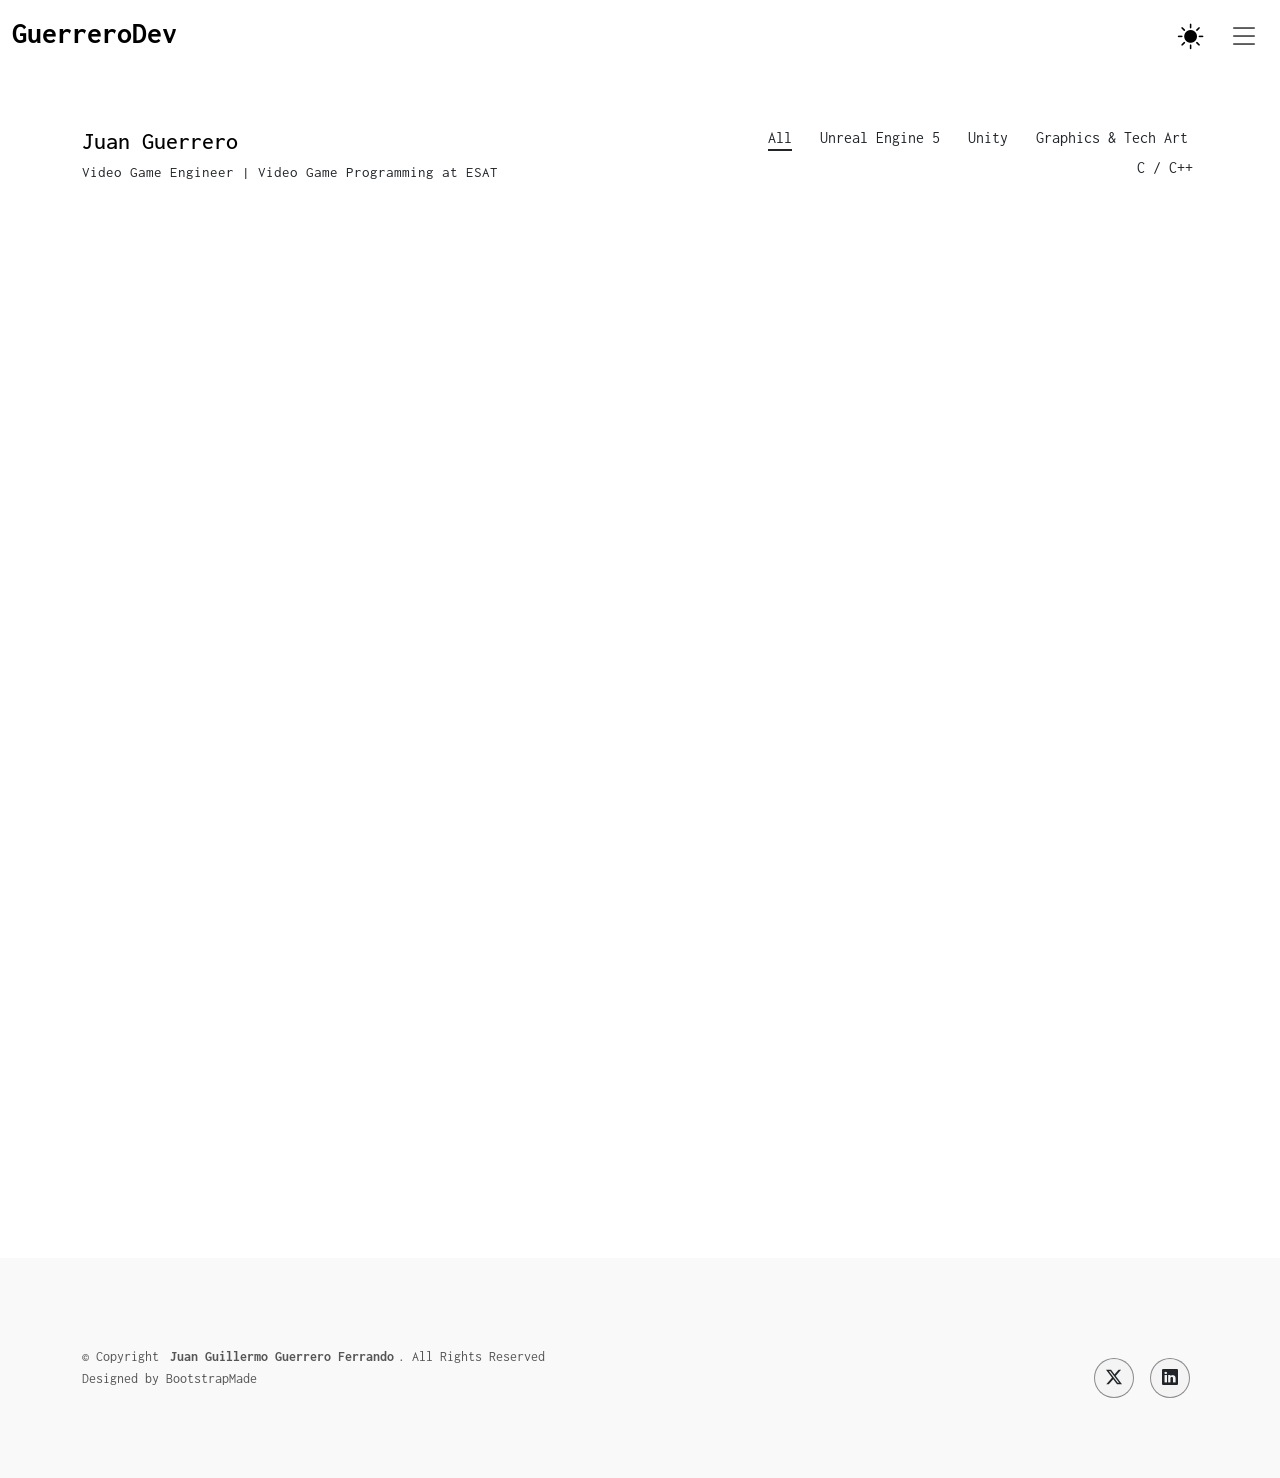
<file: index.html>
<!DOCTYPE html>
<html lang="en">

<head>
  <meta charset="utf-8">
  <meta content="width=device-width, initial-scale=1.0" name="viewport">
  <title>Juan Guerrero - Video Game Engineer</title>
  <meta name="description" content="Portfolio of Juan Guillermo Guerrero, Video Game Engineer and Technical Artist based in Valencia, Spain.">
  <meta name="keywords" content="Video Game Engineer, Technical Artist, C++, C, Unreal Engine, Unity">

  <link href="assets/img/favicon.png?v=2" rel="icon">
  <link href="assets/img/apple-touch-icon.png?v=2" rel="apple-touch-icon">

  <link href="https://fonts.googleapis.com" rel="preconnect">
  <link href="https://fonts.gstatic.com" rel="preconnect" crossorigin>
  <link href="https://fonts.googleapis.com/css2?family=Inconsolata:wght@200;300;400;500;600;700;800;900&display=swap" rel="stylesheet">

  <link href="assets/vendor/bootstrap/css/bootstrap.min.css" rel="stylesheet">
  <link href="assets/vendor/bootstrap-icons/bootstrap-icons.css" rel="stylesheet">
  <link href="assets/vendor/aos/aos.css" rel="stylesheet">
  <link href="assets/vendor/glightbox/css/glightbox.min.css" rel="stylesheet">
  <link href="assets/vendor/swiper/swiper-bundle.min.css" rel="stylesheet">
  
  <link href="assets/css/main.css?v=7" rel="stylesheet">
</head>

<body class="index-page">

<header id="header" class="header d-flex align-items-center sticky-top">
    <div class="container-fluid position-relative d-flex align-items-center justify-content-between">

      <a href="index.html" class="logo d-flex align-items-center">
        <h1 class="sitename">GuerreroDev</h1>
      </a>
      <div class="d-flex align-items-center">
        <button id="theme-toggle" class="theme-btn">
          <i class="bi bi-sun-fill" id="theme-icon"></i>
        </button>
        <nav id="navmenu" class="navmenu">
          <ul>
            <li><a href="index.html" class="active">Portfolio</a></li>
            <li><a href="currently.html">Currently</a></li>
            <li><a href="about.html">About Me</a></li>
            <li><a href="contact.html">Contact</a></li>
          </ul>
          <i class="mobile-nav-toggle d-xl-none bi bi-list"></i>
        </nav>
      </div>
    </div>
  </header>

  <main class="main">

    <section id="portfolio" class="portfolio section">
      <div class="container">
        <div class="isotope-layout" data-default-filter="*" data-layout="masonry" data-sort="original-order">

          <div class="row align-items-center mb-5">
            <div class="col-lg-7 portfolio-info">
              <h3>Juan Guerrero</h3>
              <p>Video Game Engineer | Video Game Programming at ESAT</p>
            </div>
            <div class="col-lg-5 text-center text-lg-end">
              <ul class="portfolio-filters isotope-filters" data-aos="fade-up" data-aos-delay="100">
                <li data-filter="*" class="filter-active">All</li>
                <li data-filter=".filter-ue5">Unreal Engine 5</li>
                <li data-filter=".filter-unity">Unity</li>
                <li data-filter=".filter-graphics">Graphics & Tech Art</li>
                <li data-filter=".filter-c">C / C++</li>
              </ul>
            </div>
          </div>

          <div class="row gy-4 isotope-container" data-aos="fade-up" data-aos-delay="200">

            <div class="col-lg-4 col-md-6 portfolio-item isotope-item filter-ue5">
              <div class="portfolio-content h-100">
               <video src="assets/img/portfolio/dungeon-bound-short.mp4" class="img-fluid" autoplay muted loop playsinline style="width: 100%; aspect-ratio: 16/9; object-fit: cover;"></video>
                <div class="portfolio-info">
                  <h4>Dungeon Bound: The Last Chamber</h4>
                  <p>Co-op Puzzle Adventure | Unreal Engine 5</p>
                  <div>
                    <a href="dungeon-bound.html" title="View Project Details" class="details-link"><i class="bi bi-arrow-right-circle"></i></a>
                  </div>
                </div>
              </div>
            </div>

            <div class="col-lg-4 col-md-6 portfolio-item isotope-item filter-graphics filter-c">
              <div class="portfolio-content h-100">
                <video src="assets/img/portfolio/graphics-engine-short.mp4" class="img-fluid" autoplay muted loop playsinline style="width: 100%; aspect-ratio: 16/9; object-fit: cover;"></video>
                <div class="portfolio-info">
                  <h4>Procedural Graphics Engine</h4>
                  <p>C++ & OpenGL rendering pipeline</p>
                  <div>
                    <a href="graphics-engine.html" title="View Project Details" class="details-link"><i class="bi bi-arrow-right-circle"></i></a>
                  </div>
                </div>
              </div>
            </div>

            <div class="col-lg-4 col-md-6 portfolio-item isotope-item filter-unity filter-graphics">
              <div class="portfolio-content h-100">
                <video src="assets/img/portfolio/hero-rush-short.mp4" class="img-fluid" autoplay muted loop playsinline style="width: 100%; aspect-ratio: 16/9; object-fit: cover;"></video>
                <div class="portfolio-info">
                  <h4>Hero Rush: Odyssey</h4>
                  <p>Top-Down Roguelike | Unity</p>
                  <div>
                    <a href="hero-rush.html" title="View Project Details" class="details-link"><i class="bi bi-arrow-right-circle"></i></a>
                  </div>
                </div>
              </div>
            </div>

            <div class="col-lg-4 col-md-6 portfolio-item isotope-item filter-unity">
              <div class="portfolio-content h-100">
                <video src="assets/img/portfolio/fungitive-short.mp4" class="img-fluid" autoplay muted loop playsinline style="width: 100%; aspect-ratio: 16/9; object-fit: cover;"></video>
                <div class="portfolio-info">
                  <h4>Fungitive</h4>
                  <p>Infinite Runner | Unity</p>
                  <div>
                    <a href="fungitive.html" title="View Project Details" class="details-link"><i class="bi bi-arrow-right-circle"></i></a>
                  </div>
                </div>
              </div>
            </div>

            <div class="col-lg-4 col-md-6 portfolio-item isotope-item filter-unity">
              <div class="portfolio-content h-100">
                <video src="assets/img/portfolio/beyond-the-dust-short.mp4" class="img-fluid" autoplay muted loop playsinline style="width: 100%; aspect-ratio: 16/9; object-fit: cover;"></video>
                <div class="portfolio-info">
                  <h4>Beyond The Dust</h4>
                  <p>Game Jam 2.5D Platformer | Unity</p>
                  <div>
                    <a href="beyond-the-dust.html" title="View Project Details" class="details-link"><i class="bi bi-arrow-right-circle"></i></a>
                  </div>
                </div>
              </div>
            </div>

            <div class="col-lg-4 col-md-6 portfolio-item isotope-item filter-ue5 filter-graphics">
              <div class="portfolio-content h-100">
                <video src="assets/img/portfolio/animations-short.mp4" class="img-fluid" autoplay muted loop playsinline style="width: 100%; aspect-ratio: 16/9; object-fit: cover;"></video>
                <div class="portfolio-info">
                  <h4>Character Animation Pipeline</h4>
                  <p>Technical Art R&D | Unreal Engine 5</p>
                  <div>
                    <a href="character-animation.html" title="View Project Details" class="details-link"><i class="bi bi-arrow-right-circle"></i></a>
                  </div>
                </div>
              </div>
            </div>

            <div class="col-lg-4 col-md-6 portfolio-item isotope-item filter-ue5 filter-graphics">
              <div class="portfolio-content h-100">
                <video src="assets/img/portfolio/technical-art-short.mp4" class="img-fluid" autoplay muted loop playsinline style="width: 100%; aspect-ratio: 16/9; object-fit: cover;"></video>
                <div class="portfolio-info">
                  <h4>Technical Art Environment</h4>
                  <p>Shaders & VFX | Unreal Engine 5</p>
                  <div>
                    <a href="tech-art-environment.html" title="View Project Details" class="details-link"><i class="bi bi-arrow-right-circle"></i></a>
                  </div>
                </div>
              </div>
            </div>

            <div class="col-lg-4 col-md-6 portfolio-item isotope-item filter-ue5">
              <div class="portfolio-content h-100">
                <video src="assets/img/portfolio/colors-labyrinth-short.mp4" class="img-fluid" autoplay muted loop playsinline style="width: 100%; aspect-ratio: 16/9; object-fit: cover;"></video>
                <div class="portfolio-info">
                  <h4>Colors Labyrinth</h4>
                  <p>FPS Puzzle | Unreal Engine 5</p>
                  <div>
                    <a href="colors-labyrinth.html" title="View Project Details" class="details-link"><i class="bi bi-arrow-right-circle"></i></a>
                  </div>
                </div>
              </div>
            </div>

            <div class="col-lg-4 col-md-6 portfolio-item isotope-item filter-c">
              <div class="portfolio-content h-100">
                <video src="assets/img/portfolio/space-invaders-short.mp4" class="img-fluid" autoplay muted loop playsinline style="width: 100%; aspect-ratio: 16/9; object-fit: cover;"></video>
                <div class="portfolio-info">
                  <h4>Space Invaders Clone</h4>
                  <p>Arcade Shooter | C</p>
                  <div>
                    <a href="space-invaders.html" title="View Project Details" class="details-link"><i class="bi bi-arrow-right-circle"></i></a>
                  </div>
                </div>
              </div>
            </div>

            <div class="col-lg-4 col-md-6 portfolio-item isotope-item filter-c">
              <div class="portfolio-content h-100">
                <video src="assets/img/portfolio/asteroids-short.mp4" class="img-fluid" autoplay muted loop playsinline style="width: 100%; aspect-ratio: 16/9; object-fit: cover;"></video>
                <div class="portfolio-info">
                  <h4>Asteroids Clone</h4>
                  <p>Arcade Physics Shooter | C</p>
                  <div>
                    <a href="asteroids.html" title="View Project Details" class="details-link"><i class="bi bi-arrow-right-circle"></i></a>
                  </div>
                </div>
              </div>
            </div>

          </div>
        </div>
      </div>
    </section>

  </main>

  <footer id="footer" class="footer light-background mt-5" style="border-top: none;">
    <div class="container d-flex flex-column flex-md-row justify-content-between align-items-center" style="padding-top: 40px; padding-bottom: 40px;">
      <div class="copyright text-start mb-3 mb-md-0" style="font-size: 0.9rem; color: #555;">
        <p>© <span>Copyright</span> <strong class="px-1 sitename">Juan Guillermo Guerrero Ferrando</strong>. <span>All Rights Reserved</span></p>
        <p class="mb-0">Designed by BootstrapMade</p>
      </div>
      <div class="social-links d-flex">
        <a href="https://twitter.com/jowyguerrero" target="_blank" class="mx-2 text-dark" style="background: #f4f4f4; border-radius: 50%; width: 40px; height: 40px; display: flex; align-items: center; justify-content: center;"><i class="bi bi-twitter-x"></i></a>
        <a href="https://linkedin.com/in/guerrerofe/" target="_blank" class="mx-2 text-dark" style="background: #f4f4f4; border-radius: 50%; width: 40px; height: 40px; display: flex; align-items: center; justify-content: center;"><i class="bi bi-linkedin"></i></a>
      </div>
    </div>
  </footer>

  <a href="#" id="scroll-top" class="scroll-top d-flex align-items-center justify-content-center"><i class="bi bi-arrow-up-short"></i></a>

  <script src="assets/vendor/bootstrap/js/bootstrap.bundle.min.js"></script>
  <script src="assets/vendor/aos/aos.js"></script>
  <script src="assets/vendor/glightbox/js/glightbox.min.js"></script>
  <script src="assets/vendor/imagesloaded/imagesloaded.pkgd.min.js"></script>
  <script src="assets/vendor/isotope-layout/isotope.pkgd.min.js"></script>
  <script src="assets/vendor/swiper/swiper-bundle.min.js"></script>
  <script src="assets/js/main.js"></script>

</body>
</html>
</file>
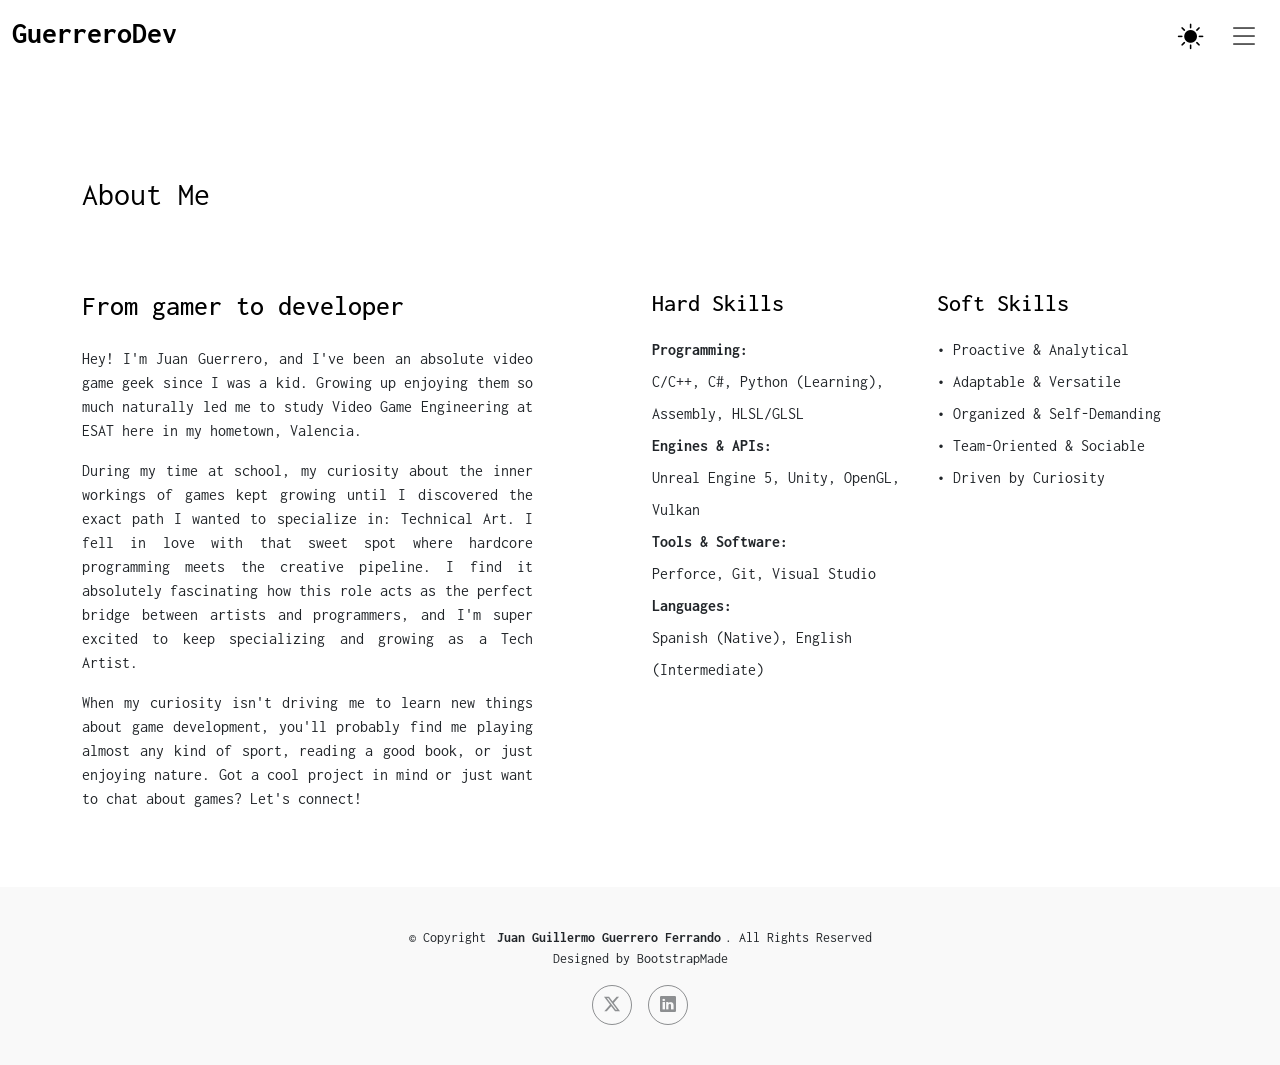
<file: about.html>
<!DOCTYPE html>
<html lang="en">

<head>
  <meta charset="utf-8">
  <meta content="width=device-width, initial-scale=1.0" name="viewport">
  <title>About Me - Juan Guerrero</title>
  <meta name="description" content="About Juan Guillermo Guerrero, Video Game Engineer and Technical Artist.">
  <meta name="keywords" content="Video Game Engineer, Technical Artist, C++, Unreal Engine, Unity">

  <!-- Favicons -->
  <link href="assets/img/favicon.png?v=2" rel="icon">
  <link href="assets/img/apple-touch-icon.png?v=2" rel="apple-touch-icon">

  <!-- Fonts -->
  <link href="https://fonts.googleapis.com" rel="preconnect">
  <link href="https://fonts.gstatic.com" rel="preconnect" crossorigin>
  <link href="https://fonts.googleapis.com/css2?family=Inconsolata:wght@200;300;400;500;600;700;800;900&display=swap" rel="stylesheet">

  <!-- Vendor CSS Files -->
  <link href="assets/vendor/bootstrap/css/bootstrap.min.css" rel="stylesheet">
  <link href="assets/vendor/bootstrap-icons/bootstrap-icons.css" rel="stylesheet">
  <link href="assets/vendor/aos/aos.css" rel="stylesheet">
  <link href="assets/vendor/glightbox/css/glightbox.min.css" rel="stylesheet">
  <link href="assets/vendor/swiper/swiper-bundle.min.css" rel="stylesheet">

  <!-- Main CSS File -->
  <link href="assets/css/main.css?v=5" rel="stylesheet">
</head>

<body class="about-page">

<header id="header" class="header d-flex align-items-center sticky-top">
    <div class="container-fluid position-relative d-flex align-items-center justify-content-between">

      <a href="index.html" class="logo d-flex align-items-center">
        <h1 class="sitename">GuerreroDev</h1>
      </a>
      <div class="d-flex align-items-center">
        <button id="theme-toggle" class="theme-btn">
          <i class="bi bi-sun-fill" id="theme-icon"></i>
        </button>
        <nav id="navmenu" class="navmenu">
          <ul>
            <li><a href="index.html">Portfolio</a></li>
            <li><a href="currently.html">Currently</a></li>
            <li><a href="about.html">About Me</a></li>
            <li><a href="contact.html">Contact</a></li>
          </ul>
          <i class="mobile-nav-toggle d-xl-none bi bi-list"></i>
        </nav>
      </div>
    </div>
  </header>

  <main class="main">

    <!-- About & Skills Section -->
    <section id="about" class="about section" style="margin-top: 50px;">
      <div class="container section-title text-start" data-aos="fade-up" style="text-align: left;">
        <h2>About Me</h2>
      </div>
      
      <div class="container" data-aos="fade-up" data-aos-delay="100">
        <div class="row gy-5">
          
          <div class="col-lg-5 content">
            <h3 class="mb-4">From gamer to developer</h3>
            <p style="text-align: justify;">
              Hey! I'm Juan Guerrero, and I've been an absolute video game geek since I was a kid. Growing up enjoying them so much naturally led me to study Video Game Engineering at ESAT here in my hometown, Valencia.
            </p>
            <p style="text-align: justify;">
              During my time at school, my curiosity about the inner workings of games kept growing until I discovered the exact path I wanted to specialize in: Technical Art. I fell in love with that sweet spot where hardcore programming meets the creative pipeline. I find it absolutely fascinating how this role acts as the perfect bridge between artists and programmers, and I'm super excited to keep specializing and growing as a Tech Artist.
            </p>
            <p style="text-align: justify;">
              When my curiosity isn't driving me to learn new things about game development, you'll probably find me playing almost any kind of sport, reading a good book, or just enjoying nature. Got a cool project in mind or just want to chat about games? Let's connect!
            </p>
          </div>

          <div class="col-lg-6 offset-lg-1">
            <div class="row">
              
              <!-- Hard Skills -->
              <div class="col-md-6 mb-4">
                <h4 class="mb-3">Hard Skills</h4>
                <ul class="list-unstyled" style="line-height: 2;">
                  <li><strong>Programming:</strong><br> C/C++, C#, Python (Learning), Assembly, HLSL/GLSL</li>
                  <li><strong>Engines & APIs:</strong><br> Unreal Engine 5, Unity, OpenGL, Vulkan</li>
                  <li><strong>Tools & Software:</strong><br> Perforce, Git, Visual Studio</li>
                  <li><strong>Languages:</strong><br> Spanish (Native), English (Intermediate)</li>
                </ul>
              </div>

              <!-- Soft Skills -->
              <div class="col-md-6 mb-4">
                <h4 class="mb-3">Soft Skills</h4>
                <ul class="list-unstyled" style="line-height: 2;">
                  <li><strong>&bull;</strong> Proactive & Analytical</li>
                  <li><strong>&bull;</strong> Adaptable & Versatile</li>
                  <li><strong>&bull;</strong> Organized & Self-Demanding</li>
                  <li><strong>&bull;</strong> Team-Oriented & Sociable</li>
                  <li><strong>&bull;</strong> Driven by Curiosity</li>
                </ul>
              </div>

            </div>
          </div>

        </div>
      </div>
    </section>

  </main>

  <!-- Footer -->
  <footer id="footer" class="footer light-background">
    <div class="container">
      <div class="copyright text-center">
        <p>© <span>Copyright</span> <strong class="px-1 sitename">Juan Guillermo Guerrero Ferrando</strong>. <span>All Rights Reserved</span></p>
        <p class="mb-0">Designed by BootstrapMade</p>
      </div>
      <div class="social-links d-flex justify-content-center mt-3">
        <a href="https://twitter.com/jowyguerrero" target="_blank" class="mx-2"><i class="bi bi-twitter-x"></i></a>
        <a href="https://www.linkedin.com/in/guerrerofe/" target="_blank" class="mx-2"><i class="bi bi-linkedin"></i></a>
      </div>
    </div>
  </footer>

  <!-- Scroll Top -->
  <a href="#" id="scroll-top" class="scroll-top d-flex align-items-center justify-content-center"><i class="bi bi-arrow-up-short"></i></a>

  <!-- Vendor JS Files -->
  <script src="assets/vendor/bootstrap/js/bootstrap.bundle.min.js"></script>
  <script src="assets/vendor/aos/aos.js"></script>
  <script src="assets/vendor/glightbox/js/glightbox.min.js"></script>
  <script src="assets/vendor/imagesloaded/imagesloaded.pkgd.min.js"></script>
  <script src="assets/vendor/isotope-layout/isotope.pkgd.min.js"></script>
  <script src="assets/vendor/swiper/swiper-bundle.min.js"></script>

  <!-- Main JS File -->
  <script src="assets/js/main.js"></script>

</body>
</html>
</file>
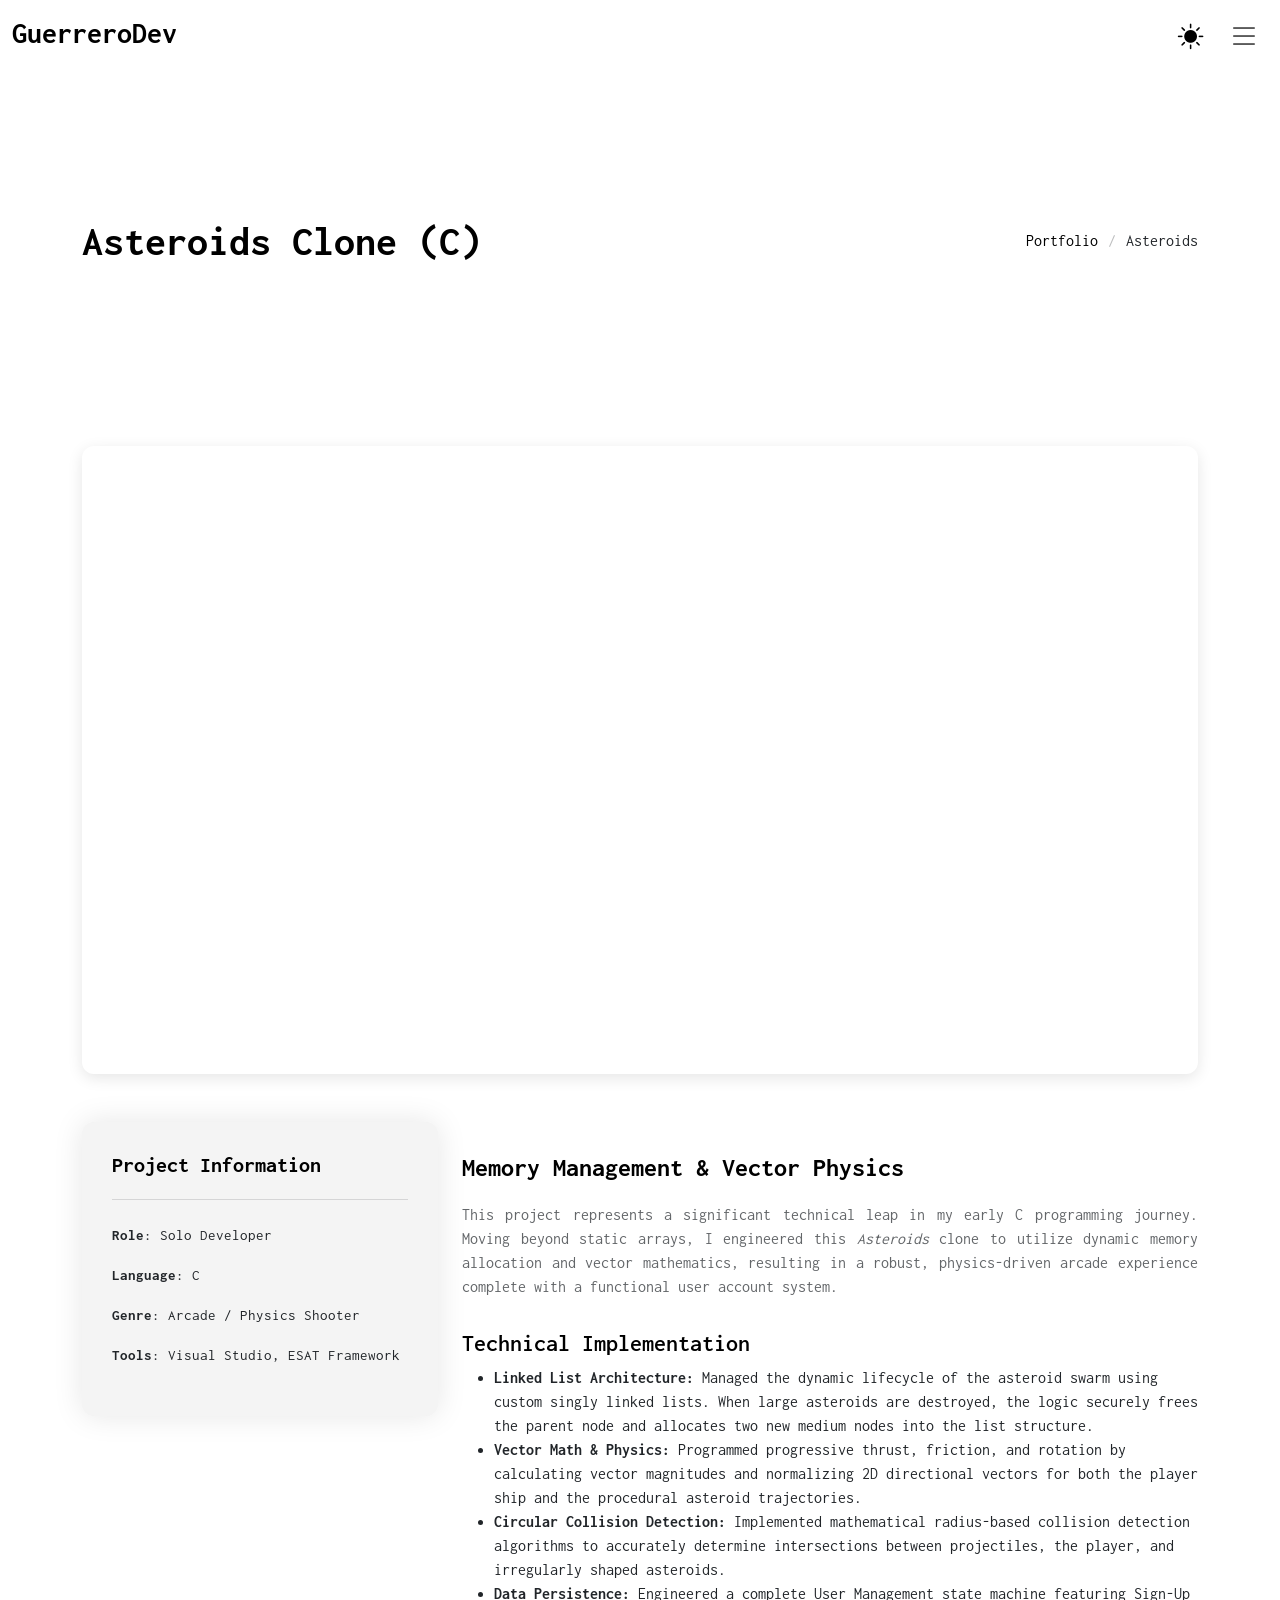
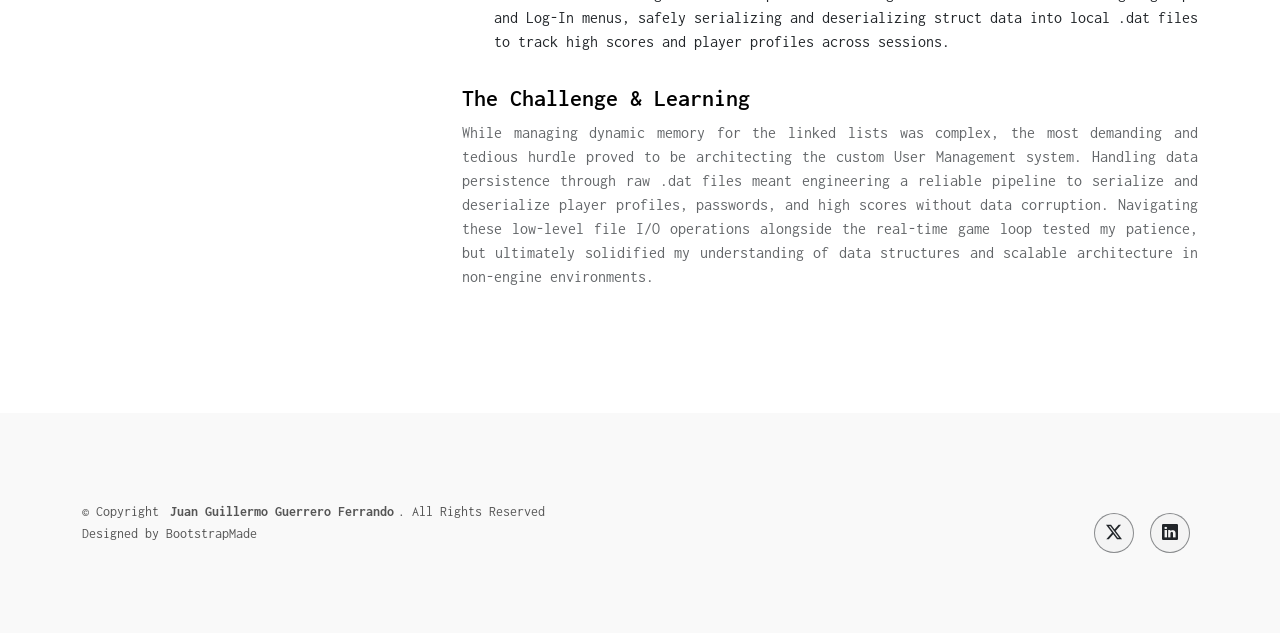
<file: asteroids.html>
<!DOCTYPE html>
<html lang="en">

<head>
  <meta charset="utf-8">
  <meta content="width=device-width, initial-scale=1.0" name="viewport">
  <title>Asteroids (C) - GuerreroDev</title>
  <meta name="description" content="A robust Asteroids clone developed in C, featuring linked list entity management and data persistence.">
  <meta name="keywords" content="C Programming, Linked Lists, Asteroids, Video Game Engineer">

  <!-- Favicons -->
  <link href="assets/img/favicon.png?v=2" rel="icon">
  <link href="assets/img/apple-touch-icon.png?v=2" rel="apple-touch-icon"> 

  <!-- Fonts -->
  <link href="https://fonts.googleapis.com" rel="preconnect">
  <link href="https://fonts.gstatic.com" rel="preconnect" crossorigin>
  <link href="https://fonts.googleapis.com/css2?family=Inconsolata:wght@200;300;400;500;600;700;800;900&display=swap" rel="stylesheet">

  <!-- Vendor CSS Files -->
  <link href="assets/vendor/bootstrap/css/bootstrap.min.css" rel="stylesheet">
  <link href="assets/vendor/bootstrap-icons/bootstrap-icons.css" rel="stylesheet">
  <link href="assets/vendor/aos/aos.css" rel="stylesheet">
  <link href="assets/vendor/glightbox/css/glightbox.min.css" rel="stylesheet">
  <link href="assets/vendor/swiper/swiper-bundle.min.css" rel="stylesheet">

  <!-- Main CSS File -->
  <link href="assets/css/main.css?v=7" rel="stylesheet">
</head>

<body class="portfolio-details-page">

<header id="header" class="header d-flex align-items-center sticky-top">
    <div class="container-fluid position-relative d-flex align-items-center justify-content-between">

      <a href="index.html" class="logo d-flex align-items-center">
        <h1 class="sitename">GuerreroDev</h1>
      </a>
      <div class="d-flex align-items-center">
        <button id="theme-toggle" class="theme-btn">
          <i class="bi bi-sun-fill" id="theme-icon"></i>
        </button>
        <nav id="navmenu" class="navmenu">
          <ul>
            <li><a href="index.html">Portfolio</a></li>
            <li><a href="currently.html">Currently</a></li>
            <li><a href="about.html">About Me</a></li>
            <li><a href="contact.html">Contact</a></li>
          </ul>
          <i class="mobile-nav-toggle d-xl-none bi bi-list"></i>
        </nav>
      </div>
    </div>
  </header>

  <main class="main">

    <!-- Page Title -->
    <div class="page-title" data-aos="fade">
      <div class="container d-lg-flex justify-content-between align-items-center" style="margin-top: 30px;">
        <h1 class="mb-2 mb-lg-0">Asteroids Clone (C)</h1>
        <nav class="breadcrumbs">
          <ol>
            <li><a href="index.html">Portfolio</a></li>
            <li class="current">Asteroids</li>
          </ol>
        </nav>
      </div>
    </div>

    <!-- Portfolio Details Section -->
    <section id="portfolio-details" class="portfolio-details section">
      <div class="container" data-aos="fade-up" data-aos-delay="100">

        <!-- Video Reel Area -->
        <div class="row mb-5">
          <div class="col-12">
            <div class="video-container" style="position: relative; padding-bottom: 56.25%; height: 0; overflow: hidden; border-radius: 12px; box-shadow: 0 4px 15px rgba(0,0,0,0.1);">
              <iframe src="https://www.youtube.com/embed/7d35xP8bmMg" 
                      style="position: absolute; top: 0; left: 0; width: 100%; height: 100%; border: 0;" 
                      allow="accelerometer; autoplay; clipboard-write; encrypted-media; gyroscope; picture-in-picture" 
                      allowfullscreen>
              </iframe>
            </div>
          </div>
        </div>

        <div class="row gy-4">
          <!-- Project Info Sidebar -->
          <div class="col-lg-4">
            <div class="portfolio-info" style="background-color: #f4f4f4; padding: 30px; border-radius: 12px;">
              <h3 style="margin-bottom: 20px; font-weight: 700;">Project Information</h3>
              <ul style="list-style: none; padding: 0; line-height: 2;">
                <li><strong>Role</strong>: Solo Developer</li>
                <li><strong>Language</strong>: C</li>
                <li><strong>Genre</strong>: Arcade / Physics Shooter</li>
                <li><strong>Tools</strong>: Visual Studio, ESAT Framework</li>
              </ul>
            </div>
          </div>

          <!-- Project Description & Tasks -->
          <div class="col-lg-8">
            <div class="portfolio-description">
              <h2 style="font-weight: 700; margin-bottom: 20px;">Memory Management & Vector Physics</h2>
              <p style="text-align: justify;">
                This project represents a significant technical leap in my early C programming journey. Moving beyond static arrays, I engineered this <em>Asteroids</em> clone to utilize dynamic memory allocation and vector mathematics, resulting in a robust, physics-driven arcade experience complete with a functional user account system.
              </p>
              
              <h4 style="margin-top: 30px; font-weight: 600;">Technical Implementation</h4>
              <ul>
                <li><strong>Linked List Architecture:</strong> Managed the dynamic lifecycle of the asteroid swarm using custom singly linked lists. When large asteroids are destroyed, the logic securely frees the parent node and allocates two new medium nodes into the list structure.</li>
                <li><strong>Vector Math & Physics:</strong> Programmed progressive thrust, friction, and rotation by calculating vector magnitudes and normalizing 2D directional vectors for both the player ship and the procedural asteroid trajectories.</li>
                <li><strong>Circular Collision Detection:</strong> Implemented mathematical radius-based collision detection algorithms to accurately determine intersections between projectiles, the player, and irregularly shaped asteroids.</li>
                <li><strong>Data Persistence:</strong> Engineered a complete User Management state machine featuring Sign-Up and Log-In menus, safely serializing and deserializing struct data into local .dat files to track high scores and player profiles across sessions.</li>
              </ul>

              <h4 style="margin-top: 30px; font-weight: 600;">The Challenge & Learning</h4>
              <p style="text-align: justify;">
                While managing dynamic memory for the linked lists was complex, the most demanding and tedious hurdle proved to be architecting the custom User Management system. Handling data persistence through raw .dat files meant engineering a reliable pipeline to serialize and deserialize player profiles, passwords, and high scores without data corruption. Navigating these low-level file I/O operations alongside the real-time game loop tested my patience, but ultimately solidified my understanding of data structures and scalable architecture in non-engine environments.
              </p>
            </div>
          </div>
        </div>

      </div>
    </section>
  </main>

  <footer id="footer" class="footer light-background mt-5" style="border-top: none;">
    <div class="container d-flex flex-column flex-md-row justify-content-between align-items-center" style="padding-top: 40px; padding-bottom: 40px;">
      <div class="copyright text-start mb-3 mb-md-0" style="font-size: 0.9rem; color: #555;">
        <p>© <span>Copyright</span> <strong class="px-1 sitename">Juan Guillermo Guerrero Ferrando</strong>. <span>All Rights Reserved</span></p>
        <p class="mb-0">Designed by BootstrapMade</p>
      </div>
      <div class="social-links d-flex">
        <a href="https://twitter.com/jowyguerrero" target="_blank" class="mx-2 text-dark" style="background: #f4f4f4; border-radius: 50%; width: 40px; height: 40px; display: flex; align-items: center; justify-content: center;"><i class="bi bi-twitter-x"></i></a>
        <a href="https://linkedin.com/in/guerrerofe/" target="_blank" class="mx-2 text-dark" style="background: #f4f4f4; border-radius: 50%; width: 40px; height: 40px; display: flex; align-items: center; justify-content: center;"><i class="bi bi-linkedin"></i></a>
      </div>
    </div>
  </footer>

  <a href="#" id="scroll-top" class="scroll-top d-flex align-items-center justify-content-center"><i class="bi bi-arrow-up-short"></i></a>

  <!-- Vendor JS Files -->
  <script src="assets/vendor/bootstrap/js/bootstrap.bundle.min.js"></script>
  <script src="assets/vendor/aos/aos.js"></script>
  <script src="assets/vendor/glightbox/js/glightbox.min.js"></script>
  <script src="assets/vendor/imagesloaded/imagesloaded.pkgd.min.js"></script>
  <script src="assets/vendor/isotope-layout/isotope.pkgd.min.js"></script>
  <script src="assets/vendor/swiper/swiper-bundle.min.js"></script>

  <!-- Main JS File -->
  <script src="assets/js/main.js"></script>

</body>
</html>
</file>
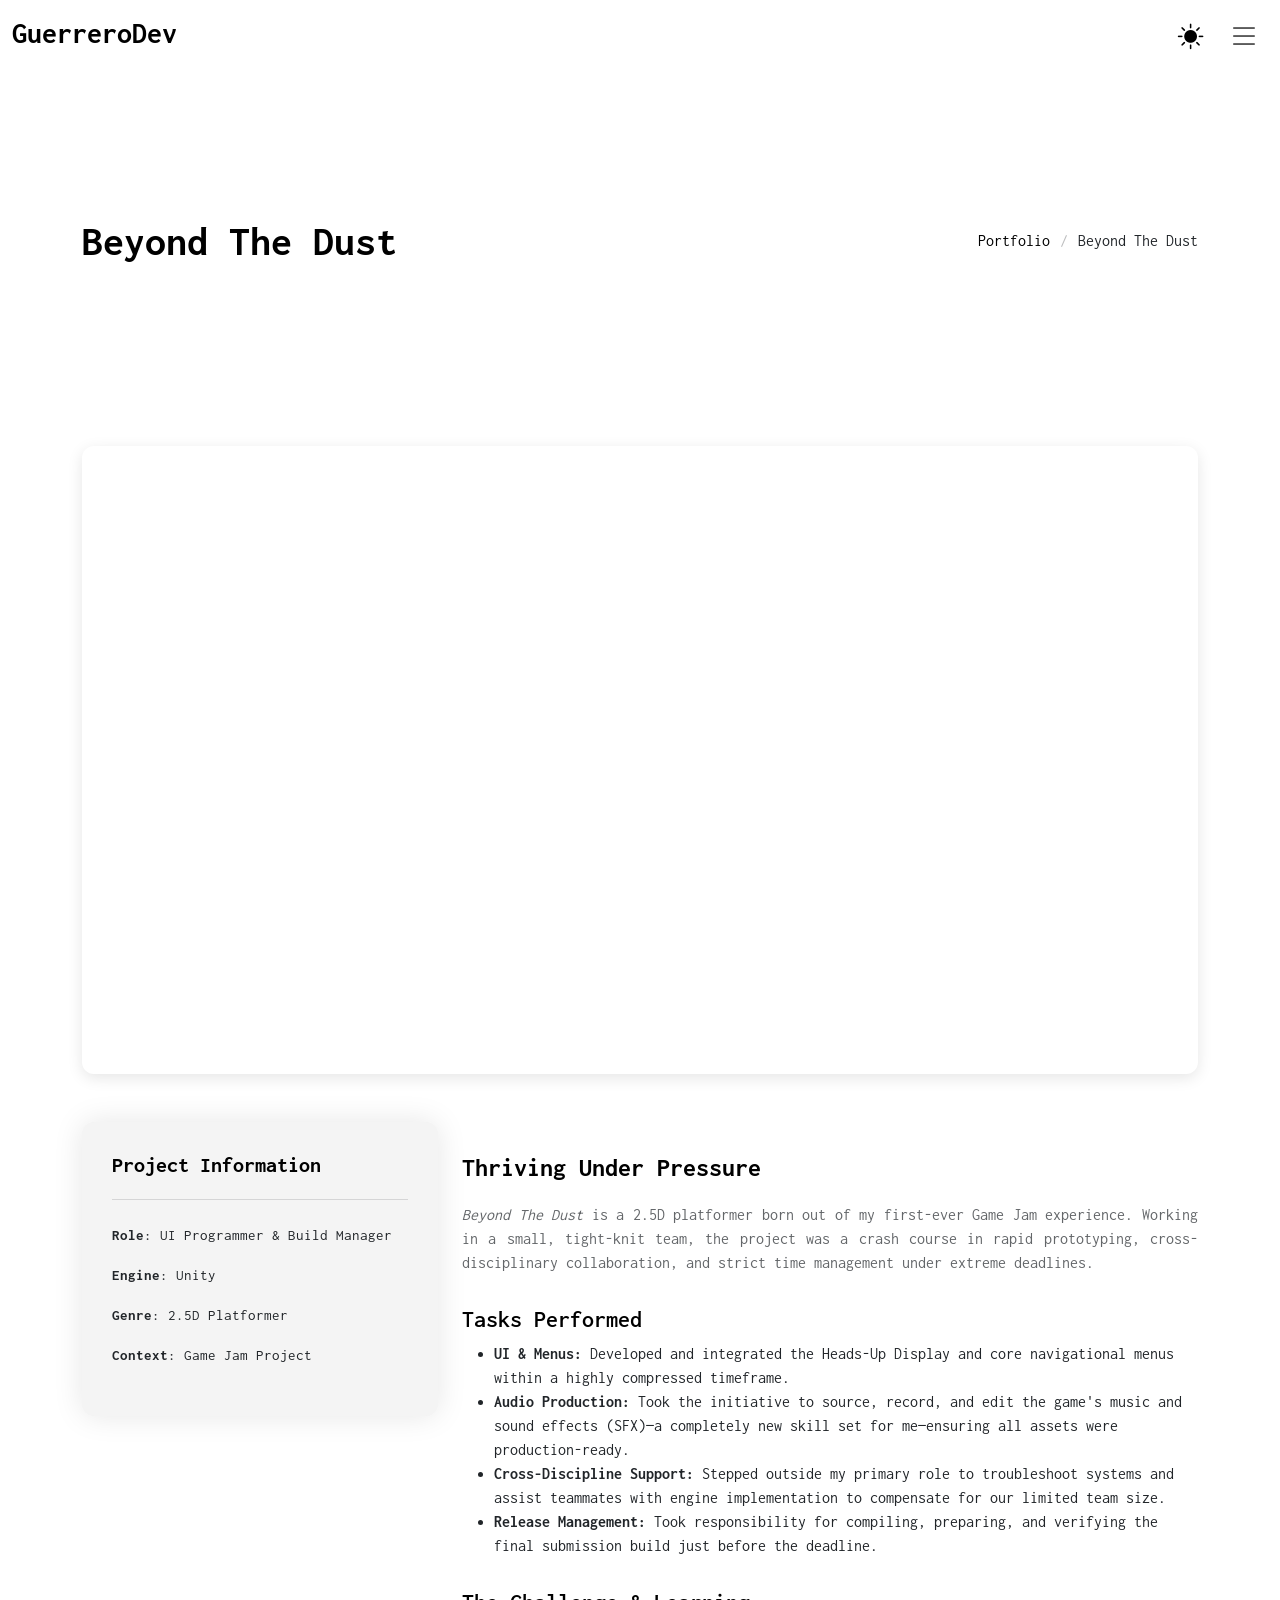
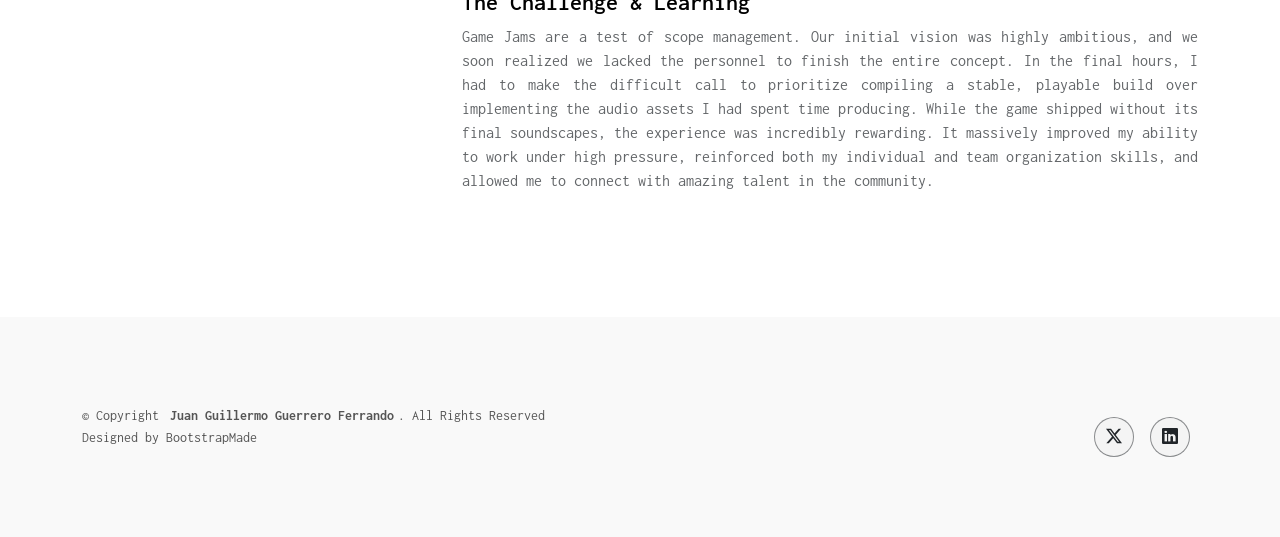
<file: beyond-the-dust.html>
<!DOCTYPE html>
<html lang="en">

<head>
  <meta charset="utf-8">
  <meta content="width=device-width, initial-scale=1.0" name="viewport">
  <title>Beyond The Dust - GuerreroDev</title>
  <meta name="description" content="Beyond The Dust - A 2.5D Platformer created during a Game Jam, focusing on UI, audio production, and build management.">
  <meta name="keywords" content="Unity, C#, Game Jam, 2.5D Platformer, UI Programmer, Portfolio">

  <!-- Favicons -->
  <link href="assets/img/favicon.png?v=2" rel="icon">
  <link href="assets/img/apple-touch-icon.png?v=2" rel="apple-touch-icon">

  <!-- Fonts -->
  <link href="https://fonts.googleapis.com" rel="preconnect">
  <link href="https://fonts.gstatic.com" rel="preconnect" crossorigin>
  <link href="https://fonts.googleapis.com/css2?family=Inconsolata:wght@200;300;400;500;600;700;800;900&display=swap" rel="stylesheet">

  <!-- Vendor CSS Files -->
  <link href="assets/vendor/bootstrap/css/bootstrap.min.css" rel="stylesheet">
  <link href="assets/vendor/bootstrap-icons/bootstrap-icons.css" rel="stylesheet">
  <link href="assets/vendor/aos/aos.css" rel="stylesheet">
  <link href="assets/vendor/glightbox/css/glightbox.min.css" rel="stylesheet">
  <link href="assets/vendor/swiper/swiper-bundle.min.css" rel="stylesheet">

  <!-- Main CSS File -->
  <link href="assets/css/main.css?v=5" rel="stylesheet">
</head>

<body class="portfolio-details-page">

<header id="header" class="header d-flex align-items-center sticky-top">
    <div class="container-fluid position-relative d-flex align-items-center justify-content-between">

      <a href="index.html" class="logo d-flex align-items-center">
        <h1 class="sitename">GuerreroDev</h1>
      </a>
      <div class="d-flex align-items-center">
        <button id="theme-toggle" class="theme-btn">
          <i class="bi bi-sun-fill" id="theme-icon"></i>
        </button>
          <nav id="navmenu" class="navmenu">
          <ul>
            <li><a href="index.html">Portfolio</a></li>
            <li><a href="currently.html">Currently</a></li>
            <li><a href="about.html">About Me</a></li>
            <li><a href="contact.html">Contact</a></li>
          </ul>
          <i class="mobile-nav-toggle d-xl-none bi bi-list"></i>
        </nav>
      </div>
    </div>
  </header>

  <main class="main">

    <!-- Page Title -->
    <div class="page-title" data-aos="fade">
      <div class="container d-lg-flex justify-content-between align-items-center" style="margin-top: 30px;">
        <h1 class="mb-2 mb-lg-0">Beyond The Dust</h1>
        <nav class="breadcrumbs">
          <ol>
            <li><a href="index.html">Portfolio</a></li>
            <li class="current">Beyond The Dust</li>
          </ol>
        </nav>
      </div>
    </div>

    <!-- Portfolio Details Section -->
    <section id="portfolio-details" class="portfolio-details section">
      <div class="container" data-aos="fade-up" data-aos-delay="100">

        <!-- Video Area -->
        <div class="row mb-5">
          <div class="col-12">
            <div class="video-container" style="position: relative; padding-bottom: 56.25%; height: 0; overflow: hidden; border-radius: 12px; box-shadow: 0 4px 15px rgba(0,0,0,0.1);">
              <iframe src="https://www.youtube.com/embed/tw74Gvbzn_4" 
                      style="position: absolute; top: 0; left: 0; width: 100%; height: 100%; border: 0;" 
                      allow="accelerometer; autoplay; clipboard-write; encrypted-media; gyroscope; picture-in-picture" 
                      allowfullscreen>
              </iframe>
            </div>
          </div>
        </div>

        <div class="row gy-4">
          <!-- Project Info Sidebar -->
          <div class="col-lg-4">
            <div class="portfolio-info" style="background-color: #f4f4f4; padding: 30px; border-radius: 12px;">
              <h3 style="margin-bottom: 20px; font-weight: 700;">Project Information</h3>
              <ul style="list-style: none; padding: 0; line-height: 2;">
                <li><strong>Role</strong>: UI Programmer & Build Manager</li>
                <li><strong>Engine</strong>: Unity</li>
                <li><strong>Genre</strong>: 2.5D Platformer</li>
                <li><strong>Context</strong>: Game Jam Project</li>
              </ul>
            </div>
          </div>

          <!-- Project Description & Tasks -->
          <div class="col-lg-8">
            <div class="portfolio-description">
              <h2 style="font-weight: 700; margin-bottom: 20px;">Thriving Under Pressure</h2>
              <p style="text-align: justify;">
                <em>Beyond The Dust</em> is a 2.5D platformer born out of my first-ever Game Jam experience. Working in a small, tight-knit team, the project was a crash course in rapid prototyping, cross-disciplinary collaboration, and strict time management under extreme deadlines.
              </p>
              
              <h4 style="margin-top: 30px; font-weight: 600;">Tasks Performed</h4>
              <ul>
                <li><strong>UI & Menus:</strong> Developed and integrated the Heads-Up Display and core navigational menus within a highly compressed timeframe.</li>
                <li><strong>Audio Production:</strong> Took the initiative to source, record, and edit the game's music and sound effects (SFX)—a completely new skill set for me—ensuring all assets were production-ready.</li>
                <li><strong>Cross-Discipline Support:</strong> Stepped outside my primary role to troubleshoot systems and assist teammates with engine implementation to compensate for our limited team size.</li>
                <li><strong>Release Management:</strong> Took responsibility for compiling, preparing, and verifying the final submission build just before the deadline.</li>
              </ul>

              <h4 style="margin-top: 30px; font-weight: 600;">The Challenge & Learning</h4>
              <p style="text-align: justify;">
                Game Jams are a test of scope management. Our initial vision was highly ambitious, and we soon realized we lacked the personnel to finish the entire concept. In the final hours, I had to make the difficult call to prioritize compiling a stable, playable build over implementing the audio assets I had spent time producing. While the game shipped without its final soundscapes, the experience was incredibly rewarding. It massively improved my ability to work under high pressure, reinforced both my individual and team organization skills, and allowed me to connect with amazing talent in the community.
              </p>
            </div>
          </div>
        </div>

      </div>
    </section>
  </main>

  <footer id="footer" class="footer light-background mt-5" style="border-top: none;">
    <div class="container d-flex flex-column flex-md-row justify-content-between align-items-center" style="padding-top: 40px; padding-bottom: 40px;">
      <div class="copyright text-start mb-3 mb-md-0" style="font-size: 0.9rem; color: #555;">
        <p>© <span>Copyright</span> <strong class="px-1 sitename">Juan Guillermo Guerrero Ferrando</strong>. <span>All Rights Reserved</span></p>
        <p class="mb-0">Designed by BootstrapMade</p>
      </div>
      <div class="social-links d-flex">
        <a href="https://twitter.com/jowyguerrero" target="_blank" class="mx-2 text-dark" style="background: #f4f4f4; border-radius: 50%; width: 40px; height: 40px; display: flex; align-items: center; justify-content: center;"><i class="bi bi-twitter-x"></i></a>
        <a href="https://linkedin.com/in/guerrerofe/" target="_blank" class="mx-2 text-dark" style="background: #f4f4f4; border-radius: 50%; width: 40px; height: 40px; display: flex; align-items: center; justify-content: center;"><i class="bi bi-linkedin"></i></a>
      </div>
    </div>
  </footer>

  <a href="#" id="scroll-top" class="scroll-top d-flex align-items-center justify-content-center"><i class="bi bi-arrow-up-short"></i></a>

  <script src="assets/vendor/bootstrap/js/bootstrap.bundle.min.js"></script>
  <script src="assets/vendor/aos/aos.js"></script>
  <script src="assets/vendor/glightbox/js/glightbox.min.js"></script>
  <script src="assets/vendor/imagesloaded/imagesloaded.pkgd.min.js"></script>
  <script src="assets/vendor/isotope-layout/isotope.pkgd.min.js"></script>
  <script src="assets/vendor/swiper/swiper-bundle.min.js"></script>
  <script src="assets/js/main.js"></script>

</body>
</html>
</file>
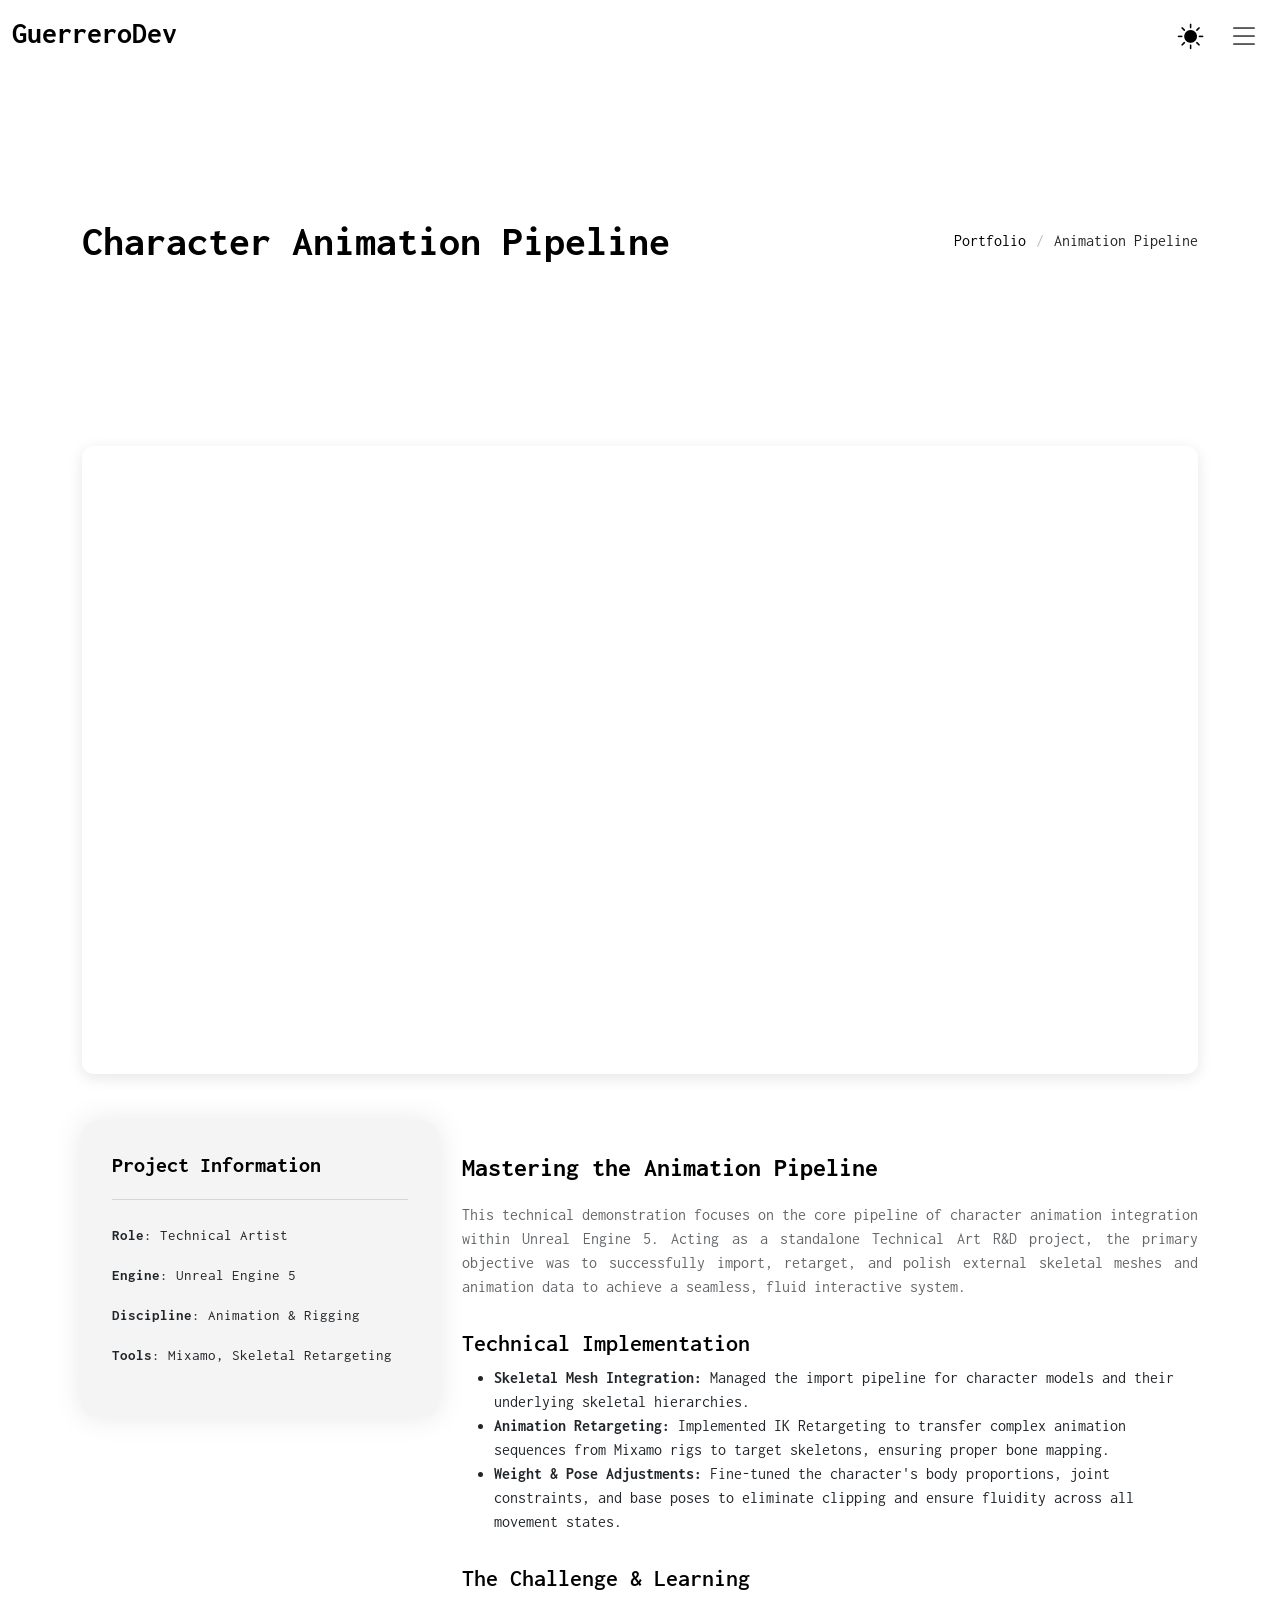
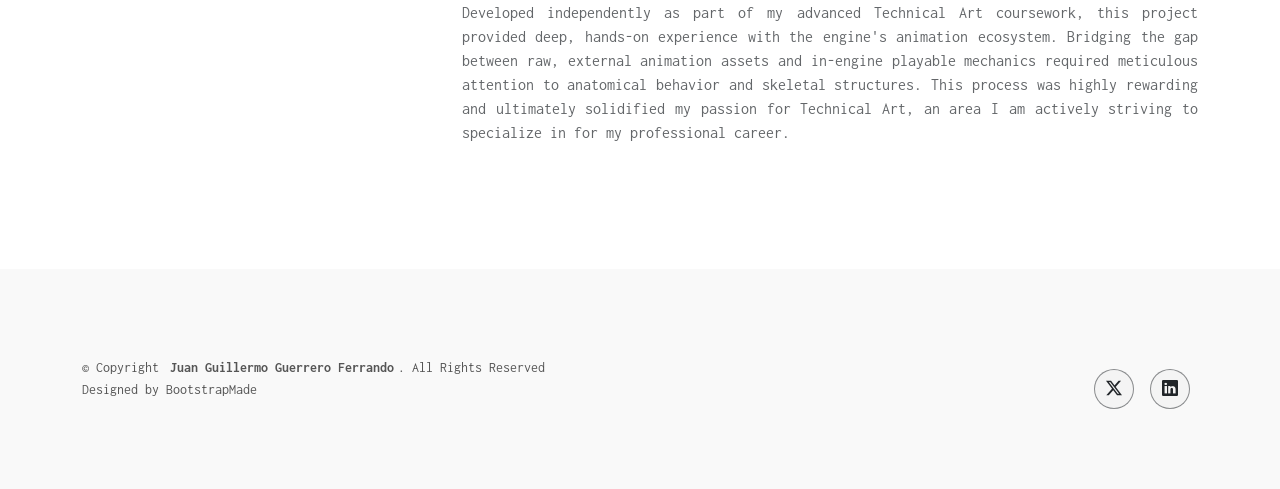
<file: character-animation.html>
<!DOCTYPE html>
<html lang="en">

<head>
  <meta charset="utf-8">
  <meta content="width=device-width, initial-scale=1.0" name="viewport">
  <title>Character Animation Pipeline - GuerreroDev</title>
  <meta name="description" content="Technical Art demonstration focusing on skeletal retargeting and animation implementation in Unreal Engine 5.">
  <meta name="keywords" content="Unreal Engine 5, Technical Art, Animation Retargeting, Rigging, Mixamo, Portfolio">

  <!-- Favicons -->
  <link href="assets/img/favicon.png?v=2" rel="icon">
  <link href="assets/img/apple-touch-icon.png?v=2" rel="apple-touch-icon">

  <!-- Fonts -->
  <link href="https://fonts.googleapis.com" rel="preconnect">
  <link href="https://fonts.gstatic.com" rel="preconnect" crossorigin>
  <link href="https://fonts.googleapis.com/css2?family=Inconsolata:wght@200;300;400;500;600;700;800;900&display=swap" rel="stylesheet">

  <!-- Vendor CSS Files -->
  <link href="assets/vendor/bootstrap/css/bootstrap.min.css" rel="stylesheet">
  <link href="assets/vendor/bootstrap-icons/bootstrap-icons.css" rel="stylesheet">
  <link href="assets/vendor/aos/aos.css" rel="stylesheet">
  <link href="assets/vendor/glightbox/css/glightbox.min.css" rel="stylesheet">
  <link href="assets/vendor/swiper/swiper-bundle.min.css" rel="stylesheet">

  <!-- Main CSS File -->
  <link href="assets/css/main.css?v=5" rel="stylesheet">
</head>

<body class="portfolio-details-page">

<header id="header" class="header d-flex align-items-center sticky-top">
    <div class="container-fluid position-relative d-flex align-items-center justify-content-between">

      <a href="index.html" class="logo d-flex align-items-center">
        <h1 class="sitename">GuerreroDev</h1>
      </a>
      <div class="d-flex align-items-center">
        <button id="theme-toggle" class="theme-btn">
          <i class="bi bi-sun-fill" id="theme-icon"></i>
        </button>
        <nav id="navmenu" class="navmenu">
          <ul>
            <li><a href="index.html">Portfolio</a></li>
            <li><a href="currently.html">Currently</a></li>
            <li><a href="about.html">About Me</a></li>
            <li><a href="contact.html">Contact</a></li>
          </ul>
          <i class="mobile-nav-toggle d-xl-none bi bi-list"></i>
        </nav>
      </div>
    </div>
  </header>

  <main class="main">

    <!-- Page Title -->
    <div class="page-title" data-aos="fade">
      <div class="container d-lg-flex justify-content-between align-items-center" style="margin-top: 30px;">
        <h1 class="mb-2 mb-lg-0">Character Animation Pipeline</h1>
        <nav class="breadcrumbs">
          <ol>
            <li><a href="index.html">Portfolio</a></li>
            <li class="current">Animation Pipeline</li>
          </ol>
        </nav>
      </div>
    </div>

    <!-- Portfolio Details Section -->
    <section id="portfolio-details" class="portfolio-details section">
      <div class="container" data-aos="fade-up" data-aos-delay="100">

        <!-- Video Area -->
        <div class="row mb-5">
          <div class="col-12">
            <div class="video-container" style="position: relative; padding-bottom: 56.25%; height: 0; overflow: hidden; border-radius: 12px; box-shadow: 0 4px 15px rgba(0,0,0,0.1);">
              <iframe src="https://www.youtube.com/embed/sbmhMTWsXVI" 
                      style="position: absolute; top: 0; left: 0; width: 100%; height: 100%; border: 0;" 
                      allow="accelerometer; autoplay; clipboard-write; encrypted-media; gyroscope; picture-in-picture" 
                      allowfullscreen>
              </iframe>
            </div>
          </div>
        </div>

        <div class="row gy-4">
          <!-- Project Info Sidebar -->
          <div class="col-lg-4">
            <div class="portfolio-info" style="background-color: #f4f4f4; padding: 30px; border-radius: 12px;">
              <h3 style="margin-bottom: 20px; font-weight: 700;">Project Information</h3>
              <ul style="list-style: none; padding: 0; line-height: 2;">
                <li><strong>Role</strong>: Technical Artist</li>
                <li><strong>Engine</strong>: Unreal Engine 5</li>
                <li><strong>Discipline</strong>: Animation & Rigging</li>
                <li><strong>Tools</strong>: Mixamo, Skeletal Retargeting</li>
              </ul>
            </div>
          </div>

          <!-- Project Description & Tasks -->
          <div class="col-lg-8">
            <div class="portfolio-description">
              <h2 style="font-weight: 700; margin-bottom: 20px;">Mastering the Animation Pipeline</h2>
              <p style="text-align: justify;">
                This technical demonstration focuses on the core pipeline of character animation integration within Unreal Engine 5. Acting as a standalone Technical Art R&D project, the primary objective was to successfully import, retarget, and polish external skeletal meshes and animation data to achieve a seamless, fluid interactive system.
              </p>
              
              <h4 style="margin-top: 30px; font-weight: 600;">Technical Implementation</h4>
              <ul>
                <li><strong>Skeletal Mesh Integration:</strong> Managed the import pipeline for character models and their underlying skeletal hierarchies.</li>
                <li><strong>Animation Retargeting:</strong> Implemented IK Retargeting to transfer complex animation sequences from Mixamo rigs to target skeletons, ensuring proper bone mapping.</li>
                <li><strong>Weight & Pose Adjustments:</strong> Fine-tuned the character's body proportions, joint constraints, and base poses to eliminate clipping and ensure fluidity across all movement states.</li>
              </ul>

              <h4 style="margin-top: 30px; font-weight: 600;">The Challenge & Learning</h4>
              <p style="text-align: justify;">
                Developed independently as part of my advanced Technical Art coursework, this project provided deep, hands-on experience with the engine's animation ecosystem. Bridging the gap between raw, external animation assets and in-engine playable mechanics required meticulous attention to anatomical behavior and skeletal structures. This process was highly rewarding and ultimately solidified my passion for Technical Art, an area I am actively striving to specialize in for my professional career.
              </p>
            </div>
          </div>
        </div>

      </div>
    </section>
  </main>

  <footer id="footer" class="footer light-background mt-5" style="border-top: none;">
    <div class="container d-flex flex-column flex-md-row justify-content-between align-items-center" style="padding-top: 40px; padding-bottom: 40px;">
      <div class="copyright text-start mb-3 mb-md-0" style="font-size: 0.9rem; color: #555;">
        <p>© <span>Copyright</span> <strong class="px-1 sitename">Juan Guillermo Guerrero Ferrando</strong>. <span>All Rights Reserved</span></p>
        <p class="mb-0">Designed by BootstrapMade</p>
      </div>
      <div class="social-links d-flex">
        <a href="https://twitter.com/jowyguerrero" target="_blank" class="mx-2 text-dark" style="background: #f4f4f4; border-radius: 50%; width: 40px; height: 40px; display: flex; align-items: center; justify-content: center;"><i class="bi bi-twitter-x"></i></a>
        <a href="https://linkedin.com/in/guerrerofe/" target="_blank" class="mx-2 text-dark" style="background: #f4f4f4; border-radius: 50%; width: 40px; height: 40px; display: flex; align-items: center; justify-content: center;"><i class="bi bi-linkedin"></i></a>
      </div>
    </div>
  </footer>

  <a href="#" id="scroll-top" class="scroll-top d-flex align-items-center justify-content-center"><i class="bi bi-arrow-up-short"></i></a>

  <script src="assets/vendor/bootstrap/js/bootstrap.bundle.min.js"></script>
  <script src="assets/vendor/aos/aos.js"></script>
  <script src="assets/vendor/glightbox/js/glightbox.min.js"></script>
  <script src="assets/vendor/imagesloaded/imagesloaded.pkgd.min.js"></script>
  <script src="assets/vendor/isotope-layout/isotope.pkgd.min.js"></script>
  <script src="assets/vendor/swiper/swiper-bundle.min.js"></script>
  <script src="assets/js/main.js"></script>

</body>
</html>
</file>
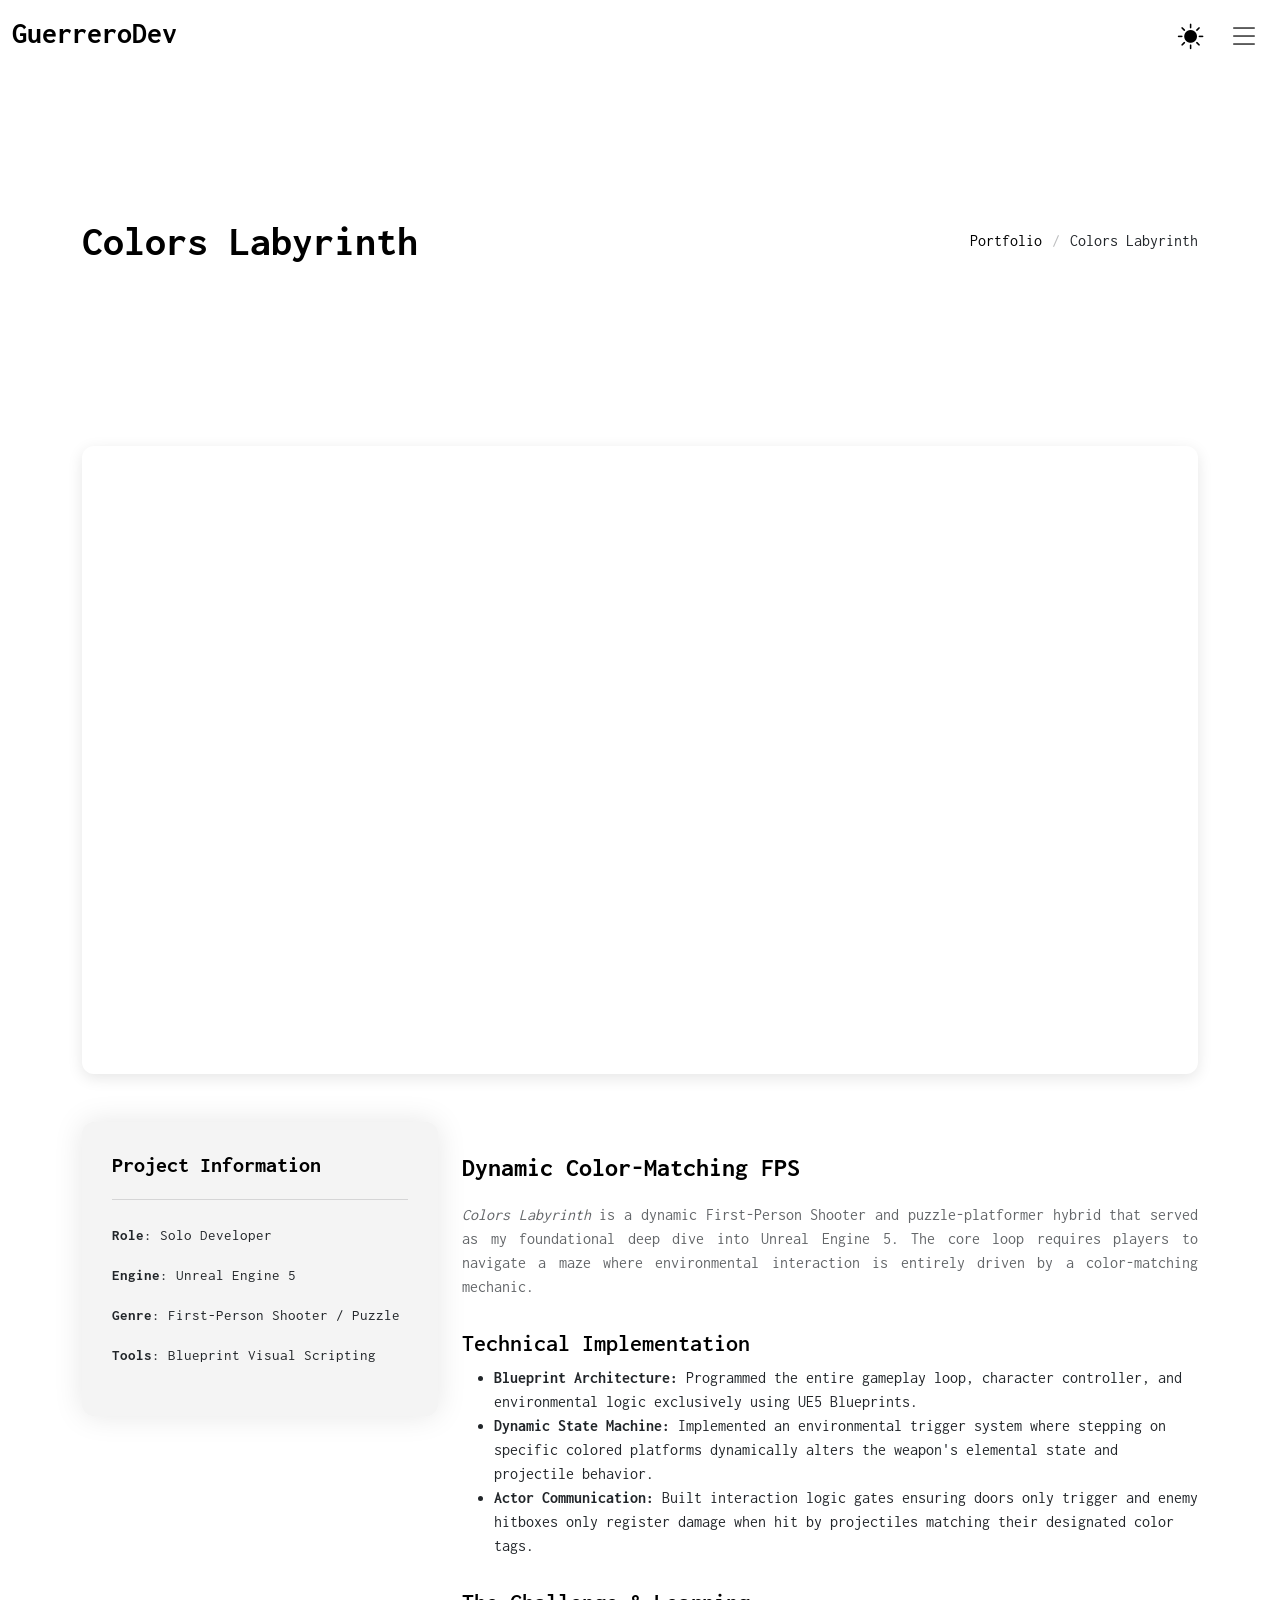
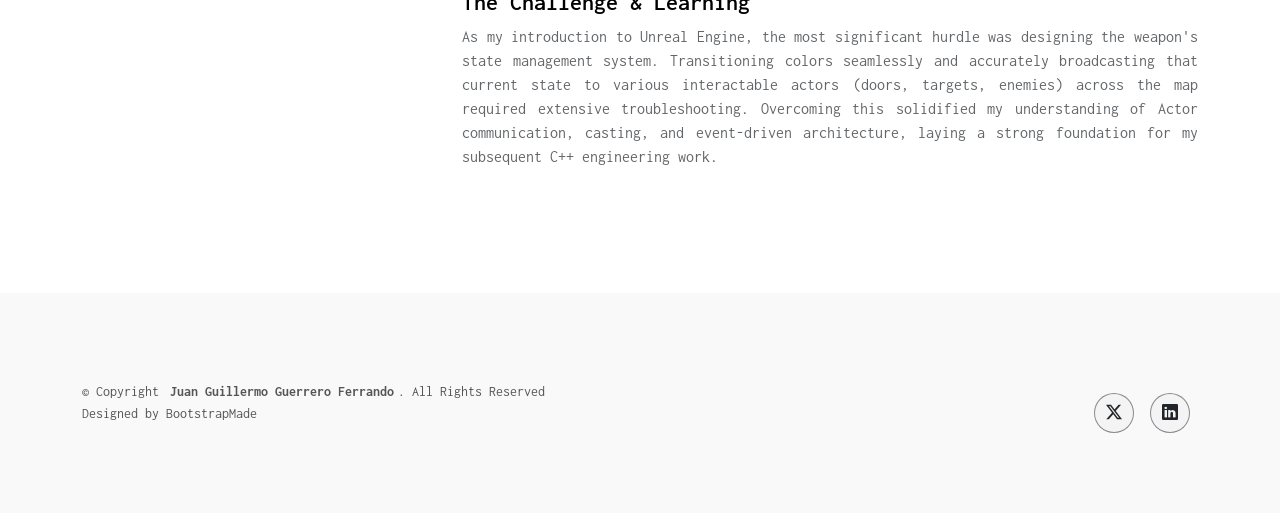
<file: colors-labyrinth.html>
<!DOCTYPE html>
<html lang="en">

<head>
  <meta charset="utf-8">
  <meta content="width=device-width, initial-scale=1.0" name="viewport">
  <title>Colors Labyrinth - GuerreroDev</title>
  <meta name="description" content="Colors Labyrinth: A Blueprint-based FPS puzzle game developed in Unreal Engine 5 by Juan Guillermo Guerrero.">
  <meta name="keywords" content="Unreal Engine 5, Blueprints, FPS, Puzzle, Video Game Engineer">

  <!-- Favicons -->
  <link href="assets/img/favicon.png?v=2" rel="icon">
  <link href="assets/img/apple-touch-icon.png?v=2" rel="apple-touch-icon"> 

  <!-- Fonts -->
  <link href="https://fonts.googleapis.com" rel="preconnect">
  <link href="https://fonts.gstatic.com" rel="preconnect" crossorigin>
  <link href="https://fonts.googleapis.com/css2?family=Inconsolata:wght@200;300;400;500;600;700;800;900&display=swap" rel="stylesheet">

  <!-- Vendor CSS Files -->
  <link href="assets/vendor/bootstrap/css/bootstrap.min.css" rel="stylesheet">
  <link href="assets/vendor/bootstrap-icons/bootstrap-icons.css" rel="stylesheet">
  <link href="assets/vendor/aos/aos.css" rel="stylesheet">
  <link href="assets/vendor/glightbox/css/glightbox.min.css" rel="stylesheet">
  <link href="assets/vendor/swiper/swiper-bundle.min.css" rel="stylesheet">

  <!-- Main CSS File -->
  <link href="assets/css/main.css?v=7" rel="stylesheet">
</head>

<body class="portfolio-details-page">

<header id="header" class="header d-flex align-items-center sticky-top">
    <div class="container-fluid position-relative d-flex align-items-center justify-content-between">

      <a href="index.html" class="logo d-flex align-items-center">
        <h1 class="sitename">GuerreroDev</h1>
      </a>
      <div class="d-flex align-items-center">
        <button id="theme-toggle" class="theme-btn">
          <i class="bi bi-sun-fill" id="theme-icon"></i>
        </button>
        <nav id="navmenu" class="navmenu">
          <ul>
            <li><a href="index.html">Portfolio</a></li>
            <li><a href="currently.html">Currently</a></li>
            <li><a href="about.html">About Me</a></li>
            <li><a href="contact.html">Contact</a></li>
          </ul>
          <i class="mobile-nav-toggle d-xl-none bi bi-list"></i>
        </nav>
      </div>
    </div>
  </header>

  <main class="main">

    <!-- Page Title -->
    <div class="page-title" data-aos="fade">
      <div class="container d-lg-flex justify-content-between align-items-center" style="margin-top: 30px;">
        <h1 class="mb-2 mb-lg-0">Colors Labyrinth</h1>
        <nav class="breadcrumbs">
          <ol>
            <li><a href="index.html">Portfolio</a></li>
            <li class="current">Colors Labyrinth</li>
          </ol>
        </nav>
      </div>
    </div>

    <!-- Portfolio Details Section -->
    <section id="portfolio-details" class="portfolio-details section">
      <div class="container" data-aos="fade-up" data-aos-delay="100">

        <!-- Video Reel Area -->
        <div class="row mb-5">
          <div class="col-12">
            <div class="video-container" style="position: relative; padding-bottom: 56.25%; height: 0; overflow: hidden; border-radius: 12px; box-shadow: 0 4px 15px rgba(0,0,0,0.1);">
              <iframe src="https://www.youtube.com/embed/NAe336WDsU4" 
                      style="position: absolute; top: 0; left: 0; width: 100%; height: 100%; border: 0;" 
                      allow="accelerometer; autoplay; clipboard-write; encrypted-media; gyroscope; picture-in-picture" 
                      allowfullscreen>
              </iframe>
            </div>
          </div>
        </div>

        <div class="row gy-4">
          <!-- Project Info Sidebar -->
          <div class="col-lg-4">
            <div class="portfolio-info" style="background-color: #f4f4f4; padding: 30px; border-radius: 12px;">
              <h3 style="margin-bottom: 20px; font-weight: 700;">Project Information</h3>
              <ul style="list-style: none; padding: 0; line-height: 2;">
                <li><strong>Role</strong>: Solo Developer</li>
                <li><strong>Engine</strong>: Unreal Engine 5</li>
                <li><strong>Genre</strong>: First-Person Shooter / Puzzle</li>
                <li><strong>Tools</strong>: Blueprint Visual Scripting</li>
              </ul>
            </div>
          </div>

          <!-- Project Description & Tasks -->
          <div class="col-lg-8">
            <div class="portfolio-description">
              <h2 style="font-weight: 700; margin-bottom: 20px;">Dynamic Color-Matching FPS</h2>
              <p style="text-align: justify;">
                <em>Colors Labyrinth</em> is a dynamic First-Person Shooter and puzzle-platformer hybrid that served as my foundational deep dive into Unreal Engine 5. The core loop requires players to navigate a maze where environmental interaction is entirely driven by a color-matching mechanic.
              </p>
              
              <h4 style="margin-top: 30px; font-weight: 600;">Technical Implementation</h4>
              <ul>
                <li><strong>Blueprint Architecture:</strong> Programmed the entire gameplay loop, character controller, and environmental logic exclusively using UE5 Blueprints.</li>
                <li><strong>Dynamic State Machine:</strong> Implemented an environmental trigger system where stepping on specific colored platforms dynamically alters the weapon's elemental state and projectile behavior.</li>
                <li><strong>Actor Communication:</strong> Built interaction logic gates ensuring doors only trigger and enemy hitboxes only register damage when hit by projectiles matching their designated color tags.</li>
              </ul>

              <h4 style="margin-top: 30px; font-weight: 600;">The Challenge & Learning</h4>
              <p style="text-align: justify;">
                As my introduction to Unreal Engine, the most significant hurdle was designing the weapon's state management system. Transitioning colors seamlessly and accurately broadcasting that current state to various interactable actors (doors, targets, enemies) across the map required extensive troubleshooting. Overcoming this solidified my understanding of Actor communication, casting, and event-driven architecture, laying a strong foundation for my subsequent C++ engineering work.
              </p>
            </div>
          </div>
        </div>

      </div>
    </section>
  </main>

  <footer id="footer" class="footer light-background mt-5" style="border-top: none;">
    <div class="container d-flex flex-column flex-md-row justify-content-between align-items-center" style="padding-top: 40px; padding-bottom: 40px;">
      <div class="copyright text-start mb-3 mb-md-0" style="font-size: 0.9rem; color: #555;">
        <p>© <span>Copyright</span> <strong class="px-1 sitename">Juan Guillermo Guerrero Ferrando</strong>. <span>All Rights Reserved</span></p>
        <p class="mb-0">Designed by BootstrapMade</p>
      </div>
      <div class="social-links d-flex">
        <a href="https://twitter.com/jowyguerrero" target="_blank" class="mx-2 text-dark" style="background: #f4f4f4; border-radius: 50%; width: 40px; height: 40px; display: flex; align-items: center; justify-content: center;"><i class="bi bi-twitter-x"></i></a>
        <a href="https://linkedin.com/in/guerrerofe/" target="_blank" class="mx-2 text-dark" style="background: #f4f4f4; border-radius: 50%; width: 40px; height: 40px; display: flex; align-items: center; justify-content: center;"><i class="bi bi-linkedin"></i></a>
      </div>
    </div>
  </footer>

  <a href="#" id="scroll-top" class="scroll-top d-flex align-items-center justify-content-center"><i class="bi bi-arrow-up-short"></i></a>

  <!-- Vendor JS Files -->
  <script src="assets/vendor/bootstrap/js/bootstrap.bundle.min.js"></script>
  <script src="assets/vendor/aos/aos.js"></script>
  <script src="assets/vendor/glightbox/js/glightbox.min.js"></script>
  <script src="assets/vendor/imagesloaded/imagesloaded.pkgd.min.js"></script>
  <script src="assets/vendor/isotope-layout/isotope.pkgd.min.js"></script>
  <script src="assets/vendor/swiper/swiper-bundle.min.js"></script>

  <!-- Main JS File -->
  <script src="assets/js/main.js"></script>

</body>
</html>
</file>
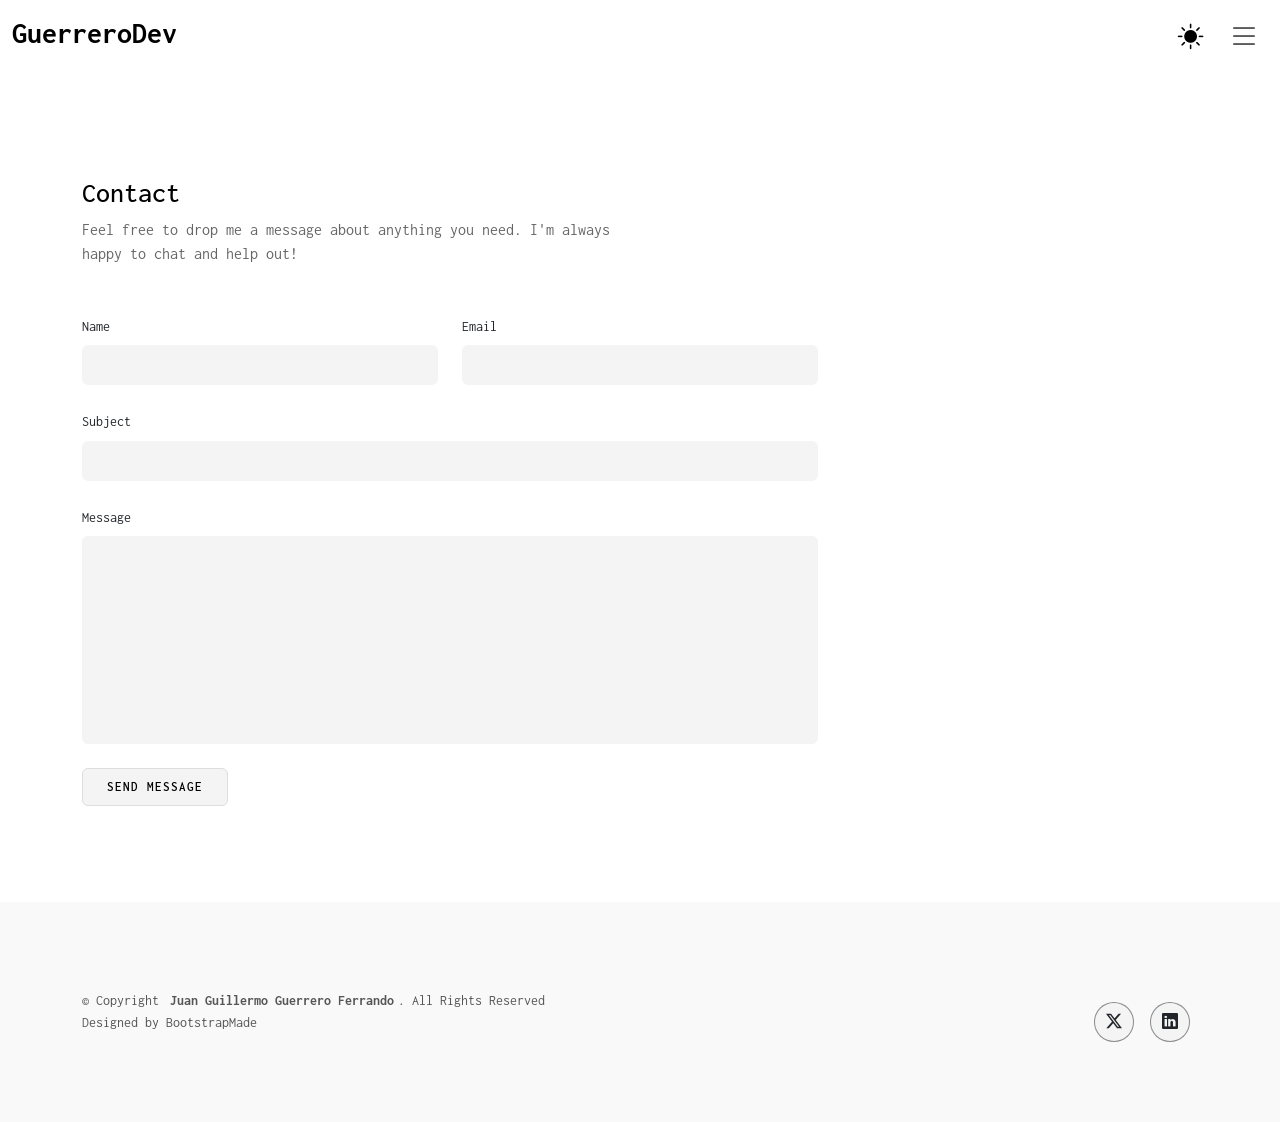
<file: contact.html>
<!DOCTYPE html>
<html lang="en">

<head>
  <meta charset="utf-8">
  <meta content="width=device-width, initial-scale=1.0" name="viewport">
  <title>Contact - GuerreroDev</title>
  <meta name="description" content="Contact Juan Guillermo Guerrero">
  <meta name="keywords" content="Contact, Video Game Engineer">

  <!-- Favicons -->
  <link href="assets/img/favicon.png?v=2" rel="icon">
  <link href="assets/img/apple-touch-icon.png?v=2" rel="apple-touch-icon">

  <!-- Fonts -->
  <link href="https://fonts.googleapis.com" rel="preconnect">
  <link href="https://fonts.gstatic.com" rel="preconnect" crossorigin>
  <link href="https://fonts.googleapis.com/css2?family=Inconsolata:wght@200;300;400;500;600;700;800;900&display=swap" rel="stylesheet">

  <!-- Vendor CSS Files -->
  <link href="assets/vendor/bootstrap/css/bootstrap.min.css" rel="stylesheet">
  <link href="assets/vendor/bootstrap-icons/bootstrap-icons.css" rel="stylesheet">
  <link href="assets/vendor/aos/aos.css" rel="stylesheet">
  <link href="assets/vendor/glightbox/css/glightbox.min.css" rel="stylesheet">
  <link href="assets/vendor/swiper/swiper-bundle.min.css" rel="stylesheet">

  <!-- Main CSS File -->
  <link href="assets/css/main.css?v=5" rel="stylesheet">
</head>

<body class="contact-page">

<header id="header" class="header d-flex align-items-center sticky-top">
    <div class="container-fluid position-relative d-flex align-items-center justify-content-between">

      <a href="index.html" class="logo d-flex align-items-center">
        <h1 class="sitename">GuerreroDev</h1>
      </a>
      <div class="d-flex align-items-center">
        <button id="theme-toggle" class="theme-btn">
          <i class="bi bi-sun-fill" id="theme-icon"></i>
        </button>
        <nav id="navmenu" class="navmenu">
          <ul>
            <li><a href="index.html">Portfolio</a></li>
            <li><a href="currently.html">Currently</a></li>
            <li><a href="about.html">About Me</a></li>
            <li><a href="contact.html">Contact</a></li>
          </ul>
          <i class="mobile-nav-toggle d-xl-none bi bi-list"></i>
        </nav>
      </div>
    </div>
  </header>

  <main class="main">
    <section id="contact" class="section pb-5" style="margin-top: 50px;">
      <div class="container">
        
        <div class="row mb-5 align-items-end">
          <div class="col-md-6" data-aos="fade-up">
            <h3>Contact</h3>
            <p class="mb-0" style="color: #666;">Feel free to drop me a message about anything you need. I'm always happy to chat and help out!</p>
          </div>
        </div>

        <div class="row">
          <div class="col-md-8 col-lg-8" data-aos="fade-up" data-aos-delay="100">
            <form action="https://formspree.io/f/xkjjonjv" method="post">
              
              <div class="row gy-4">
                <div class="col-md-6 form-group">
                  <label for="name" class="pb-2" style="font-size: 0.9rem;">Name</label>
                  <input type="text" name="name" class="form-control border-0 py-2" id="name" required="" style="background-color: #f4f4f4;">
                </div>
                <div class="col-md-6 form-group">
                  <label for="email" class="pb-2" style="font-size: 0.9rem;">Email</label>
                  <input type="email" class="form-control border-0 py-2" name="email" id="email" required="" style="background-color: #f4f4f4;">
                </div>
              </div>

              <div class="form-group mt-4">
                <label for="subject" class="pb-2" style="font-size: 0.9rem;">Subject</label>
                <input type="text" class="form-control border-0 py-2" name="subject" id="subject" required="" style="background-color: #f4f4f4;">
              </div>

              <div class="form-group mt-4">
                <label for="message" class="pb-2" style="font-size: 0.9rem;">Message</label>
                <textarea class="form-control border-0 py-2" name="message" rows="8" required="" style="background-color: #f4f4f4; resize: none;"></textarea>
              </div>

              <div class="mt-4 text-start">
                <button type="submit" class="btn px-4 py-2" style="background-color: #f4f4f4; border: 1px solid #ddd; color: #000; font-size: 0.8rem; font-weight: 600; letter-spacing: 1px;">SEND MESSAGE</button>
              </div>

            </form>
          </div>
        </div>

      </div>
    </section>
  </main>

  <footer id="footer" class="footer light-background mt-5" style="border-top: none;">
    <div class="container d-flex flex-column flex-md-row justify-content-between align-items-center" style="padding-top: 40px; padding-bottom: 40px;">
      
      <div class="copyright text-start mb-3 mb-md-0" style="font-size: 0.9rem; color: #555;">
        <p>© <span>Copyright</span> <strong class="px-1 sitename">Juan Guillermo Guerrero Ferrando</strong>. <span>All Rights Reserved</span></p>
        <p class="mb-0">Designed by BootstrapMade</p>
      </div>
      
      <div class="social-links d-flex">
        <a href="https://twitter.com/tu-twitter" target="_blank" class="mx-2 text-dark" style="background: #f4f4f4; border-radius: 50%; width: 40px; height: 40px; display: flex; align-items: center; justify-content: center;"><i class="bi bi-twitter-x"></i></a>
        <a href="https://linkedin.com/in/guerrerofe/" target="_blank" class="mx-2 text-dark" style="background: #f4f4f4; border-radius: 50%; width: 40px; height: 40px; display: flex; align-items: center; justify-content: center;"><i class="bi bi-linkedin"></i></a>
      </div>

    </div>
  </footer>

  <a href="#" id="scroll-top" class="scroll-top d-flex align-items-center justify-content-center"><i class="bi bi-arrow-up-short"></i></a>

  <!-- Vendor JS Files -->
  <script src="assets/vendor/bootstrap/js/bootstrap.bundle.min.js"></script>
  <script src="assets/vendor/aos/aos.js"></script>
  <script src="assets/vendor/glightbox/js/glightbox.min.js"></script>
  <script src="assets/vendor/imagesloaded/imagesloaded.pkgd.min.js"></script>
  <script src="assets/vendor/isotope-layout/isotope.pkgd.min.js"></script>
  <script src="assets/vendor/swiper/swiper-bundle.min.js"></script>

  <!-- Main JS File -->
  <script src="assets/js/main.js"></script>

</body>
</html>
</file>
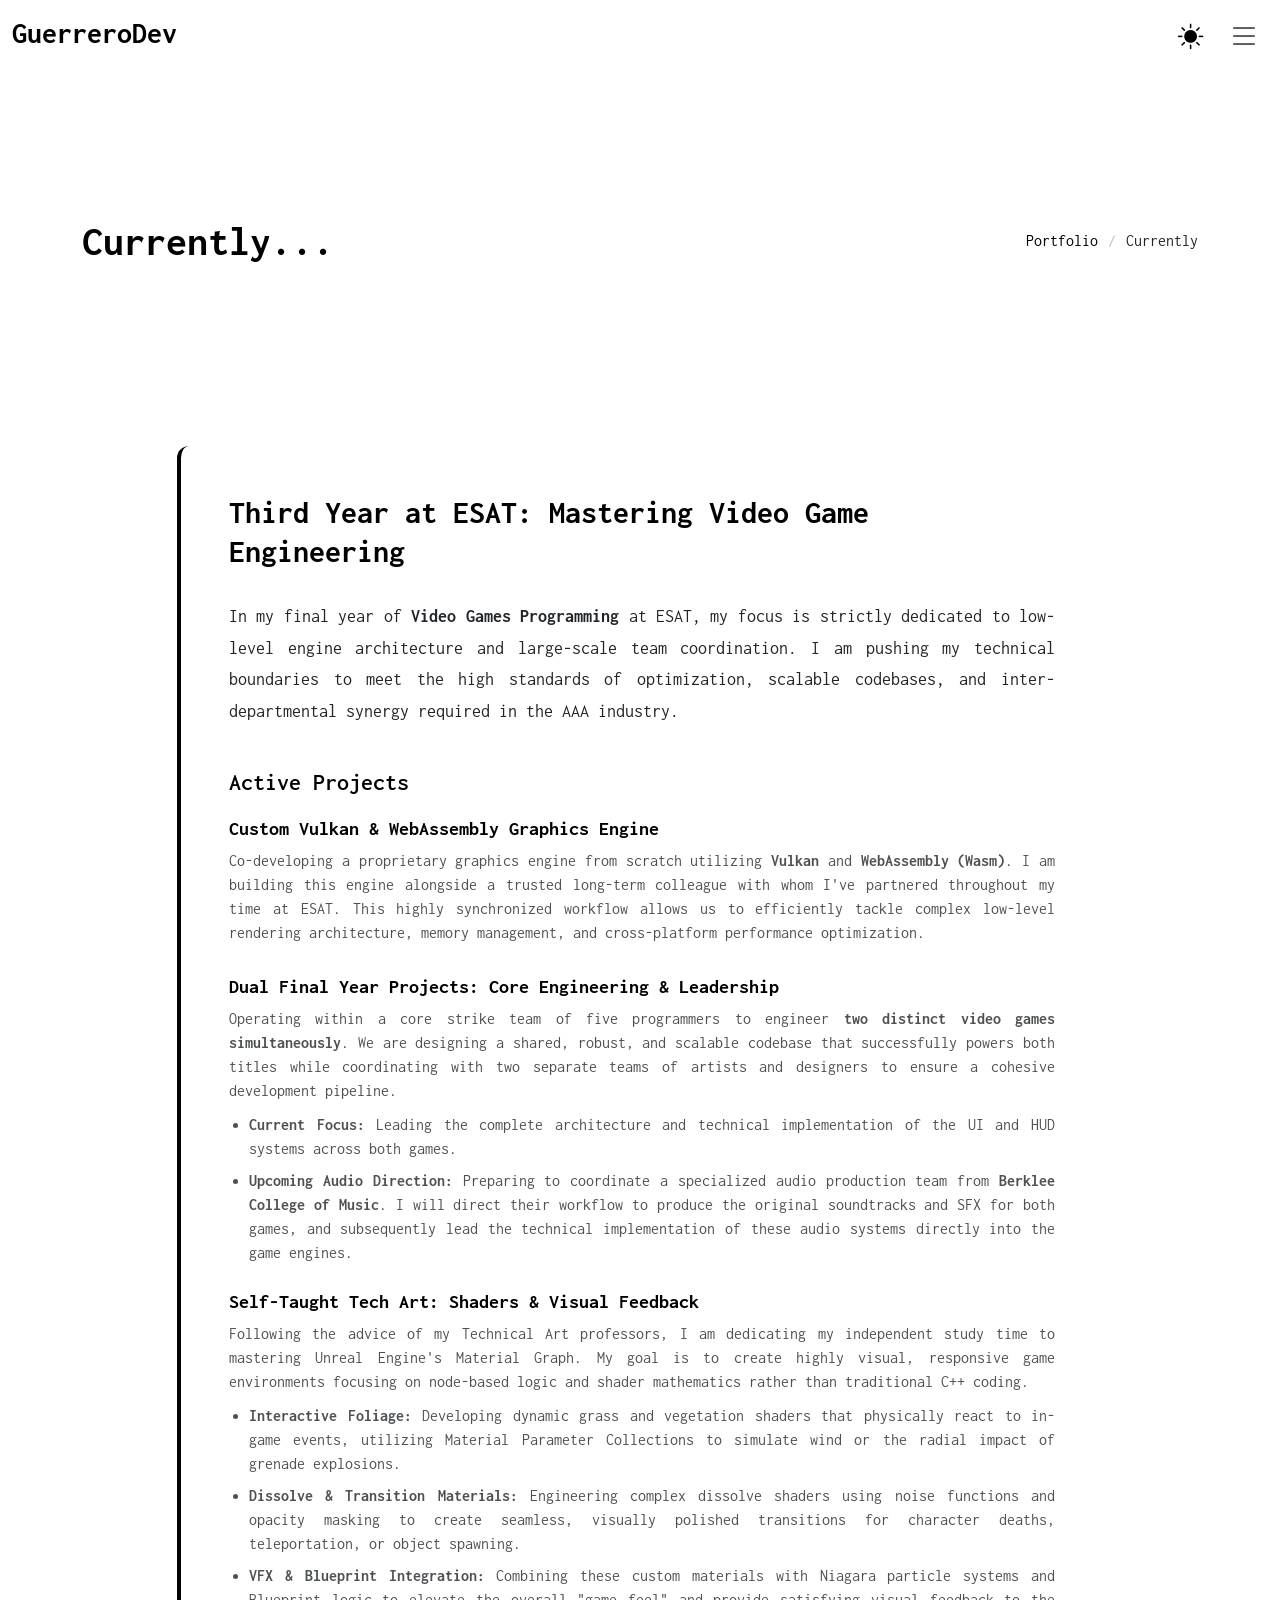
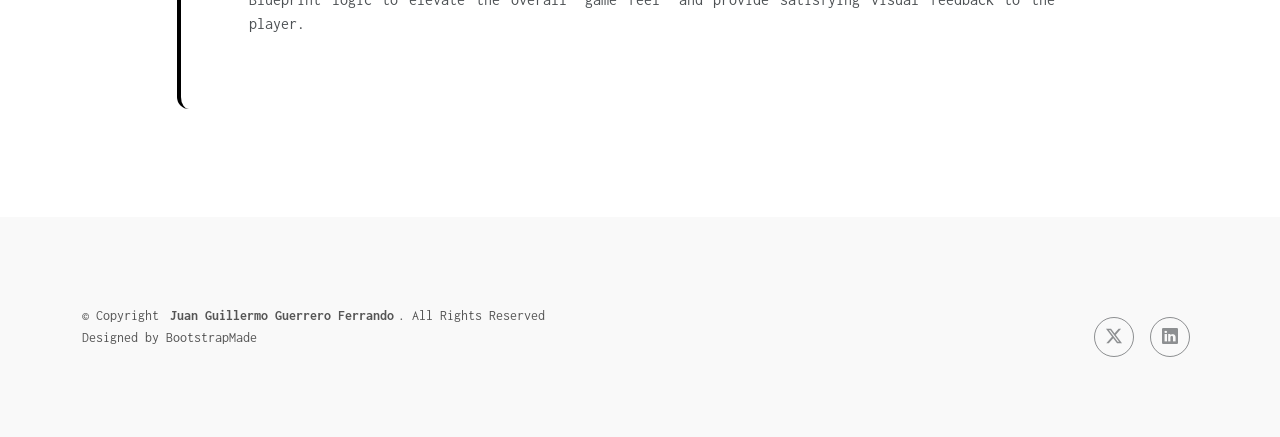
<file: currently.html>
<!DOCTYPE html>
<html lang="en">

<head>
  <meta charset="utf-8">
  <meta content="width=device-width, initial-scale=1.0" name="viewport">
  <title>Currently - GuerreroDev</title>
  <meta name="description" content="What Juan Guillermo Guerrero is currently working on in his 3rd year of Video Game Engineering at ESAT.">
  <meta name="keywords" content="Currently, Now, Video Game Engineer, Technical Artist, Vulkan, WebAssembly, C++">

  <link href="assets/img/favicon.png?v=2" rel="icon">
  <link href="assets/img/apple-touch-icon.png?v=2" rel="apple-touch-icon">

  <link href="https://fonts.googleapis.com" rel="preconnect">
  <link href="https://fonts.gstatic.com" rel="preconnect" crossorigin>
  <link href="https://fonts.googleapis.com/css2?family=Inconsolata:wght@200;300;400;500;600;700;800;900&display=swap" rel="stylesheet">

  <link href="assets/vendor/bootstrap/css/bootstrap.min.css" rel="stylesheet">
  <link href="assets/vendor/bootstrap-icons/bootstrap-icons.css" rel="stylesheet">
  <link href="assets/vendor/aos/aos.css" rel="stylesheet">
  <link href="assets/vendor/glightbox/css/glightbox.min.css" rel="stylesheet">
  <link href="assets/vendor/swiper/swiper-bundle.min.css" rel="stylesheet">
  
  <link href="assets/css/main.css?v=7" rel="stylesheet">
</head>

<body class="starter-page">

  <header id="header" class="header d-flex align-items-center sticky-top">
    <div class="container-fluid position-relative d-flex align-items-center justify-content-between">
      <a href="index.html" class="logo d-flex align-items-center">
        <h1 class="sitename">GuerreroDev</h1>
      </a>
      
      <div class="d-flex align-items-center">
        <button id="theme-toggle" class="theme-btn">
          <i class="bi bi-sun-fill" id="theme-icon"></i>
        </button>
        <nav id="navmenu" class="navmenu">
          <ul>
            <li><a href="index.html">Portfolio</a></li>
            <li><a href="currently.html" class="active">Currently</a></li>
            <li><a href="about.html">About Me</a></li>
            <li><a href="contact.html">Contact</a></li>
          </ul>
          <i class="mobile-nav-toggle d-xl-none bi bi-list"></i>
        </nav>
      </div>
    </div>
  </header>

  <main class="main">

    <div class="page-title" data-aos="fade">
      <div class="container d-lg-flex justify-content-between align-items-center" style="margin-top: 30px;">
        <h1 class="mb-2 mb-lg-0">Currently...</h1>
        <nav class="breadcrumbs">
          <ol>
            <li><a href="index.html">Portfolio</a></li>
            <li class="current">Currently</li>
          </ol>
        </nav>
      </div>
    </div>

    <section id="currently" class="section">
      <div class="container" data-aos="fade-up">
        
        <div class="row justify-content-center">
          <div class="col-lg-10">
            <div class="portfolio-info p-5" style="border-radius: 12px; border-left: 4px solid var(--accent-color); background-color: var(--surface-color);">
              <h2 style="font-weight: 700; margin-bottom: 30px;">Third Year at ESAT: Mastering Video Game Engineering</h2>
              
              <p style="text-align: justify; font-size: 1.1rem; line-height: 1.8;">
                In my final year of <strong>Video Games Programming</strong> at ESAT, my focus is strictly dedicated to low-level engine architecture and large-scale team coordination. I am pushing my technical boundaries to meet the high standards of optimization, scalable codebases, and inter-departmental synergy required in the AAA industry.
              </p>

              <h4 style="margin-top: 40px; font-weight: 600;">Active Projects</h4>
              <ul style="list-style: none; padding-left: 0; margin-top: 20px;">
                
                <li style="margin-bottom: 30px;">
                  <h5 style="font-weight: 700;">Custom Vulkan & WebAssembly Graphics Engine</h5>
                  <p style="text-align: justify; color: color-mix(in srgb, var(--default-color), transparent 20%); margin-bottom: 10px;">
                    Co-developing a proprietary graphics engine from scratch utilizing <strong>Vulkan</strong> and <strong>WebAssembly (Wasm)</strong>. I am building this engine alongside a trusted long-term colleague with whom I've partnered throughout my time at ESAT. This highly synchronized workflow allows us to efficiently tackle complex low-level rendering architecture, memory management, and cross-platform performance optimization.
                  </p>
                </li>

                <li style="margin-bottom: 25px;">
                  <h5 style="font-weight: 700;">Dual Final Year Projects: Core Engineering & Leadership</h5>
                  <p style="text-align: justify; color: color-mix(in srgb, var(--default-color), transparent 20%); margin-bottom: 10px;">
                    Operating within a core strike team of five programmers to engineer <strong>two distinct video games simultaneously</strong>. We are designing a shared, robust, and scalable codebase that successfully powers both titles while coordinating with two separate teams of artists and designers to ensure a cohesive development pipeline.
                  </p>
                  <ul style="list-style: disc; padding-left: 20px; color: color-mix(in srgb, var(--default-color), transparent 20%); text-align: justify;">
                    <li style="margin-bottom: 8px;"><strong>Current Focus:</strong> Leading the complete architecture and technical implementation of the UI and HUD systems across both games.</li>
                    <li><strong>Upcoming Audio Direction:</strong> Preparing to coordinate a specialized audio production team from <strong>Berklee College of Music</strong>. I will direct their workflow to produce the original soundtracks and SFX for both games, and subsequently lead the technical implementation of these audio systems directly into the game engines.</li>
                  </ul>
                </li>

                <li style="margin-bottom: 25px;">
                  <h5 style="font-weight: 700;">Self-Taught Tech Art: Shaders & Visual Feedback</h5>
                  <p style="text-align: justify; color: color-mix(in srgb, var(--default-color), transparent 20%); margin-bottom: 10px;">
                    Following the advice of my Technical Art professors, I am dedicating my independent study time to mastering Unreal Engine's Material Graph. My goal is to create highly visual, responsive game environments focusing on node-based logic and shader mathematics rather than traditional C++ coding.
                  </p>
                  <ul style="list-style: disc; padding-left: 20px; color: color-mix(in srgb, var(--default-color), transparent 20%); text-align: justify;">
                    <li style="margin-bottom: 8px;"><strong>Interactive Foliage:</strong> Developing dynamic grass and vegetation shaders that physically react to in-game events, utilizing Material Parameter Collections to simulate wind or the radial impact of grenade explosions.</li>
                    <li style="margin-bottom: 8px;"><strong>Dissolve & Transition Materials:</strong> Engineering complex dissolve shaders using noise functions and opacity masking to create seamless, visually polished transitions for character deaths, teleportation, or object spawning.</li>
                    <li><strong>VFX & Blueprint Integration:</strong> Combining these custom materials with Niagara particle systems and Blueprint logic to elevate the overall "game feel" and provide satisfying visual feedback to the player.</li>
                  </ul>
                </li>

              </ul>
              
            </div>
          </div>
        </div>

      </div>
    </section>

  </main>

  <footer id="footer" class="footer light-background mt-5" style="border-top: none;">
    <div class="container d-flex flex-column flex-md-row justify-content-between align-items-center" style="padding-top: 40px; padding-bottom: 40px;">
      <div class="copyright text-start mb-3 mb-md-0" style="font-size: 0.9rem; color: #555;">
        <p>© <span>Copyright</span> <strong class="px-1 sitename">Juan Guillermo Guerrero Ferrando</strong>. <span>All Rights Reserved</span></p>
        <p class="mb-0">Designed by BootstrapMade</p>
      </div>
      <div class="social-links d-flex">
        <a href="https://twitter.com/jowyguerrero" target="_blank" class="mx-2"><i class="bi bi-twitter-x"></i></a>
        <a href="https://linkedin.com/in/guerrerofe/" target="_blank" class="mx-2"><i class="bi bi-linkedin"></i></a>
      </div>
    </div>
  </footer>

  <a href="#" id="scroll-top" class="scroll-top d-flex align-items-center justify-content-center"><i class="bi bi-arrow-up-short"></i></a>

  <script src="assets/vendor/bootstrap/js/bootstrap.bundle.min.js"></script>
  <script src="assets/vendor/aos/aos.js"></script>
  <script src="assets/vendor/glightbox/js/glightbox.min.js"></script>
  <script src="assets/vendor/imagesloaded/imagesloaded.pkgd.min.js"></script>
  <script src="assets/vendor/isotope-layout/isotope.pkgd.min.js"></script>
  <script src="assets/vendor/swiper/swiper-bundle.min.js"></script>
  <script src="assets/js/main.js"></script>

</body>
</html>
</file>
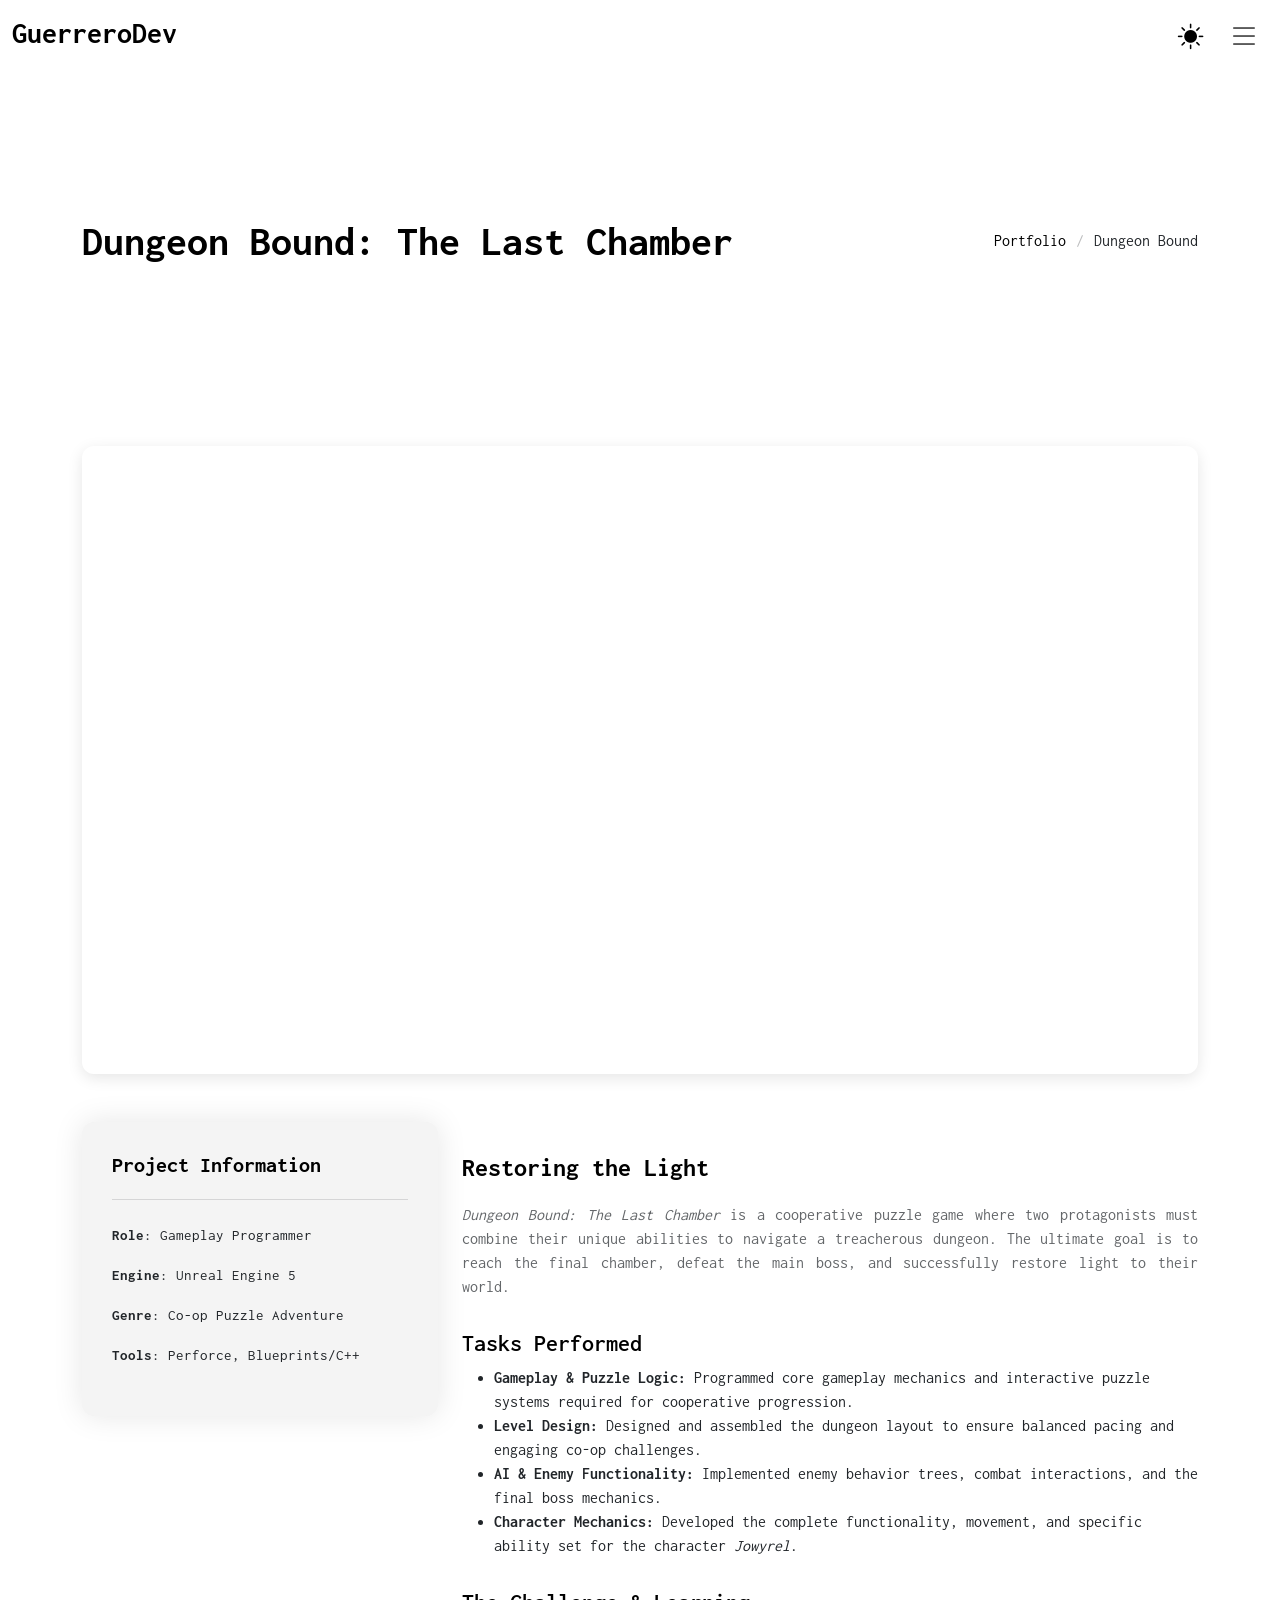
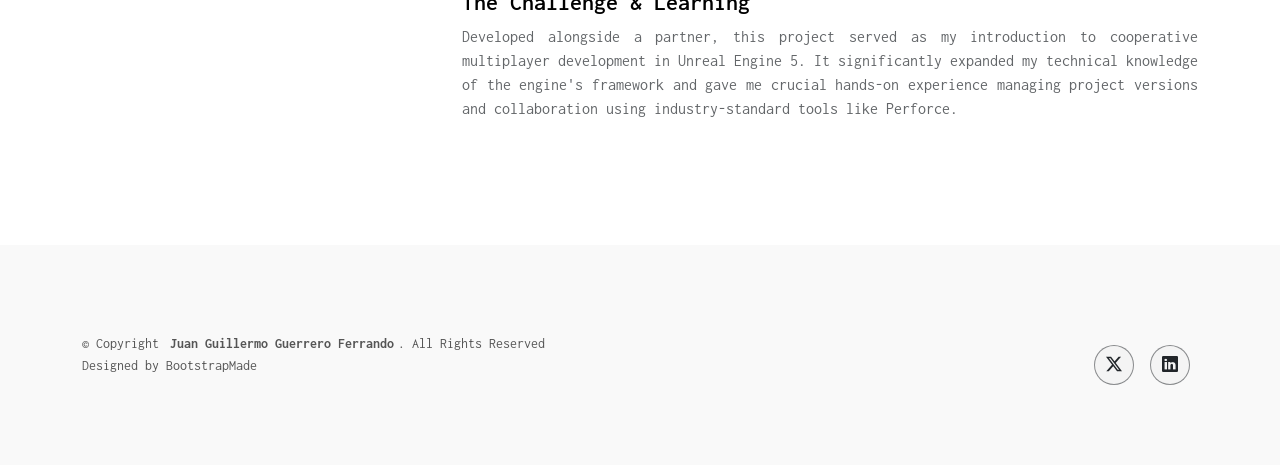
<file: dungeon-bound.html>
<!DOCTYPE html>
<html lang="en">

<head>
  <meta charset="utf-8">
  <meta content="width=device-width, initial-scale=1.0" name="viewport">
  <title>Dungeon Bound: The Last Chamber - GuerreroDev</title>
  <meta name="description" content="Dungeon Bound: The Last Chamber - A cooperative puzzle game built in Unreal Engine 5.">
  <meta name="keywords" content="Unreal Engine 5, C++, Gameplay Programmer, Level Design, Portfolio">

  <!-- Favicons -->
  <link href="assets/img/favicon.png?v=2" rel="icon">
  <link href="assets/img/apple-touch-icon.png?v=2" rel="apple-touch-icon"> 

  <!-- Fonts -->
  <link href="https://fonts.googleapis.com" rel="preconnect">
  <link href="https://fonts.gstatic.com" rel="preconnect" crossorigin>
  <link href="https://fonts.googleapis.com/css2?family=Inconsolata:wght@200;300;400;500;600;700;800;900&display=swap" rel="stylesheet">

  <!-- Vendor CSS Files -->
  <link href="assets/vendor/bootstrap/css/bootstrap.min.css" rel="stylesheet">
  <link href="assets/vendor/bootstrap-icons/bootstrap-icons.css" rel="stylesheet">
  <link href="assets/vendor/aos/aos.css" rel="stylesheet">
  <link href="assets/vendor/glightbox/css/glightbox.min.css" rel="stylesheet">
  <link href="assets/vendor/swiper/swiper-bundle.min.css" rel="stylesheet">

  <!-- Main CSS File -->
  <link href="assets/css/main.css?v=5" rel="stylesheet">
</head>

<body class="portfolio-details-page">

<header id="header" class="header d-flex align-items-center sticky-top">
    <div class="container-fluid position-relative d-flex align-items-center justify-content-between">

      <a href="index.html" class="logo d-flex align-items-center">
        <h1 class="sitename">GuerreroDev</h1>
      </a>
      <div class="d-flex align-items-center">
        <button id="theme-toggle" class="theme-btn">
          <i class="bi bi-sun-fill" id="theme-icon"></i>
        </button>
        <nav id="navmenu" class="navmenu">
          <ul>
            <li><a href="index.html">Portfolio</a></li>
            <li><a href="currently.html">Currently</a></li>
            <li><a href="about.html">About Me</a></li>
            <li><a href="contact.html">Contact</a></li>
          </ul>
          <i class="mobile-nav-toggle d-xl-none bi bi-list"></i>
        </nav>
      </div>
    </div>
  </header>

  <main class="main">

    <!-- Page Title -->
    <div class="page-title" data-aos="fade">
      <div class="container d-lg-flex justify-content-between align-items-center" style="margin-top: 30px;">
        <h1 class="mb-2 mb-lg-0">Dungeon Bound: The Last Chamber</h1>
        <nav class="breadcrumbs">
          <ol>
            <li><a href="index.html">Portfolio</a></li>
            <li class="current">Dungeon Bound</li>
          </ol>
        </nav>
      </div>
    </div>

    <!-- Portfolio Details Section -->
    <section id="portfolio-details" class="portfolio-details section">
      <div class="container" data-aos="fade-up" data-aos-delay="100">

        <!-- Video Reel Area -->
        <div class="row mb-5">
          <div class="col-12">
            <div class="video-container" style="position: relative; padding-bottom: 56.25%; height: 0; overflow: hidden; border-radius: 12px; box-shadow: 0 4px 15px rgba(0,0,0,0.1);">
              <iframe src="https://www.youtube.com/embed/MInJPiaSSuE" 
                      style="position: absolute; top: 0; left: 0; width: 100%; height: 100%; border: 0;" 
                      allow="accelerometer; autoplay; clipboard-write; encrypted-media; gyroscope; picture-in-picture" 
                      allowfullscreen>
              </iframe>
            </div>
          </div>
        </div>

        <div class="row gy-4">
          <!-- Project Info Sidebar -->
          <div class="col-lg-4">
            <div class="portfolio-info" style="background-color: #f4f4f4; padding: 30px; border-radius: 12px;">
              <h3 style="margin-bottom: 20px; font-weight: 700;">Project Information</h3>
              <ul style="list-style: none; padding: 0; line-height: 2;">
                <li><strong>Role</strong>: Gameplay Programmer</li>
                <li><strong>Engine</strong>: Unreal Engine 5</li>
                <li><strong>Genre</strong>: Co-op Puzzle Adventure</li>
                <li><strong>Tools</strong>: Perforce, Blueprints/C++</li>
              </ul>
            </div>
          </div>

          <!-- Project Description & Tasks -->
          <div class="col-lg-8">
            <div class="portfolio-description">
              <h2 style="font-weight: 700; margin-bottom: 20px;">Restoring the Light</h2>
              <p style="text-align: justify;">
                <em>Dungeon Bound: The Last Chamber</em> is a cooperative puzzle game where two protagonists must combine their unique abilities to navigate a treacherous dungeon. The ultimate goal is to reach the final chamber, defeat the main boss, and successfully restore light to their world.
              </p>
              
              <h4 style="margin-top: 30px; font-weight: 600;">Tasks Performed</h4>
              <ul>
                <li><strong>Gameplay & Puzzle Logic:</strong> Programmed core gameplay mechanics and interactive puzzle systems required for cooperative progression.</li>
                <li><strong>Level Design:</strong> Designed and assembled the dungeon layout to ensure balanced pacing and engaging co-op challenges.</li>
                <li><strong>AI & Enemy Functionality:</strong> Implemented enemy behavior trees, combat interactions, and the final boss mechanics.</li>
                <li><strong>Character Mechanics:</strong> Developed the complete functionality, movement, and specific ability set for the character <em>Jowyrel</em>.</li>
              </ul>

              <h4 style="margin-top: 30px; font-weight: 600;">The Challenge & Learning</h4>
              <p style="text-align: justify;">
                Developed alongside a partner, this project served as my introduction to cooperative multiplayer development in Unreal Engine 5. It significantly expanded my technical knowledge of the engine's framework and gave me crucial hands-on experience managing project versions and collaboration using industry-standard tools like Perforce.
              </p>
            </div>
          </div>
        </div>

      </div>
    </section>
  </main>

  <footer id="footer" class="footer light-background mt-5" style="border-top: none;">
    <div class="container d-flex flex-column flex-md-row justify-content-between align-items-center" style="padding-top: 40px; padding-bottom: 40px;">
      <div class="copyright text-start mb-3 mb-md-0" style="font-size: 0.9rem; color: #555;">
        <p>© <span>Copyright</span> <strong class="px-1 sitename">Juan Guillermo Guerrero Ferrando</strong>. <span>All Rights Reserved</span></p>
        <p class="mb-0">Designed by BootstrapMade</p>
      </div>
      <div class="social-links d-flex">
        <a href="https://twitter.com/jowyguerrero" target="_blank" class="mx-2 text-dark" style="background: #f4f4f4; border-radius: 50%; width: 40px; height: 40px; display: flex; align-items: center; justify-content: center;"><i class="bi bi-twitter-x"></i></a>
        <a href="https://linkedin.com/in/guerrerofe/" target="_blank" class="mx-2 text-dark" style="background: #f4f4f4; border-radius: 50%; width: 40px; height: 40px; display: flex; align-items: center; justify-content: center;"><i class="bi bi-linkedin"></i></a>
      </div>
    </div>
  </footer>

  <a href="#" id="scroll-top" class="scroll-top d-flex align-items-center justify-content-center"><i class="bi bi-arrow-up-short"></i></a>

  <!-- Vendor JS Files -->
  <script src="assets/vendor/bootstrap/js/bootstrap.bundle.min.js"></script>
  <script src="assets/vendor/aos/aos.js"></script>
  <script src="assets/vendor/glightbox/js/glightbox.min.js"></script>
  <script src="assets/vendor/imagesloaded/imagesloaded.pkgd.min.js"></script>
  <script src="assets/vendor/isotope-layout/isotope.pkgd.min.js"></script>
  <script src="assets/vendor/swiper/swiper-bundle.min.js"></script>

  <!-- Main JS File -->
  <script src="assets/js/main.js"></script>

</body>
</html>
</file>
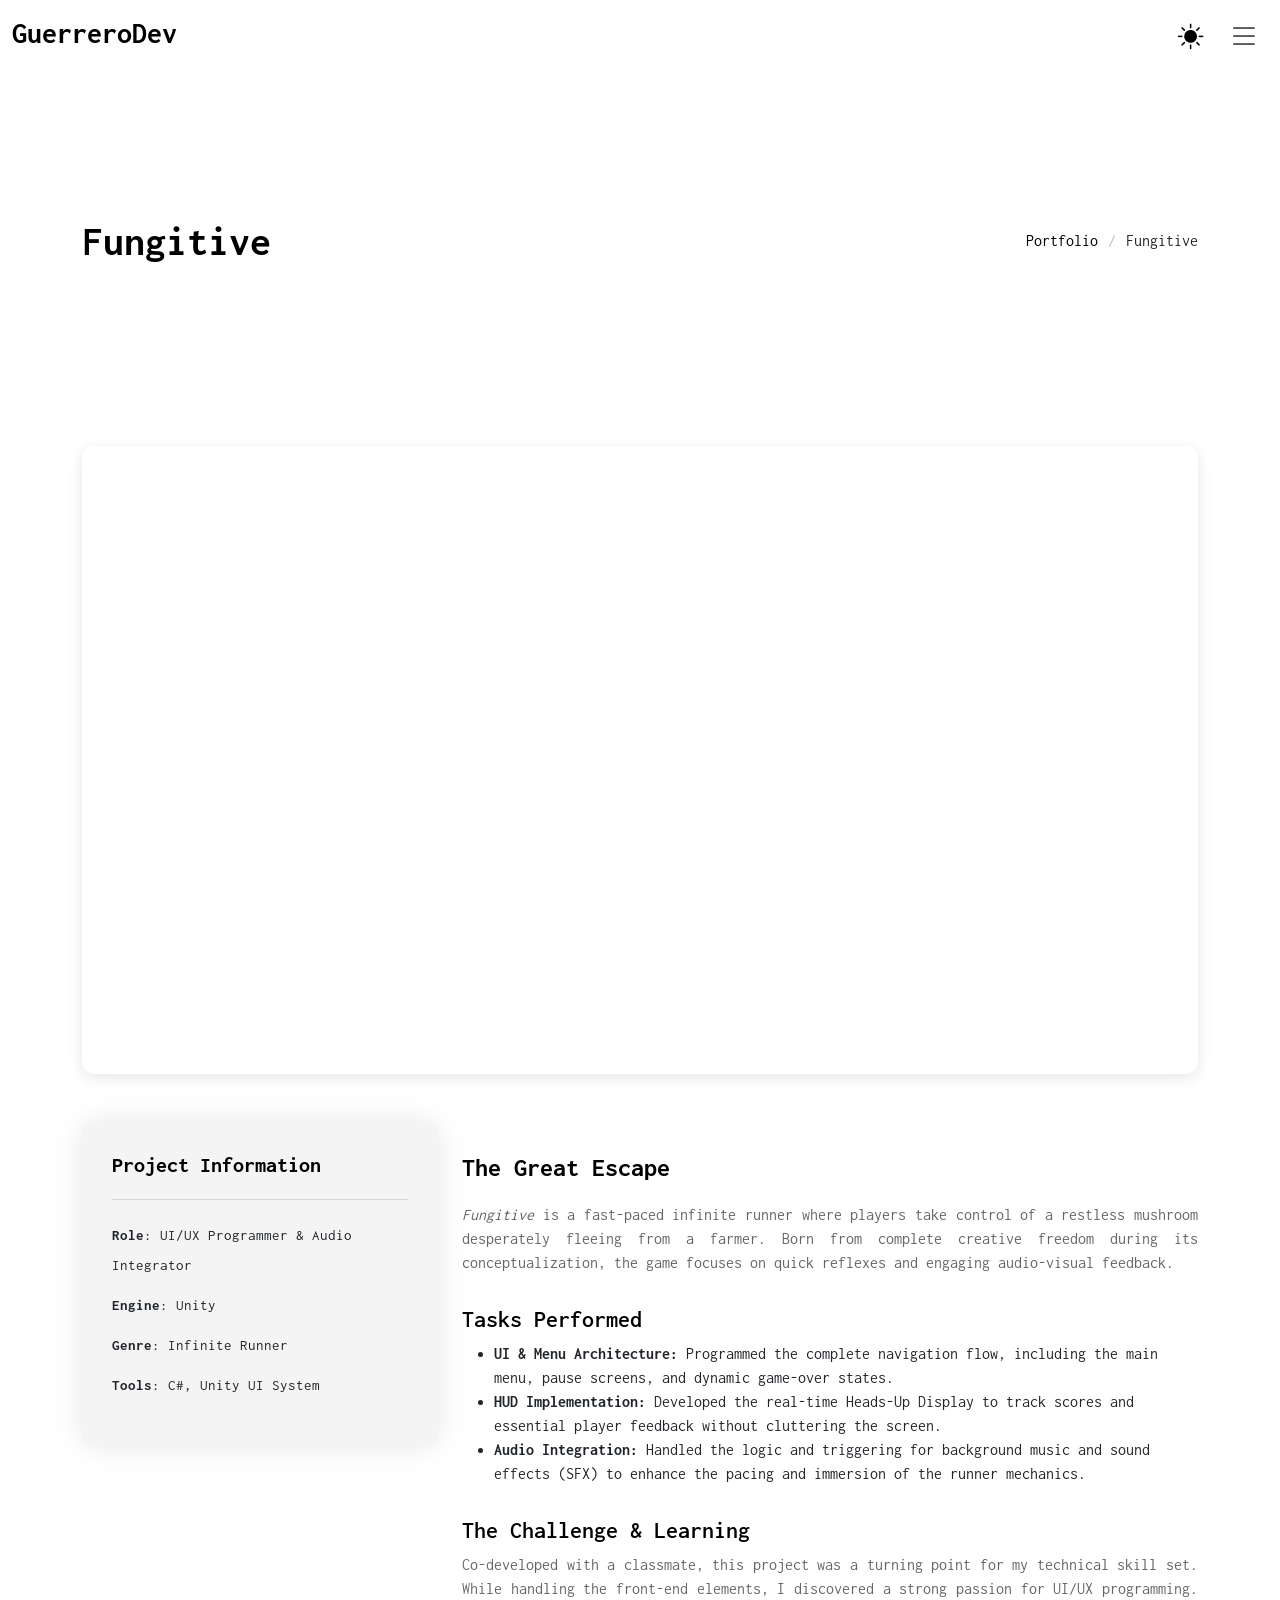
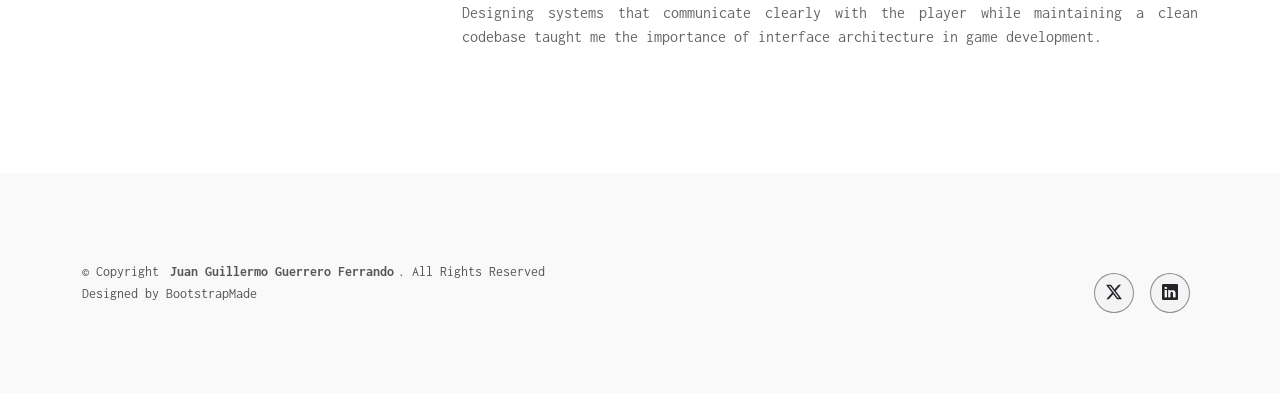
<file: fungitive.html>
<!DOCTYPE html>
<html lang="en">

<head>
  <meta charset="utf-8">
  <meta content="width=device-width, initial-scale=1.0" name="viewport">
  <title>Fungitive - GuerreroDev</title>
  <meta name="description" content="Fungitive - An infinite runner game built in Unity focusing on UI/UX and audio integration.">
  <meta name="keywords" content="Unity, C#, UI/UX Programmer, Audio Integration, Infinite Runner, Portfolio">

  <!-- Favicons -->
  <link href="assets/img/favicon.png?v=2" rel="icon">
  <link href="assets/img/apple-touch-icon.png?v=2" rel="apple-touch-icon">

  <!-- Fonts -->
  <link href="https://fonts.googleapis.com" rel="preconnect">
  <link href="https://fonts.gstatic.com" rel="preconnect" crossorigin>
  <link href="https://fonts.googleapis.com/css2?family=Inconsolata:wght@200;300;400;500;600;700;800;900&display=swap" rel="stylesheet">

  <!-- Vendor CSS Files -->
  <link href="assets/vendor/bootstrap/css/bootstrap.min.css" rel="stylesheet">
  <link href="assets/vendor/bootstrap-icons/bootstrap-icons.css" rel="stylesheet">
  <link href="assets/vendor/aos/aos.css" rel="stylesheet">
  <link href="assets/vendor/glightbox/css/glightbox.min.css" rel="stylesheet">
  <link href="assets/vendor/swiper/swiper-bundle.min.css" rel="stylesheet">

  <!-- Main CSS File -->
  <link href="assets/css/main.css?v=5" rel="stylesheet">
</head>

<body class="portfolio-details-page">

<header id="header" class="header d-flex align-items-center sticky-top">
    <div class="container-fluid position-relative d-flex align-items-center justify-content-between">

      <a href="index.html" class="logo d-flex align-items-center">
        <h1 class="sitename">GuerreroDev</h1>
      </a>
      <div class="d-flex align-items-center">
        <button id="theme-toggle" class="theme-btn">
          <i class="bi bi-sun-fill" id="theme-icon"></i>
        </button>
        <nav id="navmenu" class="navmenu">
          <ul>
            <li><a href="index.html">Portfolio</a></li>
            <li><a href="currently.html">Currently</a></li>
            <li><a href="about.html">About Me</a></li>
            <li><a href="contact.html">Contact</a></li>
          </ul>
          <i class="mobile-nav-toggle d-xl-none bi bi-list"></i>
        </nav>
      </div>
    </div>
  </header>

  <main class="main">

    <!-- Page Title -->
    <div class="page-title" data-aos="fade">
      <div class="container d-lg-flex justify-content-between align-items-center" style="margin-top: 30px;">
        <h1 class="mb-2 mb-lg-0">Fungitive</h1>
        <nav class="breadcrumbs">
          <ol>
            <li><a href="index.html">Portfolio</a></li>
            <li class="current">Fungitive</li>
          </ol>
        </nav>
      </div>
    </div>

    <!-- Portfolio Details Section -->
    <section id="portfolio-details" class="portfolio-details section">
      <div class="container" data-aos="fade-up" data-aos-delay="100">

        <!-- Video Reel Area -->
        <div class="row mb-5">
          <div class="col-12">
           <div class="video-container" style="position: relative; padding-bottom: 56.25%; height: 0; overflow: hidden; border-radius: 12px; box-shadow: 0 4px 15px rgba(0,0,0,0.1);">
              <iframe src="https://www.youtube.com/embed/T6CHqKyYaKE" 
                      style="position: absolute; top: 0; left: 0; width: 100%; height: 100%; border: 0;" 
                      allow="accelerometer; autoplay; clipboard-write; encrypted-media; gyroscope; picture-in-picture" 
                      allowfullscreen>
              </iframe>
            </div>
          </div>
        </div>

        <div class="row gy-4">
          <!-- Project Info Sidebar -->
          <div class="col-lg-4">
            <div class="portfolio-info" style="background-color: #f4f4f4; padding: 30px; border-radius: 12px;">
              <h3 style="margin-bottom: 20px; font-weight: 700;">Project Information</h3>
              <ul style="list-style: none; padding: 0; line-height: 2;">
                <li><strong>Role</strong>: UI/UX Programmer & Audio Integrator</li>
                <li><strong>Engine</strong>: Unity</li>
                <li><strong>Genre</strong>: Infinite Runner</li>
                <li><strong>Tools</strong>: C#, Unity UI System</li>
              </ul>
            </div>
          </div>

          <!-- Project Description & Tasks -->
          <div class="col-lg-8">
            <div class="portfolio-description">
              <h2 style="font-weight: 700; margin-bottom: 20px;">The Great Escape</h2>
              <p style="text-align: justify;">
                <em>Fungitive</em> is a fast-paced infinite runner where players take control of a restless mushroom desperately fleeing from a farmer. Born from complete creative freedom during its conceptualization, the game focuses on quick reflexes and engaging audio-visual feedback.
              </p>
              
              <h4 style="margin-top: 30px; font-weight: 600;">Tasks Performed</h4>
              <ul>
                <li><strong>UI & Menu Architecture:</strong> Programmed the complete navigation flow, including the main menu, pause screens, and dynamic game-over states.</li>
                <li><strong>HUD Implementation:</strong> Developed the real-time Heads-Up Display to track scores and essential player feedback without cluttering the screen.</li>
                <li><strong>Audio Integration:</strong> Handled the logic and triggering for background music and sound effects (SFX) to enhance the pacing and immersion of the runner mechanics.</li>
              </ul>

              <h4 style="margin-top: 30px; font-weight: 600;">The Challenge & Learning</h4>
              <p style="text-align: justify;">
                Co-developed with a classmate, this project was a turning point for my technical skill set. While handling the front-end elements, I discovered a strong passion for UI/UX programming. Designing systems that communicate clearly with the player while maintaining a clean codebase taught me the importance of interface architecture in game development.
              </p>
            </div>
          </div>
        </div>

      </div>
    </section>
  </main>

  <footer id="footer" class="footer light-background mt-5" style="border-top: none;">
    <div class="container d-flex flex-column flex-md-row justify-content-between align-items-center" style="padding-top: 40px; padding-bottom: 40px;">
      <div class="copyright text-start mb-3 mb-md-0" style="font-size: 0.9rem; color: #555;">
        <p>© <span>Copyright</span> <strong class="px-1 sitename">Juan Guillermo Guerrero Ferrando</strong>. <span>All Rights Reserved</span></p>
        <p class="mb-0">Designed by BootstrapMade</p>
      </div>
      <div class="social-links d-flex">
        <a href="https://twitter.com/jowyguerrero" target="_blank" class="mx-2 text-dark" style="background: #f4f4f4; border-radius: 50%; width: 40px; height: 40px; display: flex; align-items: center; justify-content: center;"><i class="bi bi-twitter-x"></i></a>
        <a href="https://linkedin.com/in/guerrerofe/" target="_blank" class="mx-2 text-dark" style="background: #f4f4f4; border-radius: 50%; width: 40px; height: 40px; display: flex; align-items: center; justify-content: center;"><i class="bi bi-linkedin"></i></a>
      </div>
    </div>
  </footer>

  <a href="#" id="scroll-top" class="scroll-top d-flex align-items-center justify-content-center"><i class="bi bi-arrow-up-short"></i></a>

  <!-- Vendor JS Files -->
  <script src="assets/vendor/bootstrap/js/bootstrap.bundle.min.js"></script>
  <script src="assets/vendor/aos/aos.js"></script>
  <script src="assets/vendor/glightbox/js/glightbox.min.js"></script>
  <script src="assets/vendor/imagesloaded/imagesloaded.pkgd.min.js"></script>
  <script src="assets/vendor/isotope-layout/isotope.pkgd.min.js"></script>
  <script src="assets/vendor/swiper/swiper-bundle.min.js"></script>

  <!-- Main JS File -->
  <script src="assets/js/main.js"></script>

</body>
</html>
</file>
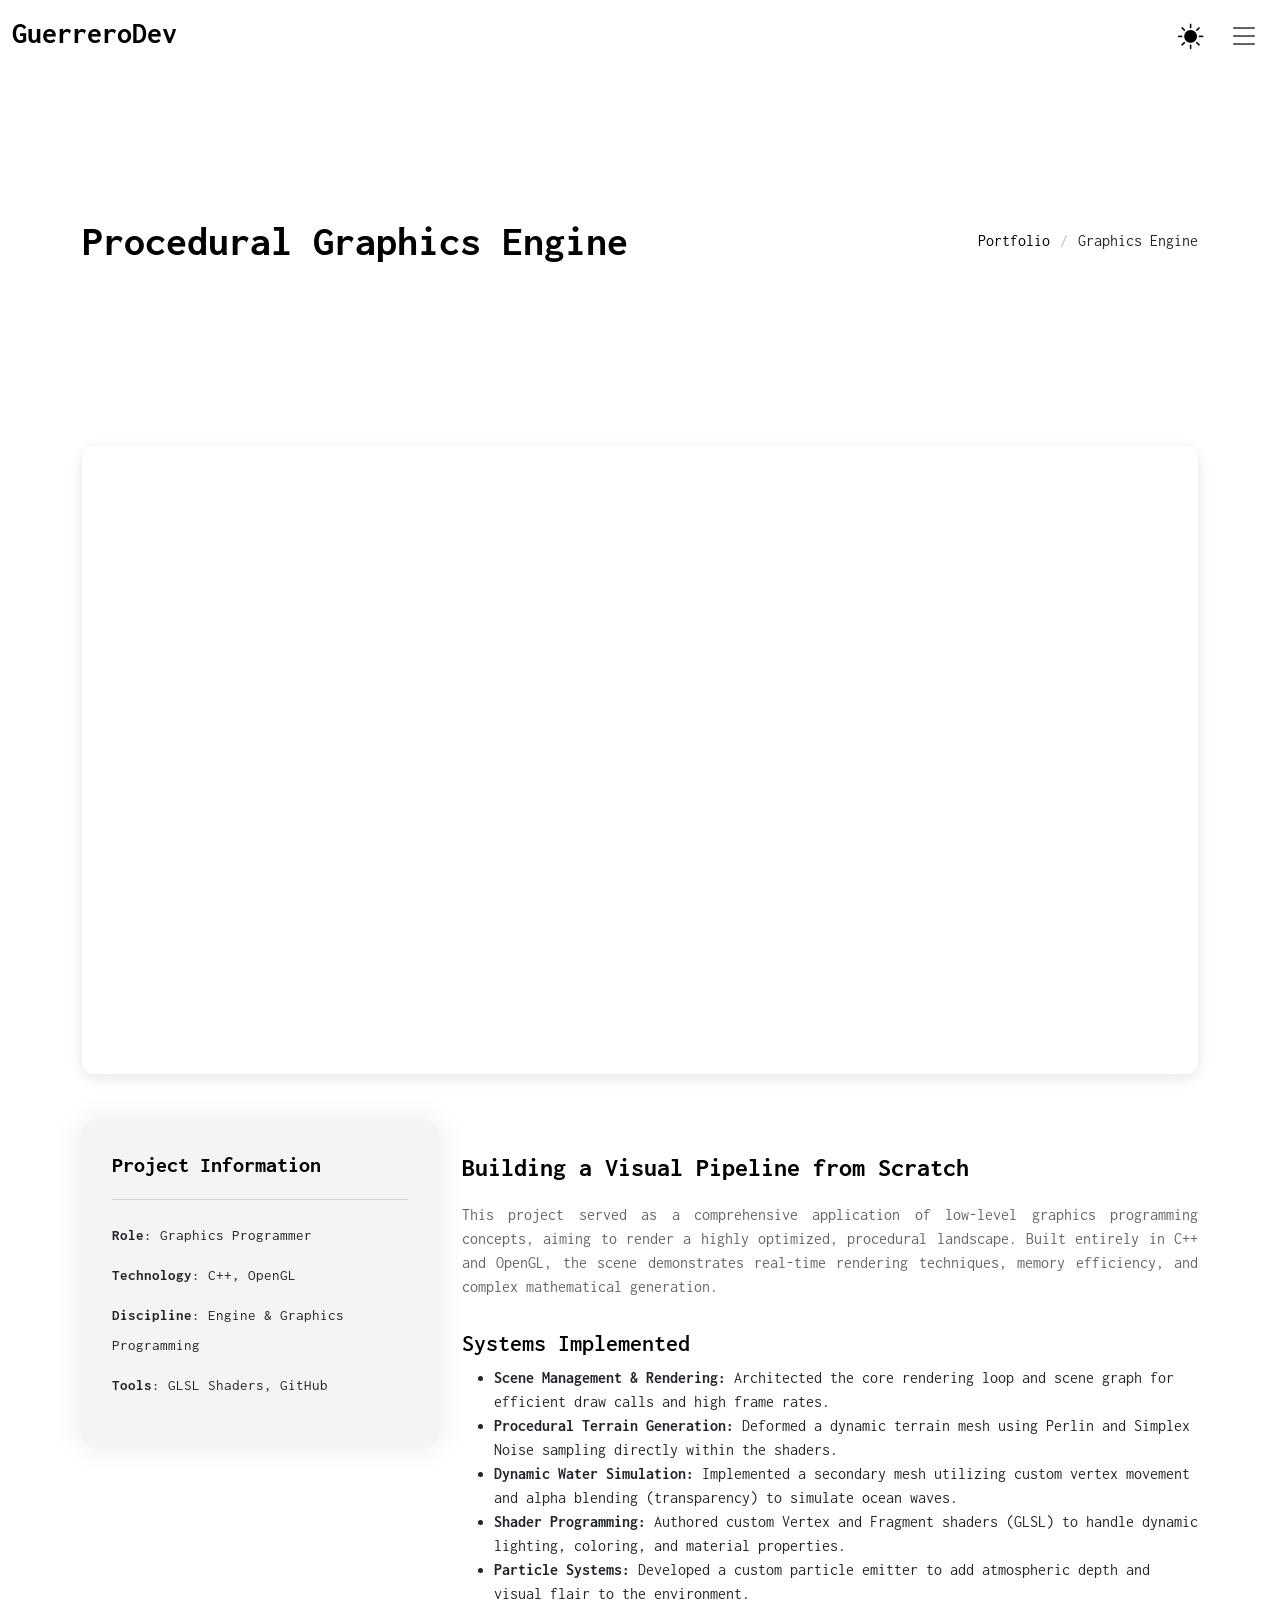
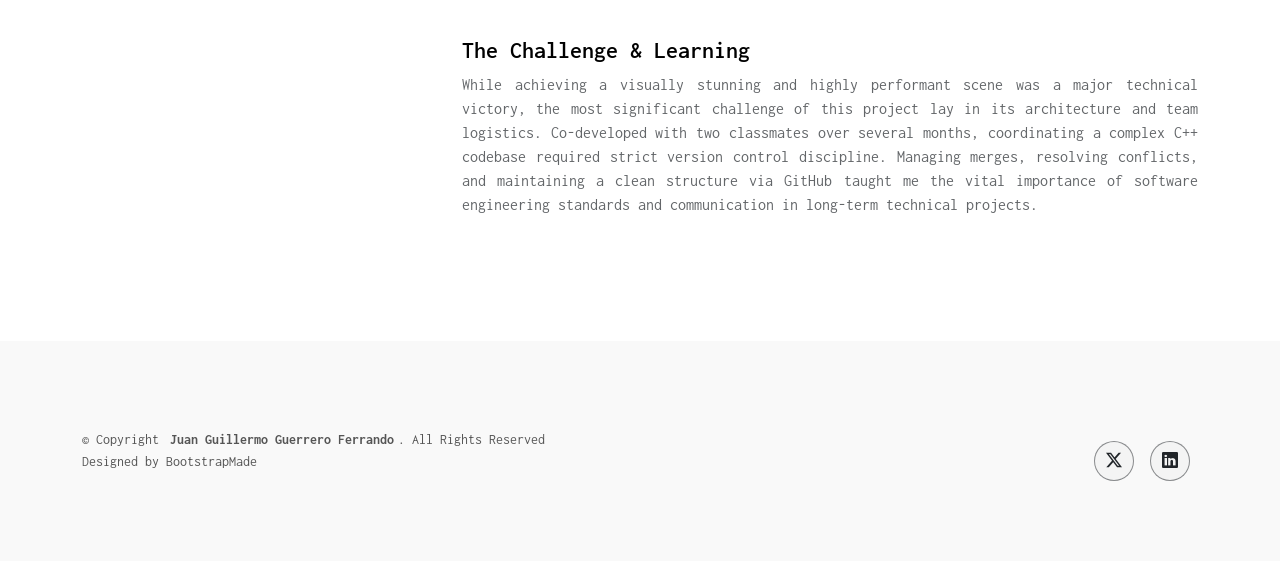
<file: graphics-engine.html>
<!DOCTYPE html>
<html lang="en">

<head>
  <meta charset="utf-8">
  <meta content="width=device-width, initial-scale=1.0" name="viewport">
  <title>Procedural Graphics Engine - GuerreroDev</title>
  <meta name="description" content="A custom graphics rendering pipeline built in C++ and OpenGL featuring procedural terrain and particle systems.">
  <meta name="keywords" content="C++, OpenGL, Graphics Programmer, Shaders, Procedural Generation, Portfolio">

  <!-- Favicons -->
  <link href="assets/img/favicon.png?v=2" rel="icon">
  <link href="assets/img/apple-touch-icon.png?v=2" rel="apple-touch-icon">

  <!-- Fonts -->
  <link href="https://fonts.googleapis.com" rel="preconnect">
  <link href="https://fonts.gstatic.com" rel="preconnect" crossorigin>
  <link href="https://fonts.googleapis.com/css2?family=Inconsolata:wght@200;300;400;500;600;700;800;900&display=swap" rel="stylesheet">

  <!-- Vendor CSS Files -->
  <link href="assets/vendor/bootstrap/css/bootstrap.min.css" rel="stylesheet">
  <link href="assets/vendor/bootstrap-icons/bootstrap-icons.css" rel="stylesheet">
  <link href="assets/vendor/aos/aos.css" rel="stylesheet">
  <link href="assets/vendor/glightbox/css/glightbox.min.css" rel="stylesheet">
  <link href="assets/vendor/swiper/swiper-bundle.min.css" rel="stylesheet">

  <!-- Main CSS File -->
  <link href="assets/css/main.css?v=5" rel="stylesheet">
</head>

<body class="portfolio-details-page">

<header id="header" class="header d-flex align-items-center sticky-top">
    <div class="container-fluid position-relative d-flex align-items-center justify-content-between">

      <a href="index.html" class="logo d-flex align-items-center">
        <h1 class="sitename">GuerreroDev</h1>
      </a>
      <div class="d-flex align-items-center">
        <button id="theme-toggle" class="theme-btn">
          <i class="bi bi-sun-fill" id="theme-icon"></i>
        </button>
        <nav id="navmenu" class="navmenu">
          <ul>
            <li><a href="index.html">Portfolio</a></li>
            <li><a href="currently.html">Currently</a></li>
            <li><a href="about.html">About Me</a></li>
            <li><a href="contact.html">Contact</a></li>
          </ul>
          <i class="mobile-nav-toggle d-xl-none bi bi-list"></i>
        </nav>
      </div>
    </div>
  </header>

  <main class="main">

    <!-- Page Title -->
    <div class="page-title" data-aos="fade">
      <div class="container d-lg-flex justify-content-between align-items-center" style="margin-top: 30px;">
        <h1 class="mb-2 mb-lg-0">Procedural Graphics Engine</h1>
        <nav class="breadcrumbs">
          <ol>
            <li><a href="index.html">Portfolio</a></li>
            <li class="current">Graphics Engine</li>
          </ol>
        </nav>
      </div>
    </div>

    <!-- Portfolio Details Section -->
    <section id="portfolio-details" class="portfolio-details section">
      <div class="container" data-aos="fade-up" data-aos-delay="100">

        <!-- Video Area -->
        <div class="row mb-5">
          <div class="col-12">
            <div class="video-container" style="position: relative; padding-bottom: 56.25%; height: 0; overflow: hidden; border-radius: 12px; box-shadow: 0 4px 15px rgba(0,0,0,0.1);">
              <iframe src="https://www.youtube.com/embed/NTdqxBlc1K4" 
                      style="position: absolute; top: 0; left: 0; width: 100%; height: 100%; border: 0;" 
                      allow="accelerometer; autoplay; clipboard-write; encrypted-media; gyroscope; picture-in-picture" 
                      allowfullscreen>
              </iframe>
            </div>
          </div>
        </div>

        <div class="row gy-4">
          <!-- Project Info Sidebar -->
          <div class="col-lg-4">
            <div class="portfolio-info" style="background-color: #f4f4f4; padding: 30px; border-radius: 12px;">
              <h3 style="margin-bottom: 20px; font-weight: 700;">Project Information</h3>
              <ul style="list-style: none; padding: 0; line-height: 2;">
                <li><strong>Role</strong>: Graphics Programmer</li>
                <li><strong>Technology</strong>: C++, OpenGL</li>
                <li><strong>Discipline</strong>: Engine & Graphics Programming</li>
                <li><strong>Tools</strong>: GLSL Shaders, GitHub</li>
              </ul>
            </div>
          </div>

          <!-- Project Description & Tasks -->
          <div class="col-lg-8">
            <div class="portfolio-description">
              <h2 style="font-weight: 700; margin-bottom: 20px;">Building a Visual Pipeline from Scratch</h2>
              <p style="text-align: justify;">
                This project served as a comprehensive application of low-level graphics programming concepts, aiming to render a highly optimized, procedural landscape. Built entirely in C++ and OpenGL, the scene demonstrates real-time rendering techniques, memory efficiency, and complex mathematical generation.
              </p>
              
              <h4 style="margin-top: 30px; font-weight: 600;">Systems Implemented</h4>
              <ul>
                <li><strong>Scene Management & Rendering:</strong> Architected the core rendering loop and scene graph for efficient draw calls and high frame rates.</li>
                <li><strong>Procedural Terrain Generation:</strong> Deformed a dynamic terrain mesh using Perlin and Simplex Noise sampling directly within the shaders.</li>
                <li><strong>Dynamic Water Simulation:</strong> Implemented a secondary mesh utilizing custom vertex movement and alpha blending (transparency) to simulate ocean waves.</li>
                <li><strong>Shader Programming:</strong> Authored custom Vertex and Fragment shaders (GLSL) to handle dynamic lighting, coloring, and material properties.</li>
                <li><strong>Particle Systems:</strong> Developed a custom particle emitter to add atmospheric depth and visual flair to the environment.</li>
              </ul>

              <h4 style="margin-top: 30px; font-weight: 600;">The Challenge & Learning</h4>
              <p style="text-align: justify;">
                While achieving a visually stunning and highly performant scene was a major technical victory, the most significant challenge of this project lay in its architecture and team logistics. Co-developed with two classmates over several months, coordinating a complex C++ codebase required strict version control discipline. Managing merges, resolving conflicts, and maintaining a clean structure via GitHub taught me the vital importance of software engineering standards and communication in long-term technical projects.
              </p>
            </div>
          </div>
        </div>

      </div>
    </section>
  </main>

  <footer id="footer" class="footer light-background mt-5" style="border-top: none;">
    <div class="container d-flex flex-column flex-md-row justify-content-between align-items-center" style="padding-top: 40px; padding-bottom: 40px;">
      <div class="copyright text-start mb-3 mb-md-0" style="font-size: 0.9rem; color: #555;">
        <p>© <span>Copyright</span> <strong class="px-1 sitename">Juan Guillermo Guerrero Ferrando</strong>. <span>All Rights Reserved</span></p>
        <p class="mb-0">Designed by BootstrapMade</p>
      </div>
      <div class="social-links d-flex">
        <a href="https://twitter.com/jowyguerrero" target="_blank" class="mx-2 text-dark" style="background: #f4f4f4; border-radius: 50%; width: 40px; height: 40px; display: flex; align-items: center; justify-content: center;"><i class="bi bi-twitter-x"></i></a>
        <a href="https://linkedin.com/in/guerrerofe/" target="_blank" class="mx-2 text-dark" style="background: #f4f4f4; border-radius: 50%; width: 40px; height: 40px; display: flex; align-items: center; justify-content: center;"><i class="bi bi-linkedin"></i></a>
      </div>
    </div>
  </footer>

  <a href="#" id="scroll-top" class="scroll-top d-flex align-items-center justify-content-center"><i class="bi bi-arrow-up-short"></i></a>

  <script src="assets/vendor/bootstrap/js/bootstrap.bundle.min.js"></script>
  <script src="assets/vendor/aos/aos.js"></script>
  <script src="assets/vendor/glightbox/js/glightbox.min.js"></script>
  <script src="assets/vendor/imagesloaded/imagesloaded.pkgd.min.js"></script>
  <script src="assets/vendor/isotope-layout/isotope.pkgd.min.js"></script>
  <script src="assets/vendor/swiper/swiper-bundle.min.js"></script>
  <script src="assets/js/main.js"></script>

</body>
</html>
</file>
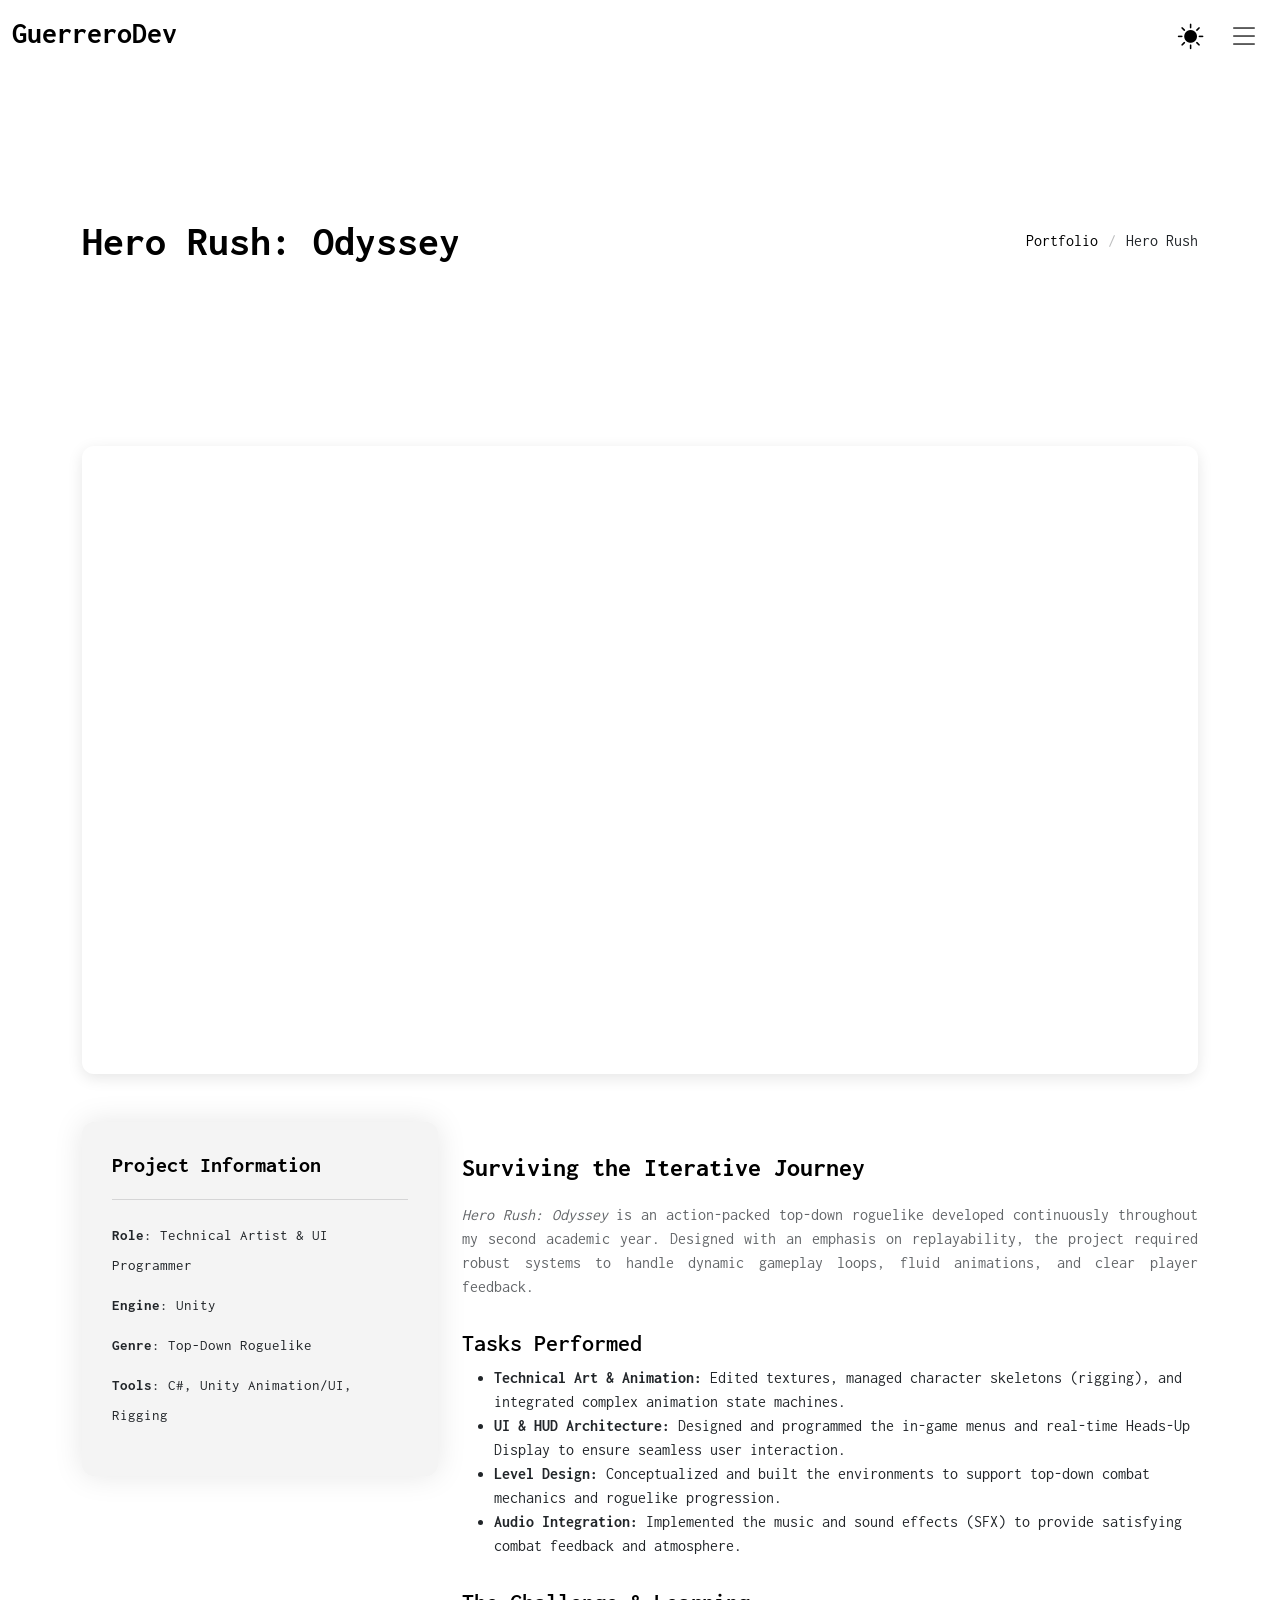
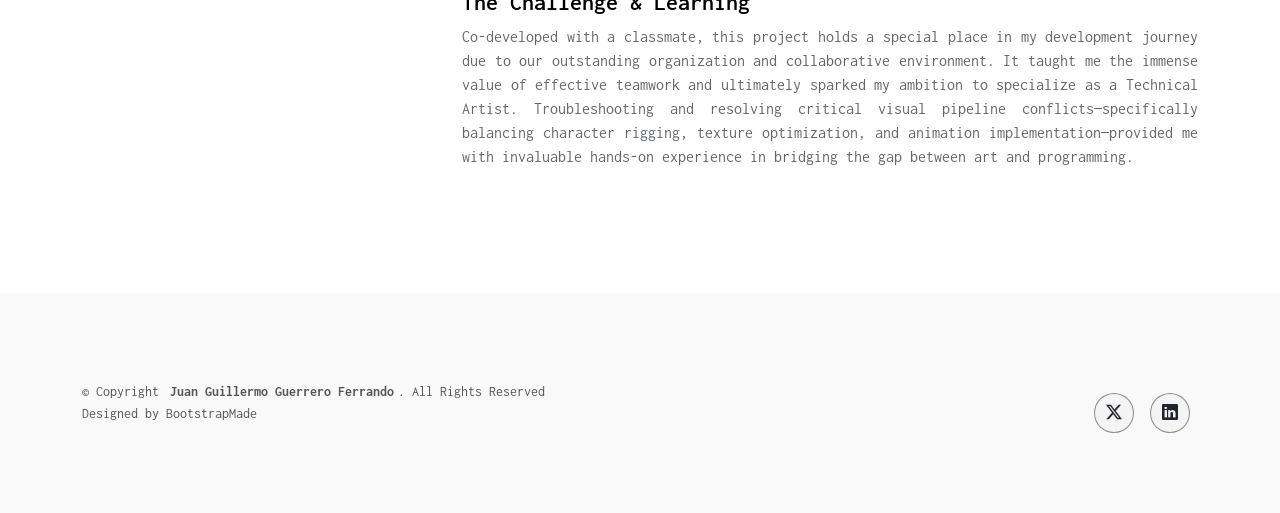
<file: hero-rush.html>
<!DOCTYPE html>
<html lang="en">

<head>
  <meta charset="utf-8">
  <meta content="width=device-width, initial-scale=1.0" name="viewport">
  <title>Hero Rush: Odyssey - GuerreroDev</title>
  <meta name="description" content="Hero Rush: Odyssey - A top-down roguelike built in Unity highlighting Technical Art and UI development.">
  <meta name="keywords" content="Unity, C#, Technical Artist, UI Programmer, Level Design, Roguelike, Portfolio">

  <!-- Favicons -->
  <link href="assets/img/favicon.png?v=2" rel="icon">
  <link href="assets/img/apple-touch-icon.png?v=2" rel="apple-touch-icon">

  <!-- Fonts -->
  <link href="https://fonts.googleapis.com" rel="preconnect">
  <link href="https://fonts.gstatic.com" rel="preconnect" crossorigin>
  <link href="https://fonts.googleapis.com/css2?family=Inconsolata:wght@200;300;400;500;600;700;800;900&display=swap" rel="stylesheet">

  <!-- Vendor CSS Files -->
  <link href="assets/vendor/bootstrap/css/bootstrap.min.css" rel="stylesheet">
  <link href="assets/vendor/bootstrap-icons/bootstrap-icons.css" rel="stylesheet">
  <link href="assets/vendor/aos/aos.css" rel="stylesheet">
  <link href="assets/vendor/glightbox/css/glightbox.min.css" rel="stylesheet">
  <link href="assets/vendor/swiper/swiper-bundle.min.css" rel="stylesheet">

  <!-- Main CSS File -->
  <link href="assets/css/main.css?v=5" rel="stylesheet">
</head>

<body class="portfolio-details-page">

<header id="header" class="header d-flex align-items-center sticky-top">
    <div class="container-fluid position-relative d-flex align-items-center justify-content-between">

      <a href="index.html" class="logo d-flex align-items-center">
        <h1 class="sitename">GuerreroDev</h1>
      </a>
      <div class="d-flex align-items-center">
        <button id="theme-toggle" class="theme-btn">
          <i class="bi bi-sun-fill" id="theme-icon"></i>
        </button>
        <nav id="navmenu" class="navmenu">
          <ul>
            <li><a href="index.html">Portfolio</a></li>
            <li><a href="currently.html">Currently</a></li>
            <li><a href="about.html">About Me</a></li>
            <li><a href="contact.html">Contact</a></li>
          </ul>
          <i class="mobile-nav-toggle d-xl-none bi bi-list"></i>
        </nav>
      </div>
    </div>
  </header>

  <main class="main">

    <!-- Page Title -->
    <div class="page-title" data-aos="fade">
      <div class="container d-lg-flex justify-content-between align-items-center" style="margin-top: 30px;">
        <h1 class="mb-2 mb-lg-0">Hero Rush: Odyssey</h1>
        <nav class="breadcrumbs">
          <ol>
            <li><a href="index.html">Portfolio</a></li>
            <li class="current">Hero Rush</li>
          </ol>
        </nav>
      </div>
    </div>

    <!-- Portfolio Details Section -->
    <section id="portfolio-details" class="portfolio-details section">
      <div class="container" data-aos="fade-up" data-aos-delay="100">

        <!-- Video Area -->
        <div class="row mb-5">
          <div class="col-12">
            <div class="video-container" style="position: relative; padding-bottom: 56.25%; height: 0; overflow: hidden; border-radius: 12px; box-shadow: 0 4px 15px rgba(0,0,0,0.1);">
              <iframe src="https://www.youtube.com/embed/vD0w5syJFaY" 
                      style="position: absolute; top: 0; left: 0; width: 100%; height: 100%; border: 0;" 
                      allow="accelerometer; autoplay; clipboard-write; encrypted-media; gyroscope; picture-in-picture" 
                      allowfullscreen>
              </iframe>
            </div>
          </div>
        </div>

        <div class="row gy-4">
          <!-- Project Info Sidebar -->
          <div class="col-lg-4">
            <div class="portfolio-info" style="background-color: #f4f4f4; padding: 30px; border-radius: 12px;">
              <h3 style="margin-bottom: 20px; font-weight: 700;">Project Information</h3>
              <ul style="list-style: none; padding: 0; line-height: 2;">
                <li><strong>Role</strong>: Technical Artist & UI Programmer</li>
                <li><strong>Engine</strong>: Unity</li>
                <li><strong>Genre</strong>: Top-Down Roguelike</li>
                <li><strong>Tools</strong>: C#, Unity Animation/UI, Rigging</li>
              </ul>
            </div>
          </div>

          <!-- Project Description & Tasks -->
          <div class="col-lg-8">
            <div class="portfolio-description">
              <h2 style="font-weight: 700; margin-bottom: 20px;">Surviving the Iterative Journey</h2>
              <p style="text-align: justify;">
                <em>Hero Rush: Odyssey</em> is an action-packed top-down roguelike developed continuously throughout my second academic year. Designed with an emphasis on replayability, the project required robust systems to handle dynamic gameplay loops, fluid animations, and clear player feedback.
              </p>
              
              <h4 style="margin-top: 30px; font-weight: 600;">Tasks Performed</h4>
              <ul>
                <li><strong>Technical Art & Animation:</strong> Edited textures, managed character skeletons (rigging), and integrated complex animation state machines.</li>
                <li><strong>UI & HUD Architecture:</strong> Designed and programmed the in-game menus and real-time Heads-Up Display to ensure seamless user interaction.</li>
                <li><strong>Level Design:</strong> Conceptualized and built the environments to support top-down combat mechanics and roguelike progression.</li>
                <li><strong>Audio Integration:</strong> Implemented the music and sound effects (SFX) to provide satisfying combat feedback and atmosphere.</li>
              </ul>

              <h4 style="margin-top: 30px; font-weight: 600;">The Challenge & Learning</h4>
              <p style="text-align: justify;">
                Co-developed with a classmate, this project holds a special place in my development journey due to our outstanding organization and collaborative environment. It taught me the immense value of effective teamwork and ultimately sparked my ambition to specialize as a Technical Artist. Troubleshooting and resolving critical visual pipeline conflicts—specifically balancing character rigging, texture optimization, and animation implementation—provided me with invaluable hands-on experience in bridging the gap between art and programming.
              </p>
            </div>
          </div>
        </div>

      </div>
    </section>
  </main>

  <footer id="footer" class="footer light-background mt-5" style="border-top: none;">
    <div class="container d-flex flex-column flex-md-row justify-content-between align-items-center" style="padding-top: 40px; padding-bottom: 40px;">
      <div class="copyright text-start mb-3 mb-md-0" style="font-size: 0.9rem; color: #555;">
        <p>© <span>Copyright</span> <strong class="px-1 sitename">Juan Guillermo Guerrero Ferrando</strong>. <span>All Rights Reserved</span></p>
        <p class="mb-0">Designed by BootstrapMade</p>
      </div>
      <div class="social-links d-flex">
        <a href="https://twitter.com/jowyguerrero" target="_blank" class="mx-2 text-dark" style="background: #f4f4f4; border-radius: 50%; width: 40px; height: 40px; display: flex; align-items: center; justify-content: center;"><i class="bi bi-twitter-x"></i></a>
        <a href="https://linkedin.com/in/guerrerofe/" target="_blank" class="mx-2 text-dark" style="background: #f4f4f4; border-radius: 50%; width: 40px; height: 40px; display: flex; align-items: center; justify-content: center;"><i class="bi bi-linkedin"></i></a>
      </div>
    </div>
  </footer>

  <a href="#" id="scroll-top" class="scroll-top d-flex align-items-center justify-content-center"><i class="bi bi-arrow-up-short"></i></a>

  <!-- Vendor JS Files -->
  <script src="assets/vendor/bootstrap/js/bootstrap.bundle.min.js"></script>
  <script src="assets/vendor/aos/aos.js"></script>
  <script src="assets/vendor/glightbox/js/glightbox.min.js"></script>
  <script src="assets/vendor/imagesloaded/imagesloaded.pkgd.min.js"></script>
  <script src="assets/vendor/isotope-layout/isotope.pkgd.min.js"></script>
  <script src="assets/vendor/swiper/swiper-bundle.min.js"></script>

  <!-- Main JS File -->
  <script src="assets/js/main.js"></script>

</body>
</html>
</file>
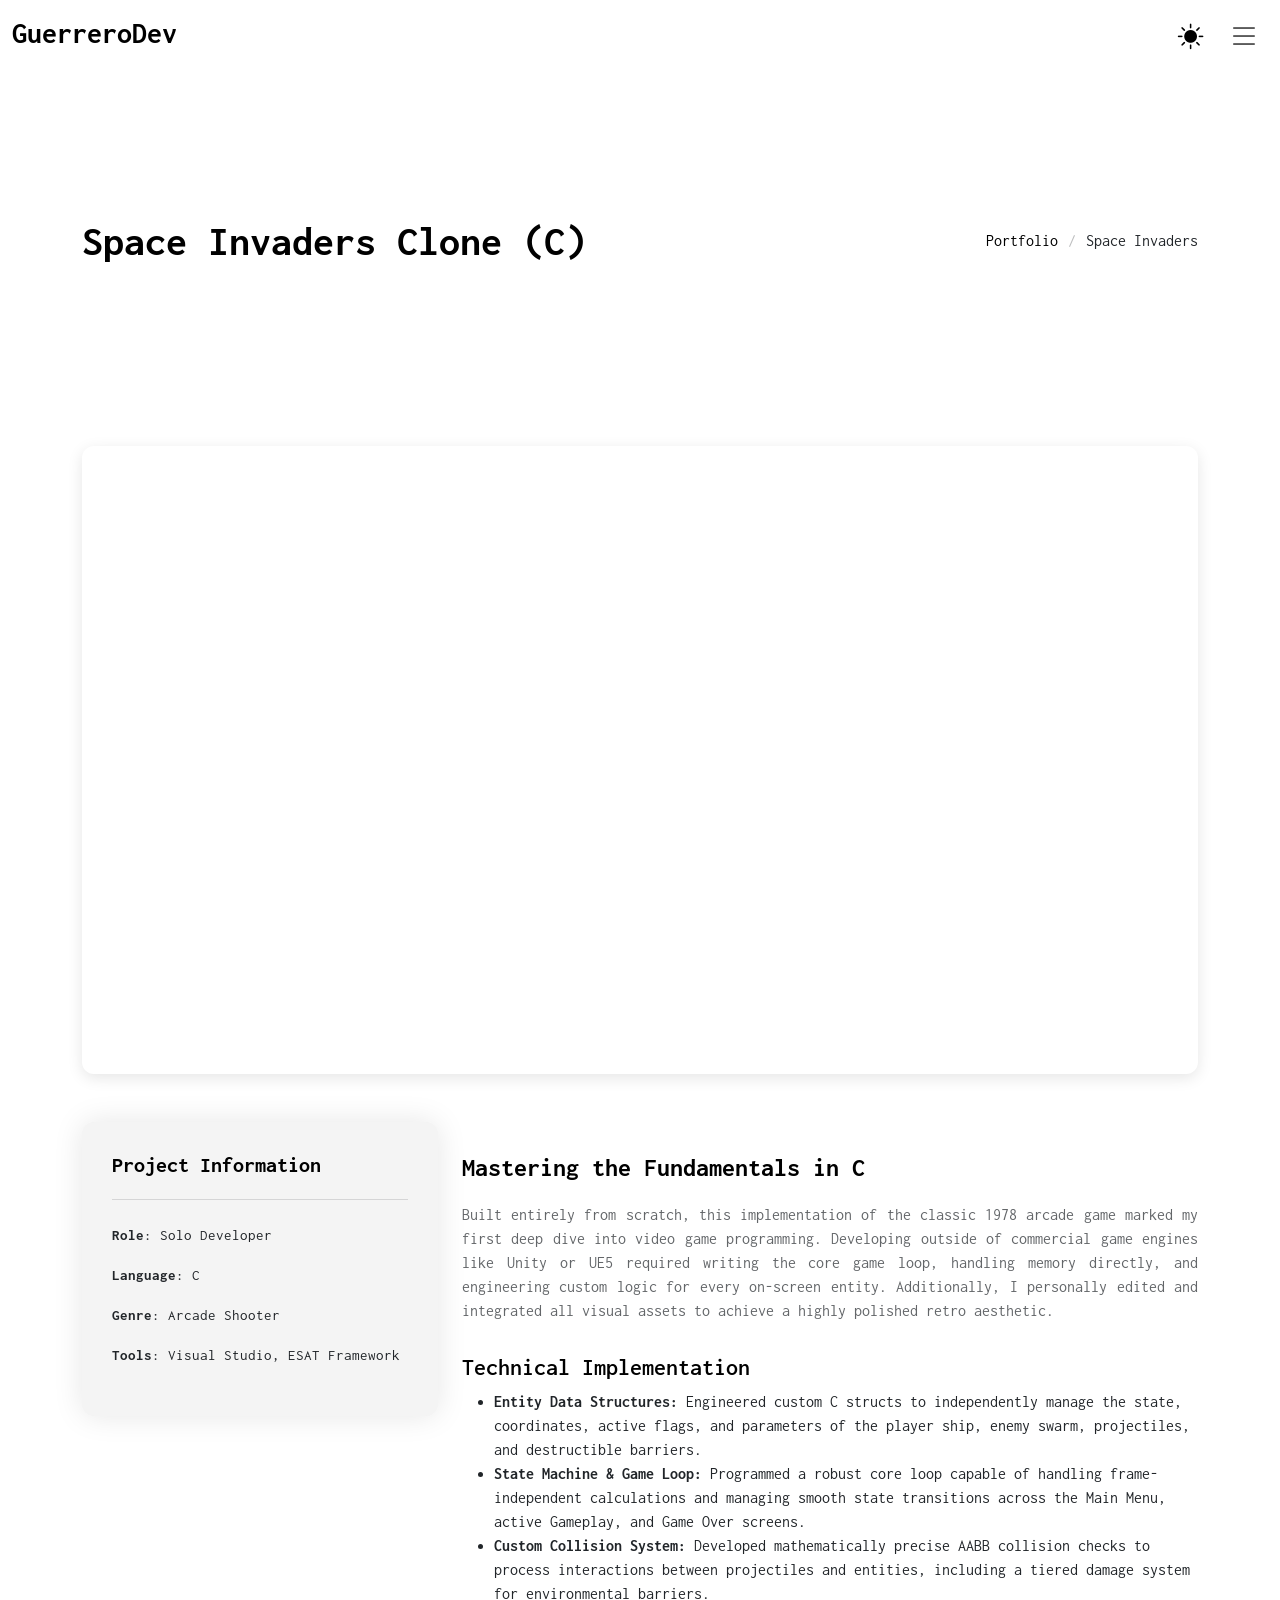
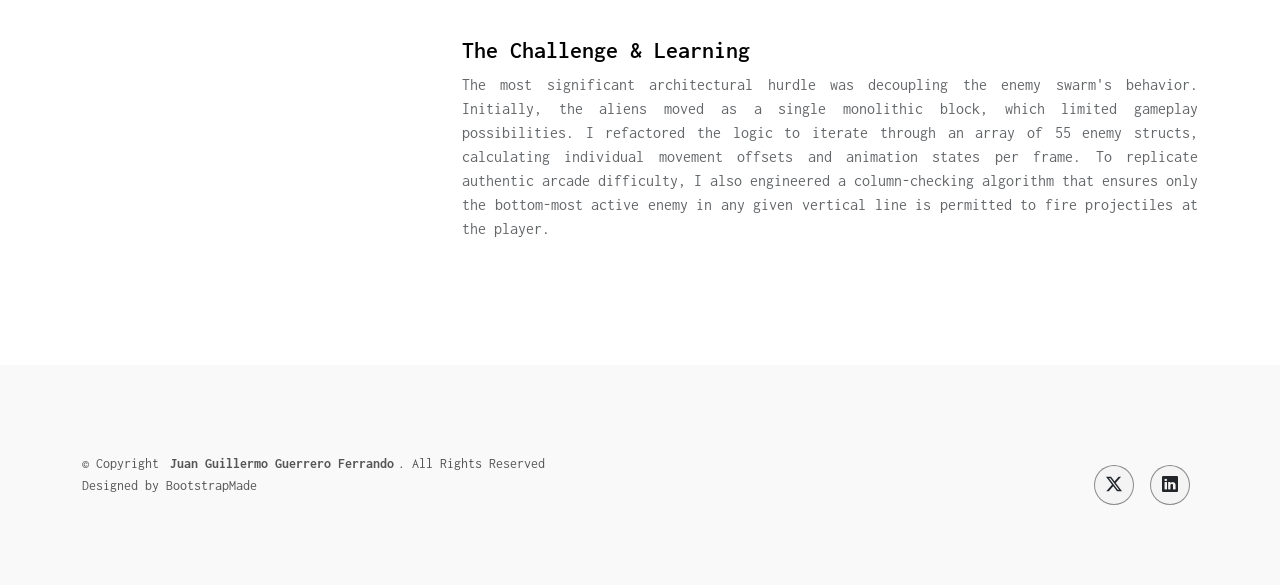
<file: space-invaders.html>
<!DOCTYPE html>
<html lang="en">

<head>
  <meta charset="utf-8">
  <meta content="width=device-width, initial-scale=1.0" name="viewport">
  <title>Space Invaders (C) - GuerreroDev</title>
  <meta name="description" content="A from-scratch implementation of Space Invaders in C by Juan Guillermo Guerrero.">
  <meta name="keywords" content="C Programming, Game Engine, Space Invaders, Retro, Video Game Engineer">

  <!-- Favicons -->
  <link href="assets/img/favicon.png?v=2" rel="icon">
  <link href="assets/img/apple-touch-icon.png?v=2" rel="apple-touch-icon"> 

  <!-- Fonts -->
  <link href="https://fonts.googleapis.com" rel="preconnect">
  <link href="https://fonts.gstatic.com" rel="preconnect" crossorigin>
  <link href="https://fonts.googleapis.com/css2?family=Inconsolata:wght@200;300;400;500;600;700;800;900&display=swap" rel="stylesheet">

  <!-- Vendor CSS Files -->
  <link href="assets/vendor/bootstrap/css/bootstrap.min.css" rel="stylesheet">
  <link href="assets/vendor/bootstrap-icons/bootstrap-icons.css" rel="stylesheet">
  <link href="assets/vendor/aos/aos.css" rel="stylesheet">
  <link href="assets/vendor/glightbox/css/glightbox.min.css" rel="stylesheet">
  <link href="assets/vendor/swiper/swiper-bundle.min.css" rel="stylesheet">

  <!-- Main CSS File -->
  <link href="assets/css/main.css?v=7" rel="stylesheet">
</head>

<body class="portfolio-details-page">

<header id="header" class="header d-flex align-items-center sticky-top">
    <div class="container-fluid position-relative d-flex align-items-center justify-content-between">

      <a href="index.html" class="logo d-flex align-items-center">
        <h1 class="sitename">GuerreroDev</h1>
      </a>
      <div class="d-flex align-items-center">
        <button id="theme-toggle" class="theme-btn">
          <i class="bi bi-sun-fill" id="theme-icon"></i>
        </button>
        <nav id="navmenu" class="navmenu">
          <ul>
            <li><a href="index.html">Portfolio</a></li>
            <li><a href="currently.html">Currently</a></li>
            <li><a href="about.html">About Me</a></li>
            <li><a href="contact.html">Contact</a></li>
          </ul>
          <i class="mobile-nav-toggle d-xl-none bi bi-list"></i>
        </nav>
      </div>
    </div>
  </header>

  <main class="main">

    <!-- Page Title -->
    <div class="page-title" data-aos="fade">
      <div class="container d-lg-flex justify-content-between align-items-center" style="margin-top: 30px;">
        <h1 class="mb-2 mb-lg-0">Space Invaders Clone (C)</h1>
        <nav class="breadcrumbs">
          <ol>
            <li><a href="index.html">Portfolio</a></li>
            <li class="current">Space Invaders</li>
          </ol>
        </nav>
      </div>
    </div>

    <!-- Portfolio Details Section -->
    <section id="portfolio-details" class="portfolio-details section">
      <div class="container" data-aos="fade-up" data-aos-delay="100">

        <!-- Video Reel Area -->
        <div class="row mb-5">
          <div class="col-12">
            <div class="video-container" style="position: relative; padding-bottom: 56.25%; height: 0; overflow: hidden; border-radius: 12px; box-shadow: 0 4px 15px rgba(0,0,0,0.1);">
              <iframe src="https://www.youtube.com/embed/vHIrl5nS3rs" 
                      style="position: absolute; top: 0; left: 0; width: 100%; height: 100%; border: 0;" 
                      allow="accelerometer; autoplay; clipboard-write; encrypted-media; gyroscope; picture-in-picture" 
                      allowfullscreen>
              </iframe>
            </div>
          </div>
        </div>

        <div class="row gy-4">
          <!-- Project Info Sidebar -->
          <div class="col-lg-4">
            <div class="portfolio-info" style="background-color: #f4f4f4; padding: 30px; border-radius: 12px;">
              <h3 style="margin-bottom: 20px; font-weight: 700;">Project Information</h3>
              <ul style="list-style: none; padding: 0; line-height: 2;">
                <li><strong>Role</strong>: Solo Developer</li>
                <li><strong>Language</strong>: C</li>
                <li><strong>Genre</strong>: Arcade Shooter</li>
                <li><strong>Tools</strong>: Visual Studio, ESAT Framework</li>
              </ul>
            </div>
          </div>

          <!-- Project Description & Tasks -->
          <div class="col-lg-8">
            <div class="portfolio-description">
              <h2 style="font-weight: 700; margin-bottom: 20px;">Mastering the Fundamentals in C</h2>
              <p style="text-align: justify;">
                Built entirely from scratch, this implementation of the classic 1978 arcade game marked my first deep dive into video game programming. Developing outside of commercial game engines like Unity or UE5 required writing the core game loop, handling memory directly, and engineering custom logic for every on-screen entity. Additionally, I personally edited and integrated all visual assets to achieve a highly polished retro aesthetic.
              </p>
              
              <h4 style="margin-top: 30px; font-weight: 600;">Technical Implementation</h4>
              <ul>
                <li><strong>Entity Data Structures:</strong> Engineered custom C structs to independently manage the state, coordinates, active flags, and parameters of the player ship, enemy swarm, projectiles, and destructible barriers.</li>
                <li><strong>State Machine & Game Loop:</strong> Programmed a robust core loop capable of handling frame-independent calculations and managing smooth state transitions across the Main Menu, active Gameplay, and Game Over screens.</li>
                <li><strong>Custom Collision System:</strong> Developed mathematically precise AABB collision checks to process interactions between projectiles and entities, including a tiered damage system for environmental barriers.</li>
              </ul>

              <h4 style="margin-top: 30px; font-weight: 600;">The Challenge & Learning</h4>
              <p style="text-align: justify;">
                The most significant architectural hurdle was decoupling the enemy swarm's behavior. Initially, the aliens moved as a single monolithic block, which limited gameplay possibilities. I refactored the logic to iterate through an array of 55 enemy structs, calculating individual movement offsets and animation states per frame. To replicate authentic arcade difficulty, I also engineered a column-checking algorithm that ensures only the bottom-most active enemy in any given vertical line is permitted to fire projectiles at the player.
              </p>
            </div>
          </div>
        </div>

      </div>
    </section>
  </main>

  <footer id="footer" class="footer light-background mt-5" style="border-top: none;">
    <div class="container d-flex flex-column flex-md-row justify-content-between align-items-center" style="padding-top: 40px; padding-bottom: 40px;">
      <div class="copyright text-start mb-3 mb-md-0" style="font-size: 0.9rem; color: #555;">
        <p>© <span>Copyright</span> <strong class="px-1 sitename">Juan Guillermo Guerrero Ferrando</strong>. <span>All Rights Reserved</span></p>
        <p class="mb-0">Designed by BootstrapMade</p>
      </div>
      <div class="social-links d-flex">
        <a href="https://twitter.com/jowyguerrero" target="_blank" class="mx-2 text-dark" style="background: #f4f4f4; border-radius: 50%; width: 40px; height: 40px; display: flex; align-items: center; justify-content: center;"><i class="bi bi-twitter-x"></i></a>
        <a href="https://linkedin.com/in/guerrerofe/" target="_blank" class="mx-2 text-dark" style="background: #f4f4f4; border-radius: 50%; width: 40px; height: 40px; display: flex; align-items: center; justify-content: center;"><i class="bi bi-linkedin"></i></a>
      </div>
    </div>
  </footer>

  <a href="#" id="scroll-top" class="scroll-top d-flex align-items-center justify-content-center"><i class="bi bi-arrow-up-short"></i></a>

  <!-- Vendor JS Files -->
  <script src="assets/vendor/bootstrap/js/bootstrap.bundle.min.js"></script>
  <script src="assets/vendor/aos/aos.js"></script>
  <script src="assets/vendor/glightbox/js/glightbox.min.js"></script>
  <script src="assets/vendor/imagesloaded/imagesloaded.pkgd.min.js"></script>
  <script src="assets/vendor/isotope-layout/isotope.pkgd.min.js"></script>
  <script src="assets/vendor/swiper/swiper-bundle.min.js"></script>

  <!-- Main JS File -->
  <script src="assets/js/main.js"></script>

</body>
</html>
</file>
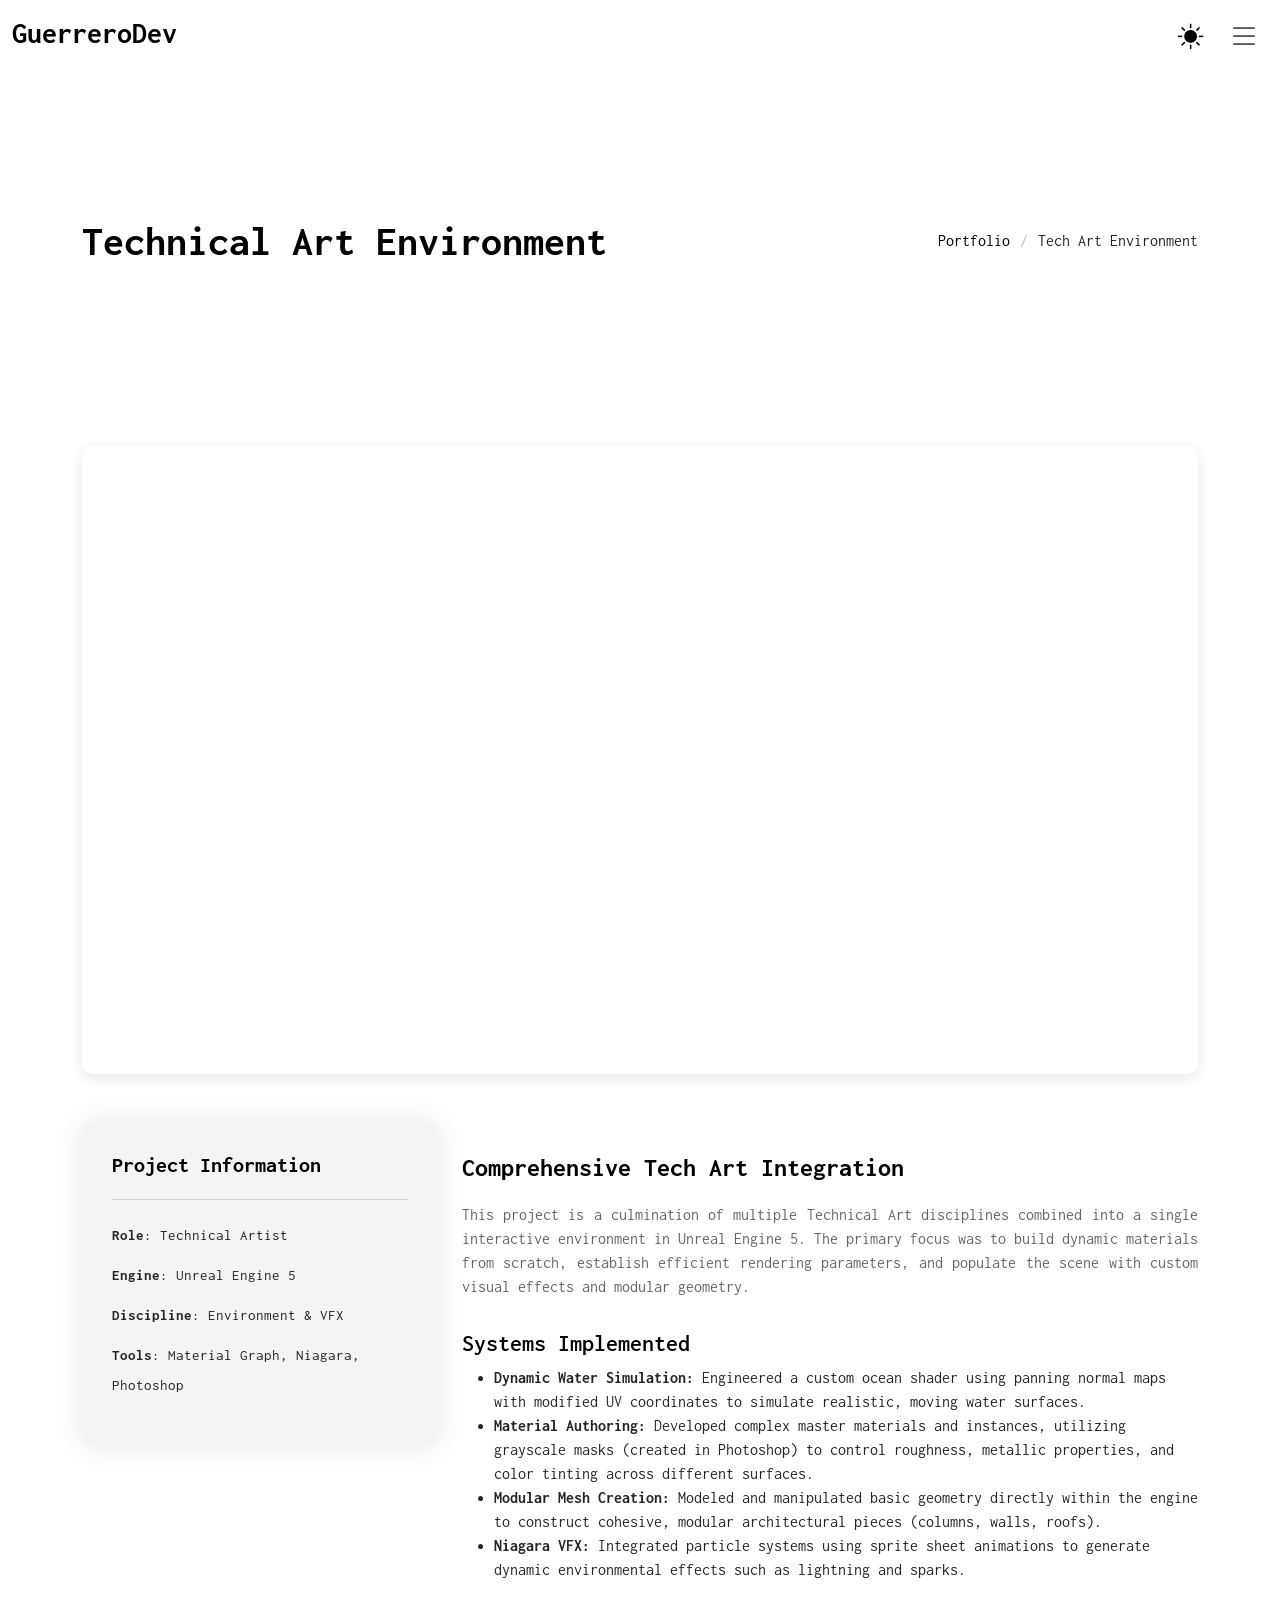
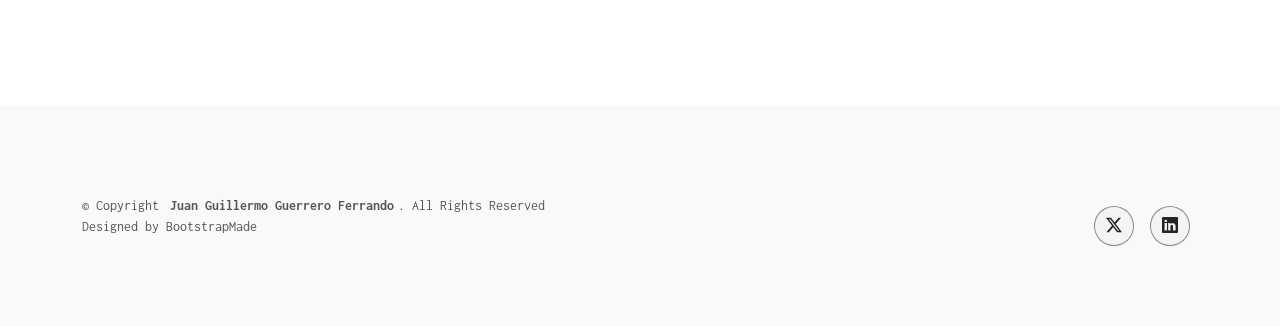
<file: tech-art-environment.html>
<!DOCTYPE html>
<html lang="en">

<head>
  <meta charset="utf-8">
  <meta content="width=device-width, initial-scale=1.0" name="viewport">
  <title>Technical Art Environment - GuerreroDev</title>
  <meta name="description" content="Technical Art environment in Unreal Engine 5 featuring custom materials, Niagara VFX, and dynamic water simulation.">
  <meta name="keywords" content="Unreal Engine 5, Technical Art, Niagara VFX, Shaders, Environment, Portfolio">

  <!-- Favicons -->
  <link href="assets/img/favicon.png?v=2" rel="icon">
  <link href="assets/img/apple-touch-icon.png?v=2" rel="apple-touch-icon">

  <!-- Fonts -->
  <link href="https://fonts.googleapis.com" rel="preconnect">
  <link href="https://fonts.gstatic.com" rel="preconnect" crossorigin>
  <link href="https://fonts.googleapis.com/css2?family=Inconsolata:wght@200;300;400;500;600;700;800;900&display=swap" rel="stylesheet">

  <!-- Vendor CSS Files -->
  <link href="assets/vendor/bootstrap/css/bootstrap.min.css" rel="stylesheet">
  <link href="assets/vendor/bootstrap-icons/bootstrap-icons.css" rel="stylesheet">
  <link href="assets/vendor/aos/aos.css" rel="stylesheet">
  <link href="assets/vendor/glightbox/css/glightbox.min.css" rel="stylesheet">
  <link href="assets/vendor/swiper/swiper-bundle.min.css" rel="stylesheet">

  <!-- Main CSS File -->
  <link href="assets/css/main.css?v=5" rel="stylesheet">
</head>

<body class="portfolio-details-page">

<header id="header" class="header d-flex align-items-center sticky-top">
    <div class="container-fluid position-relative d-flex align-items-center justify-content-between">

      <a href="index.html" class="logo d-flex align-items-center">
        <h1 class="sitename">GuerreroDev</h1>
      </a>
      <div class="d-flex align-items-center">
        <button id="theme-toggle" class="theme-btn">
          <i class="bi bi-sun-fill" id="theme-icon"></i>
        </button>
       <nav id="navmenu" class="navmenu">
          <ul>
            <li><a href="index.html">Portfolio</a></li>
            <li><a href="currently.html">Currently</a></li>
            <li><a href="about.html">About Me</a></li>
            <li><a href="contact.html">Contact</a></li>
          </ul>
          <i class="mobile-nav-toggle d-xl-none bi bi-list"></i>
        </nav>
      </div>
    </div>
  </header>

  <main class="main">

    <div class="page-title" data-aos="fade">
      <div class="container d-lg-flex justify-content-between align-items-center" style="margin-top: 30px;">
        <h1 class="mb-2 mb-lg-0">Technical Art Environment</h1>
        <nav class="breadcrumbs">
          <ol>
            <li><a href="index.html">Portfolio</a></li>
            <li class="current">Tech Art Environment</li>
          </ol>
        </nav>
      </div>
    </div>

    <section id="portfolio-details" class="portfolio-details section">
      <div class="container" data-aos="fade-up" data-aos-delay="100">

        <div class="row mb-5">
          <div class="col-12">
            <div class="video-container" style="position: relative; padding-bottom: 56.25%; height: 0; overflow: hidden; border-radius: 12px; box-shadow: 0 4px 15px rgba(0,0,0,0.1);">
              <iframe src="https://www.youtube.com/embed/sTwNOVjK2v0" 
                      style="position: absolute; top: 0; left: 0; width: 100%; height: 100%; border: 0;" 
                      allow="accelerometer; autoplay; clipboard-write; encrypted-media; gyroscope; picture-in-picture" 
                      allowfullscreen>
              </iframe>
            </div>
          </div>
        </div>

        <div class="row gy-4">
          <div class="col-lg-4">
            <div class="portfolio-info" style="background-color: #f4f4f4; padding: 30px; border-radius: 12px;">
              <h3 style="margin-bottom: 20px; font-weight: 700;">Project Information</h3>
              <ul style="list-style: none; padding: 0; line-height: 2;">
                <li><strong>Role</strong>: Technical Artist</li>
                <li><strong>Engine</strong>: Unreal Engine 5</li>
                <li><strong>Discipline</strong>: Environment & VFX</li>
                <li><strong>Tools</strong>: Material Graph, Niagara, Photoshop</li>
              </ul>
            </div>
          </div>

          <div class="col-lg-8">
            <div class="portfolio-description">
              <h2 style="font-weight: 700; margin-bottom: 20px;">Comprehensive Tech Art Integration</h2>
              <p style="text-align: justify;">
                This project is a culmination of multiple Technical Art disciplines combined into a single interactive environment in Unreal Engine 5. The primary focus was to build dynamic materials from scratch, establish efficient rendering parameters, and populate the scene with custom visual effects and modular geometry.
              </p>
              
              <h4 style="margin-top: 30px; font-weight: 600;">Systems Implemented</h4>
              <ul>
                <li><strong>Dynamic Water Simulation:</strong> Engineered a custom ocean shader using panning normal maps with modified UV coordinates to simulate realistic, moving water surfaces.</li>
                <li><strong>Material Authoring:</strong> Developed complex master materials and instances, utilizing grayscale masks (created in Photoshop) to control roughness, metallic properties, and color tinting across different surfaces.</li>
                <li><strong>Modular Mesh Creation:</strong> Modeled and manipulated basic geometry directly within the engine to construct cohesive, modular architectural pieces (columns, walls, roofs).</li>
                <li><strong>Niagara VFX:</strong> Integrated particle systems using sprite sheet animations to generate dynamic environmental effects such as lightning and sparks.</li>
              </ul>
            </div>
          </div>
        </div>

      </div>
    </section>
  </main>

  <footer id="footer" class="footer light-background mt-5" style="border-top: none;">
    <div class="container d-flex flex-column flex-md-row justify-content-between align-items-center" style="padding-top: 40px; padding-bottom: 40px;">
      <div class="copyright text-start mb-3 mb-md-0" style="font-size: 0.9rem; color: #555;">
        <p>© <span>Copyright</span> <strong class="px-1 sitename">Juan Guillermo Guerrero Ferrando</strong>. <span>All Rights Reserved</span></p>
        <p class="mb-0">Designed by BootstrapMade</p>
      </div>
      <div class="social-links d-flex">
        <a href="https://twitter.com/jowyguerrero" target="_blank" class="mx-2 text-dark" style="background: #f4f4f4; border-radius: 50%; width: 40px; height: 40px; display: flex; align-items: center; justify-content: center;"><i class="bi bi-twitter-x"></i></a>
        <a href="https://linkedin.com/in/guerrerofe/" target="_blank" class="mx-2 text-dark" style="background: #f4f4f4; border-radius: 50%; width: 40px; height: 40px; display: flex; align-items: center; justify-content: center;"><i class="bi bi-linkedin"></i></a>
      </div>
    </div>
  </footer>

  <a href="#" id="scroll-top" class="scroll-top d-flex align-items-center justify-content-center"><i class="bi bi-arrow-up-short"></i></a>

  <script src="assets/vendor/bootstrap/js/bootstrap.bundle.min.js"></script>
  <script src="assets/vendor/aos/aos.js"></script>
  <script src="assets/vendor/glightbox/js/glightbox.min.js"></script>
  <script src="assets/vendor/imagesloaded/imagesloaded.pkgd.min.js"></script>
  <script src="assets/vendor/isotope-layout/isotope.pkgd.min.js"></script>
  <script src="assets/vendor/swiper/swiper-bundle.min.js"></script>
  <script src="assets/js/main.js"></script>

</body>
</html>
</file>
<file: assets/css/main.css>
/**
* Template Name: MyPortfolio
* Template URL: https://bootstrapmade.com/myportfolio-bootstrap-portfolio-website-template/
* Updated: Aug 08 2024 with Bootstrap v5.3.3
* Author: BootstrapMade.com
* License: https://bootstrapmade.com/license/
*/

/*--------------------------------------------------------------
# Font & Color Variables
# Help: https://bootstrapmade.com/color-system/
--------------------------------------------------------------*/
/* Fonts */
:root {
  --default-font: "Inconsolata",  system-ui, -apple-system, "Segoe UI", Roboto, "Helvetica Neue", Arial, "Noto Sans", "Liberation Sans", sans-serif, "Apple Color Emoji", "Segoe UI Emoji", "Segoe UI Symbol", "Noto Color Emoji";
  --heading-font: "Inconsolata",  sans-serif;
  --nav-font: "Inconsolata",  sans-serif;
}

/* Global Colors - The following color variables are used throughout the website. Updating them here will change the color scheme of the entire website */
:root { 
  --background-color: #ffffff; /* Background color for the entire website, including individual sections */
  --default-color: #212529; /* Default color used for the majority of the text content across the entire website */
  --heading-color: #000000; /* Color for headings, subheadings and title throughout the website */
  --accent-color: #000000; /* Accent color that represents your brand on the website. It's used for buttons, links, and other elements that need to stand out */
  --surface-color: #ffffff; /* The surface color is used as a background of boxed elements within sections, such as cards, icon boxes, or other elements that require a visual separation from the global background. */
  --contrast-color: #ffffff; /* Contrast color for text, ensuring readability against backgrounds of accent, heading, or default colors. */
}

/* Nav Menu Colors - The following color variables are used specifically for the navigation menu. They are separate from the global colors to allow for more customization options */
:root {
  --nav-color: #5b5b5b;  /* The default color of the main navmenu links */
  --nav-hover-color: #000000; /* Applied to main navmenu links when they are hovered over or active */
  --nav-mobile-background-color: #f5f5f5; /* Used as the background color for mobile navigation menu */
  --nav-dropdown-background-color: #ffffff; /* Used as the background color for dropdown items that appear when hovering over primary navigation items */
  --nav-dropdown-color: #5b5b5b; /* Used for navigation links of the dropdown items in the navigation menu. */
  --nav-dropdown-hover-color: #000000; /* Similar to --nav-hover-color, this color is applied to dropdown navigation links when they are hovered over. */
}

/* Color Presets - These classes override global colors when applied to any section or element, providing reuse of the sam color scheme. */

.light-background {
  --background-color: #f9f9f9;
  --surface-color: #ffffff;
}

.dark-background {
  --background-color: #060606;
  --default-color: #ffffff;
  --heading-color: #ffffff;
  --surface-color: #252525;
  --contrast-color: #ffffff;
}

/* Smooth scroll */
:root {
  scroll-behavior: smooth;
}

/*--------------------------------------------------------------
# General Styling & Shared Classes
--------------------------------------------------------------*/
body {
  color: var(--default-color);
  background-color: var(--background-color);
  font-family: var(--default-font);
}

a {
  color: var(--accent-color);
  text-decoration: none;
  transition: 0.3s;
}

a:hover {
  color: color-mix(in srgb, var(--accent-color), transparent 25%);
  text-decoration: none;
}

h1,
h2,
h3,
h4,
h5,
h6 {
  color: var(--heading-color);
  font-family: var(--heading-font);
}

/* PHP Email Form Messages
------------------------------*/
.php-email-form .error-message {
  display: none;
  background: #df1529;
  color: #ffffff;
  text-align: left;
  padding: 15px;
  margin-bottom: 24px;
  font-weight: 600;
}

.php-email-form .sent-message {
  display: none;
  color: #ffffff;
  background: #059652;
  text-align: center;
  padding: 15px;
  margin-bottom: 24px;
  font-weight: 600;
}

.php-email-form .loading {
  display: none;
  background: var(--surface-color);
  text-align: center;
  padding: 15px;
  margin-bottom: 24px;
}

.php-email-form .loading:before {
  content: "";
  display: inline-block;
  border-radius: 50%;
  width: 24px;
  height: 24px;
  margin: 0 10px -6px 0;
  border: 3px solid var(--accent-color);
  border-top-color: var(--surface-color);
  animation: php-email-form-loading 1s linear infinite;
}

@keyframes php-email-form-loading {
  0% {
    transform: rotate(0deg);
  }

  100% {
    transform: rotate(360deg);
  }
}

/*--------------------------------------------------------------
# Global Header
--------------------------------------------------------------*/
.header {
  color: var(--default-color);
  background-color: var(--background-color);
  padding: 15px 0;
  transition: all 0.5s;
  z-index: 997;
}

.header .logo {
  line-height: 1;
}

.header .logo img {
  max-height: 32px;
  margin-right: 8px;
}

.header .logo h1 {
  font-size: 30px;
  margin: 0;
  font-weight: 700;
  color: var(--heading-color);
}

/*--------------------------------------------------------------
# Navigation Menu
--------------------------------------------------------------*/
/* Navmenu */
.mobile-nav-toggle {
  color: var(--nav-color);
  position: fixed;
  top: 20px;
  right: 20px;
  font-size: 32px;
  line-height: 0;
  cursor: pointer;
  display: block !important;
  z-index: 998;
  transition: 0.3s;
}

.mobile-nav-toggle:hover {
  color: var(--nav-hover-color);
}

.navmenu {
  position: fixed;
  top: 0;
  bottom: 0;
  right: -300px;
  z-index: 997;
  transition: 0.3s;
  width: 300px;
  overflow: hidden;
}

.navmenu ul {
  display: block;
  list-style: none;
  padding: 10px 0;
  margin: 0;
  overflow-y: auto;
  transition: 0.3s;
  z-index: 998;
}

.navmenu a,
.navmenu a:focus {
  color: var(--nav-dropdown-color);
  padding: 10px 20px;
  font-family: var(--nav-font);
  font-size: 17px;
  font-weight: 500;
  display: flex;
  align-items: center;
  justify-content: space-between;
  white-space: nowrap;
  transition: 0.3s;
}

.navmenu a i,
.navmenu a:focus i {
  font-size: 12px;
  line-height: 0;
  margin-left: 5px;
  width: 30px;
  height: 30px;
  display: flex;
  align-items: center;
  justify-content: center;
  border-radius: 50%;
  transition: 0.3s;
  background-color: color-mix(in srgb, var(--accent-color), transparent 90%);
}

.navmenu a i:hover,
.navmenu a:focus i:hover {
  background-color: var(--accent-color);
  color: var(--contrast-color);
}

.navmenu a:hover,
.navmenu .active,
.navmenu .active:focus {
  color: var(--nav-dropdown-hover-color);
}

.navmenu .active i,
.navmenu .active:focus i {
  background-color: var(--accent-color);
  color: var(--contrast-color);
  transform: rotate(180deg);
}

.navmenu .dropdown ul {
  position: static;
  display: none;
  z-index: 99;
  padding: 10px 0;
  margin: 10px 20px;
  box-shadow: none;
  transition: all 0.5s ease-in-out;
}

.navmenu .dropdown>.dropdown-active {
  display: block;
  background-color: var(--nav-dropdown-background-color);
  border: 1px solid color-mix(in srgb, var(--nav-dropdown-color), transparent 90%);
}

.mobile-nav-active {
  overflow: hidden;
}

.mobile-nav-active .mobile-nav-toggle {
  right: 310px;
  background-color: var(--surface-color);
  border-radius: 50%;
  border: 1px solid color-mix(in srgb, var(--default-color), transparent 80%);
}

.mobile-nav-active .navmenu {
  position: fixed;
  overflow: hidden;
  top: 0;
  bottom: 0;
  right: 0;
  background-color: var(--nav-mobile-background-color);
  transition: 0.3s;
}

/*--------------------------------------------------------------
# Global Footer
--------------------------------------------------------------*/
.footer {
  color: var(--default-color);
  background-color: var(--background-color);
  font-size: 14px;
  padding: 40px 0;
  position: relative;
}

.footer .copyright p {
  margin-bottom: 0;
}

.footer .social-links {
  margin-top: 20px;
}

.footer .social-links a {
  display: flex;
  align-items: center;
  justify-content: center;
  width: 40px;
  height: 40px;
  border-radius: 50%;
  border: 1px solid color-mix(in srgb, var(--default-color), transparent 50%);
  font-size: 16px;
  color: color-mix(in srgb, var(--default-color), transparent 50%);
  margin: 0 5px;
  transition: 0.3s;
}

.footer .social-links a:hover {
  color: var(--accent-color);
  border-color: var(--accent-color);
}

.footer .credits {
  margin-top: 10px;
  font-size: 13px;
  text-align: center;
}

/*--------------------------------------------------------------
# Preloader
--------------------------------------------------------------*/
#preloader {
  position: fixed;
  inset: 0;
  z-index: 9999;
  overflow: hidden;
  background-color: var(--background-color);
  transition: all 0.6s ease-out;
}

#preloader:before {
  content: "";
  position: fixed;
  top: calc(50% - 30px);
  left: calc(50% - 30px);
  border: 6px solid var(--accent-color);
  border-top-color: color-mix(in srgb, var(--accent-color), transparent 90%);
  border-radius: 50%;
  width: 60px;
  height: 60px;
  animation: animate-preloader 1s linear infinite;
}

@keyframes animate-preloader {
  0% {
    transform: rotate(0deg);
  }

  100% {
    transform: rotate(360deg);
  }
}

/*--------------------------------------------------------------
# Scroll Top Button
--------------------------------------------------------------*/
.scroll-top {
  position: fixed;
  visibility: hidden;
  opacity: 0;
  right: 15px;
  bottom: -15px;
  z-index: 99999;
  background-color: var(--accent-color);
  width: 44px;
  height: 44px;
  border-radius: 50px;
  transition: all 0.4s;
}

.scroll-top i {
  font-size: 24px;
  color: var(--contrast-color);
  line-height: 0;
}

.scroll-top:hover {
  background-color: color-mix(in srgb, var(--accent-color), transparent 20%);
  color: var(--contrast-color);
}

.scroll-top.active {
  visibility: visible;
  opacity: 1;
  bottom: 15px;
}

/*--------------------------------------------------------------
# Disable aos animation delay on mobile devices
--------------------------------------------------------------*/
@media screen and (max-width: 768px) {
  [data-aos-delay] {
    transition-delay: 0 !important;
  }
}

/*--------------------------------------------------------------
# Global Page Titles & Breadcrumbs
--------------------------------------------------------------*/
.page-title {
  color: var(--default-color);
  background-color: var(--background-color);
  padding: 120px 0;
  text-align: center;
  position: relative;
}

.page-title h1 {
  font-size: 42px;
  font-weight: 700;
  margin-bottom: 10px;
}

.page-title .breadcrumbs ol {
  display: flex;
  flex-wrap: wrap;
  list-style: none;
  justify-content: center;
  padding: 0;
  margin: 0;
  font-size: 16px;
  font-weight: 400;
}

.page-title .breadcrumbs ol li+li {
  padding-left: 10px;
}

.page-title .breadcrumbs ol li+li::before {
  content: "/";
  display: inline-block;
  padding-right: 10px;
  color: color-mix(in srgb, var(--default-color), transparent 70%);
}

/*--------------------------------------------------------------
# Global Sections
--------------------------------------------------------------*/
section,
.section {
  color: var(--default-color);
  background-color: var(--background-color);
  padding: 60px 0;
  scroll-margin-top: 90px;
  overflow: clip;
}

@media (max-width: 1199px) {

  section,
  .section {
    scroll-margin-top: 66px;
  }
}

/*--------------------------------------------------------------
# Global Section Titles
--------------------------------------------------------------*/
.section-title {
  text-align: center;
  padding-bottom: 60px;
  position: relative;
}

.section-title h2 {
  font-size: 32px;
  font-weight: 400;
  margin-bottom: 15px;
}

.section-title p {
  margin-bottom: 0;
}

/*--------------------------------------------------------------
# Portfolio Section
--------------------------------------------------------------*/
.portfolio .portfolio-info h3 {
  font-size: 24px;
  margin-bottom: 5px;
}

.portfolio .portfolio-info p {
  font-size: 15px;
}

.portfolio .portfolio-filters {
  padding: 0;
  margin: 0 auto 20px auto;
  list-style: none;
}

.portfolio .portfolio-filters li {
  cursor: pointer;
  display: inline-block;
  padding: 0;
  font-size: 16px;
  font-weight: 400;
  margin: 0 10px;
  line-height: 1;
  margin-bottom: 5px;
  transition: all 0.3s ease-in-out;
}

.portfolio .portfolio-filters li:hover,
.portfolio .portfolio-filters li.filter-active {
  border-bottom: 2px solid var(--default-color);
  padding-bottom: 3px;
}

.portfolio .portfolio-filters li:first-child {
  margin-left: 0;
}

.portfolio .portfolio-filters li:last-child {
  margin-right: 5px;
}

@media (max-width: 575px) {
  .portfolio .portfolio-filters li {
    font-size: 14px;
    margin: 0 5px;
  }
}

.portfolio .portfolio-content {
  position: relative;
  overflow: hidden;
}

.portfolio .portfolio-content img {
  transition: 0.3s;
}

.portfolio .portfolio-content .portfolio-info {
  opacity: 0;
  position: absolute;
  inset: 0;
  z-index: 3;
  transition: all ease-in-out 0.3s;
  background: rgba(0, 0, 0, 0.6);
  padding: 15px;
  display: flex;
  align-items: center;
  justify-content: center;
  flex-direction: column;
}

.portfolio .portfolio-content .portfolio-info h4 {
  font-size: 18px;
  mask-border: 0;
  font-weight: 400;
  color: #ffffff;
  display: inline-block;
}

.portfolio .portfolio-content .portfolio-info p {
  text-align: center;
  display: inline-block;
  font-size: 14px;
  font-weight: 400;
  color: rgba(255, 255, 255, 0.8);
}

.portfolio .portfolio-content .portfolio-info .preview-link,
.portfolio .portfolio-content .portfolio-info .details-link {
  font-size: 26px;
  color: #fff;
  transition: 0.3s;
  line-height: 1.2;
}

.portfolio .portfolio-content .portfolio-info .preview-link:hover,
.portfolio .portfolio-content .portfolio-info .details-link:hover {
  color: var(--accent-color);
}

.portfolio .portfolio-content .portfolio-info .details-link {
  left: 50%;
  font-size: 34px;
  line-height: 0;
}

.portfolio .portfolio-content:hover .portfolio-info {
  opacity: 1;
}

.portfolio .portfolio-content:hover img {
  transform: scale(1.1);
}

/*--------------------------------------------------------------
# Clients Section
--------------------------------------------------------------*/
.clients .swiper-slide img {
  opacity: 0.5;
  transition: 0.3s;
  filter: grayscale(100);
}

.clients .swiper-slide img:hover {
  filter: none;
  opacity: 1;
}

.clients .swiper-wrapper {
  height: auto;
}

.clients .swiper-pagination {
  margin-top: 20px;
  position: relative;
}

.clients .swiper-pagination .swiper-pagination-bullet {
  width: 12px;
  height: 12px;
  opacity: 1;
  background-color: color-mix(in srgb, var(--default-color), transparent 80%);
}

.clients .swiper-pagination .swiper-pagination-bullet-active {
  background-color: var(--accent-color);
}

/*--------------------------------------------------------------
# Services Section
--------------------------------------------------------------*/
.services .service-item {
  background-color: var(--surface-color);
  padding: 40px;
  box-shadow: 0px 0 30px rgba(0, 0, 0, 0.1);
  height: 100%;
}

.services .service-item .icon {
  width: 48px;
  height: 48px;
  position: relative;
  margin-bottom: 50px;
}

.services .service-item .icon i {
  color: color-mix(in srgb, var(--heading-color), transparent 30%);
  font-size: 56px;
  transition: ease-in-out 0.3s;
  z-index: 2;
  position: relative;
}

.services .service-item .icon:before {
  position: absolute;
  content: "";
  height: 100%;
  width: 100%;
  background: color-mix(in srgb, var(--heading-color), transparent 95%);
  border-radius: 50px;
  z-index: 1;
  top: 10px;
  right: -20px;
  transition: 0.3s;
}

.services .service-item h3 {
  color: color-mix(in srgb, var(--heading-color), transparent 20%);
  font-weight: 700;
  margin: 0 0 20px 0;
  padding-bottom: 8px;
  font-size: 22px;
  position: relative;
  display: inline-block;
  border-bottom: 4px solid color-mix(in srgb, var(--heading-color), transparent 90%);
  transition: 0.3s;
}

.services .service-item p {
  line-height: 24px;
  font-size: 14px;
  margin-bottom: 0;
}

.services .service-item .readmore {
  margin-top: 15px;
  display: inline-block;
  color: color-mix(in srgb, var(--default-color), transparent 30%);
}

.services .service-item:hover .icon i {
  color: var(--heading-color);
}

.services .service-item:hover .icon:before {
  background: color-mix(in srgb, var(--heading-color), transparent 90%);
}

.services .service-item:hover h3 {
  border-color: color-mix(in srgb, var(--accent-color), transparent 70%);
  color: var(--heading-color);
}

.services .service-item:hover .readmore {
  color: var(--accent-color);
}

/*--------------------------------------------------------------
# Testimonials Section
--------------------------------------------------------------*/
.testimonials .section-header {
  margin-bottom: 40px;
}

.testimonials .testimonials-carousel,
.testimonials .testimonials-slider {
  overflow: hidden;
}

.testimonials .testimonial-item {
  text-align: center;
}

.testimonials .testimonial-item .testimonial-img {
  width: 120px;
  border-radius: 50%;
  border: 4px solid var(--background-color);
  margin: 0 auto;
}

.testimonials .testimonial-item h3 {
  font-size: 20px;
  font-weight: bold;
  margin: 10px 0 5px 0;
}

.testimonials .testimonial-item h4 {
  font-size: 14px;
  color: color-mix(in srgb, var(--default-color), transparent 40%);
  margin: 0 0 15px 0;
}

.testimonials .testimonial-item .stars {
  margin-bottom: 15px;
}

.testimonials .testimonial-item .stars i {
  color: #ffc107;
  margin: 0 1px;
}

.testimonials .testimonial-item .quote-icon-left,
.testimonials .testimonial-item .quote-icon-right {
  color: color-mix(in srgb, var(--accent-color), transparent 50%);
  font-size: 26px;
  line-height: 0;
}

.testimonials .testimonial-item .quote-icon-left {
  display: inline-block;
  left: -5px;
  position: relative;
}

.testimonials .testimonial-item .quote-icon-right {
  display: inline-block;
  right: -5px;
  position: relative;
  top: 10px;
  transform: scale(-1, -1);
}

.testimonials .testimonial-item p {
  font-style: italic;
  margin: 0 auto 15px auto;
}

.testimonials .swiper-wrapper {
  height: auto;
}

.testimonials .swiper-pagination {
  margin-top: 20px;
  position: relative;
}

.testimonials .swiper-pagination .swiper-pagination-bullet {
  width: 12px;
  height: 12px;
  opacity: 1;
  background-color: color-mix(in srgb, var(--default-color), transparent 85%);
}

.testimonials .swiper-pagination .swiper-pagination-bullet-active {
  background-color: var(--accent-color);
}

@media (min-width: 992px) {
  .testimonials .testimonial-item p {
    width: 80%;
  }
}

/*--------------------------------------------------------------
# About Section
--------------------------------------------------------------*/
.about .content h2 {
  font-weight: 700;
  font-size: 24px;
}

.about .content ul {
  list-style: none;
  padding: 0;
}

.about .content ul li {
  margin-bottom: 20px;
  display: flex;
  align-items: center;
}

.about .content ul strong {
  margin-right: 10px;
}

.about .content ul i {
  font-size: 16px;
  margin-right: 5px;
  color: var(--accent-color);
  line-height: 0;
}

/*--------------------------------------------------------------
# Resume Section
--------------------------------------------------------------*/
.resume .resume-title {
  color: var(--heading-color);
  font-size: 26px;
  font-weight: 700;
  margin-top: 20px;
  margin-bottom: 20px;
}

.resume .resume-item {
  padding: 0 0 20px 20px;
  margin-top: -2px;
  border-left: 2px solid var(--accent-color);
  position: relative;
}

.resume .resume-item h4 {
  line-height: 18px;
  font-size: 18px;
  font-weight: 600;
  text-transform: uppercase;
  color: color-mix(in srgb, var(--default-color), transparent 20%);
  margin-bottom: 10px;
}

.resume .resume-item h5 {
  font-size: 16px;
  padding: 5px 15px;
  display: inline-block;
  font-weight: 600;
  margin-bottom: 10px;
}

.resume .resume-item ul {
  padding-left: 20px;
}

.resume .resume-item ul li {
  padding-bottom: 10px;
}

.resume .resume-item:last-child {
  padding-bottom: 0;
}

.resume .resume-item::before {
  content: "";
  position: absolute;
  width: 16px;
  height: 16px;
  border-radius: 50px;
  left: -9px;
  top: 0;
  background: var(--background-color);
  border: 2px solid var(--accent-color);
}

/*--------------------------------------------------------------
# Pricing Section
--------------------------------------------------------------*/
.pricing .pricing-item {
  background-color: var(--surface-color);
  padding: 60px 40px;
  box-shadow: 0 3px 20px -2px rgba(0, 0, 0, 0.1);
  height: 100%;
  position: relative;
}

.pricing h3 {
  font-weight: 600;
  margin-bottom: 15px;
  font-size: 20px;
}

.pricing h4 {
  font-size: 48px;
  color: var(--accent-color);
  font-family: var(--heading-font);
  font-weight: 400;
}

.pricing h4 sup {
  font-size: 28px;
}

.pricing h4 span {
  color: color-mix(in srgb, var(--default-color), transparent 60%);
  font-size: 18px;
}

.pricing ul {
  padding: 20px 0;
  list-style: none;
  color: color-mix(in srgb, var(--default-color), transparent 30%);
  text-align: left;
  line-height: 20px;
}

.pricing ul li {
  padding: 10px 0;
  display: flex;
  align-items: center;
}

.pricing ul i {
  color: #059652;
  font-size: 24px;
  padding-right: 3px;
}

.pricing ul .na {
  color: color-mix(in srgb, var(--default-color), transparent 60%);
}

.pricing ul .na i {
  color: color-mix(in srgb, var(--default-color), transparent 60%);
}

.pricing ul .na span {
  text-decoration: line-through;
}

.pricing .buy-btn {
  color: color-mix(in srgb, var(--default-color), transparent 40%);
  background-color: var(--background-color);
  display: inline-block;
  padding: 8px 35px 10px 35px;
  border-radius: 4px;
  border: 1px solid color-mix(in srgb, var(--default-color), transparent 60%);
  transition: none;
  font-size: 16px;
  font-weight: 500;
  font-family: var(--heading-font);
  transition: 0.3s;
}

.pricing .buy-btn:hover {
  background: var(--accent-color);
  border-color: var(--accent-color);
  color: var(--contrast-color);
}

.pricing .featured {
  z-index: 10;
}

.pricing .featured .pricing-item {
  background: var(--accent-color);
}

@media (min-width: 992px) {
  .pricing .featured .pricing-item {
    transform: scale(1.02, 1.1);
  }
}

.pricing .featured h3,
.pricing .featured h4,
.pricing .featured h4 span,
.pricing .featured ul,
.pricing .featured ul .na,
.pricing .featured ul i,
.pricing .featured ul .na i {
  color: var(--contrast-color);
}

.pricing .featured .buy-btn {
  background: var(--accent-color);
  color: var(--contrast-color);
  border-color: var(--contrast-color);
}

.pricing .featured .buy-btn:hover {
  background: color-mix(in srgb, var(--background-color), transparent 92%);
}

/*--------------------------------------------------------------
# Alt Pricing Section
--------------------------------------------------------------*/
.alt-pricing .pricing-item {
  border-bottom: 1px dashed color-mix(in srgb, var(--default-color), transparent 60%);
  width: 100%;
  height: 100%;
  padding: 0 0 15px 0;
}

.alt-pricing .pricing-item h3 {
  margin: 0;
  font-size: 20px;
  font-weight: 600;
}

.alt-pricing .pricing-item h4 {
  margin: 0;
  font-size: 18px;
  color: var(--accent-color);
}

/*--------------------------------------------------------------
# Portfolio Details Section
--------------------------------------------------------------*/
.portfolio-details .portfolio-details-slider img {
  width: 100%;
}

.portfolio-details .portfolio-details-slider .swiper-pagination {
  margin-top: 20px;
  position: relative;
}

.portfolio-details .portfolio-details-slider .swiper-pagination .swiper-pagination-bullet {
  width: 12px;
  height: 12px;
  background-color: color-mix(in srgb, var(--default-color), transparent 85%);
  opacity: 1;
}

.portfolio-details .portfolio-details-slider .swiper-pagination .swiper-pagination-bullet-active {
  background-color: var(--accent-color);
}

.portfolio-details .portfolio-info {
  background-color: var(--surface-color);
  padding: 30px;
  box-shadow: 0px 0 30px rgba(0, 0, 0, 0.1);
}

.portfolio-details .portfolio-info h3 {
  font-size: 22px;
  font-weight: 700;
  margin-bottom: 20px;
  padding-bottom: 20px;
  border-bottom: 1px solid color-mix(in srgb, var(--default-color), transparent 85%);
}

.portfolio-details .portfolio-info ul {
  list-style: none;
  padding: 0;
  font-size: 15px;
}

.portfolio-details .portfolio-info ul li+li {
  margin-top: 10px;
}

.portfolio-details .portfolio-description {
  padding-top: 30px;
}

.portfolio-details .portfolio-description h2 {
  font-size: 26px;
  font-weight: 700;
  margin-bottom: 20px;
}

.portfolio-details .portfolio-description p {
  padding: 0;
  color: color-mix(in srgb, var(--default-color), transparent 30%);
}

/*--------------------------------------------------------------
# Service Details Section
--------------------------------------------------------------*/
.service-details .services-list {
  background-color: var(--surface-color);
  padding: 10px 30px;
  border: 1px solid color-mix(in srgb, var(--default-color), transparent 90%);
  margin-bottom: 20px;
}

.service-details .services-list a {
  display: block;
  line-height: 1;
  padding: 8px 0 8px 15px;
  border-left: 3px solid color-mix(in srgb, var(--default-color), transparent 70%);
  margin: 20px 0;
  color: color-mix(in srgb, var(--default-color), transparent 20%);
  transition: 0.3s;
}

.service-details .services-list a.active {
  color: var(--heading-color);
  font-weight: 700;
  border-color: var(--accent-color);
}

.service-details .services-list a:hover {
  border-color: var(--accent-color);
}

.service-details .services-img {
  margin-bottom: 20px;
}

.service-details h3 {
  font-size: 26px;
  font-weight: 700;
}

.service-details h4 {
  font-size: 20px;
  font-weight: 700;
}

.service-details p {
  font-size: 15px;
}

.service-details ul {
  list-style: none;
  padding: 0;
  font-size: 15px;
}

.service-details ul li {
  padding: 5px 0;
  display: flex;
  align-items: center;
}

.service-details ul i {
  font-size: 20px;
  margin-right: 8px;
  color: var(--accent-color);
}

/*--------------------------------------------------------------
# Starter Section Section
--------------------------------------------------------------*/
.starter-section {
  /* Add your styles here */
}

/*--------------------------------------------------------------
# Contact Section
--------------------------------------------------------------*/
.contact {
  background-image: url("../img/contact-bg.png");
  background-position: left center;
  background-repeat: no-repeat;
  position: relative;
}

@media (max-width: 640px) {
  .contact {
    background-position: center 50px;
    background-size: contain;
  }
}

.contact:before {
  content: "";
  background: color-mix(in srgb, var(--background-color), transparent 30%);
  position: absolute;
  bottom: 0;
  top: 0;
  left: 0;
  right: 0;
}

.contact .info-item+.info-item {
  margin-top: 40px;
}

.contact .info-item i {
  background: var(--accent-color);
  color: var(--contrast-color);
  font-size: 20px;
  width: 44px;
  height: 44px;
  display: flex;
  justify-content: center;
  align-items: center;
  border-radius: 50px;
  transition: all 0.3s ease-in-out;
  margin-right: 15px;
}

.contact .info-item h3 {
  padding: 0;
  font-size: 18px;
  font-weight: 700;
  margin-bottom: 5px;
}

.contact .info-item p {
  padding: 0;
  margin-bottom: 0;
  font-size: 14px;
}

.contact .php-email-form {
  height: 100%;
}

.contact .php-email-form input[type=text],
.contact .php-email-form input[type=email],
.contact .php-email-form textarea {
  font-size: 14px;
  padding: 10px 15px;
  box-shadow: none;
  border-radius: 0;
  color: var(--default-color);
  background-color: color-mix(in srgb, var(--background-color), transparent 50%);
  border-color: color-mix(in srgb, var(--default-color), transparent 80%);
}

.contact .php-email-form input[type=text]:focus,
.contact .php-email-form input[type=email]:focus,
.contact .php-email-form textarea:focus {
  border-color: var(--accent-color);
}

.contact .php-email-form input[type=text]::placeholder,
.contact .php-email-form input[type=email]::placeholder,
.contact .php-email-form textarea::placeholder {
  color: color-mix(in srgb, var(--default-color), transparent 70%);
}

.contact .php-email-form button[type=submit] {
  color: var(--contrast-color);
  background: var(--accent-color);
  border: 0;
  padding: 10px 30px;
  transition: 0.4s;
  border-radius: 50px;
}

.contact .php-email-form button[type=submit]:hover {
  background: color-mix(in srgb, var(--accent-color), transparent 20%);
}

/* ==========================================================================
   Dark Mode Overrides
   ========================================================================== */
[data-theme="dark"] {
  --background-color: #121212 !important;
  --default-color: #e0e0e0 !important;
  --heading-color: #ffffff !important;
  --surface-color: #1e1e1e !important;
  --nav-mobile-background-color: #121212 !important;
  --nav-dropdown-background-color: #1e1e1e !important;
}

[data-theme="dark"] body {
  background-color: var(--background-color);
  color: var(--default-color);
}

[data-theme="dark"] .header {
  background-color: rgba(18, 18, 18, 0.9) !important;
}

[data-theme="dark"] .light-background,
[data-theme="dark"] .portfolio-details .portfolio-info {
  background-color: var(--surface-color) !important;
  color: var(--default-color) !important;
}

[data-theme="dark"] .portfolio-info h3,
[data-theme="dark"] .portfolio-info h4,
[data-theme="dark"] h1, [data-theme="dark"] h2, 
[data-theme="dark"] h3, [data-theme="dark"] h4 {
  color: var(--heading-color) !important;
}

[data-theme="dark"] .footer {
  background-color: #121212 !important;
  border-top: 1px solid #333 !important;
}

[data-theme="dark"] .social-links a {
  background-color: transparent !important;
  border: 1px solid var(--default-color) !important;
  color: var(--default-color) !important;
}
[data-theme="dark"] .social-links a i {
  color: var(--default-color) !important;
}
[data-theme="dark"] .social-links a:hover {
  background-color: var(--default-color) !important;
}
[data-theme="dark"] .social-links a:hover i {
  color: var(--background-color) !important;
}

[data-theme="dark"] .navmenu ul,
[data-theme="dark"].mobile-nav-active .navmenu {
  background-color: var(--background-color) !important;
}
[data-theme="dark"] .navmenu a,
[data-theme="dark"] .navmenu a:focus,
[data-theme="dark"] .mobile-nav-toggle {
  color: var(--default-color) !important;
}
[data-theme="dark"] .navmenu a:hover,
[data-theme="dark"] .navmenu .active,
[data-theme="dark"] .navmenu .active:focus {
  color: var(--heading-color) !important;
}

[data-theme="dark"] .footer .copyright,
[data-theme="dark"] .footer .copyright p,
[data-theme="dark"] .footer .credits,
[data-theme="dark"] .footer .sitename {
  color: var(--default-color) !important;
}


[data-theme="dark"] .breadcrumbs a {
  color: var(--default-color) !important;
}
[data-theme="dark"] .breadcrumbs a:hover {
  color: var(--heading-color) !important;
  text-decoration: underline !important;
}
[data-theme="dark"] .breadcrumbs li+li::before {
  color: color-mix(in srgb, var(--default-color), transparent 50%) !important;
}

.theme-btn {
  background: none !important;
  border: none !important;
  cursor: pointer !important;
  color: var(--heading-color) !important;
  font-size: 1.6rem !important;
  z-index: 9999 !important;
  display: flex !important;
  align-items: center !important;
  
  position: fixed !important;
  top: 18px !important;
  right: 70px !important;
  margin: 0 !important;
}
</file>
